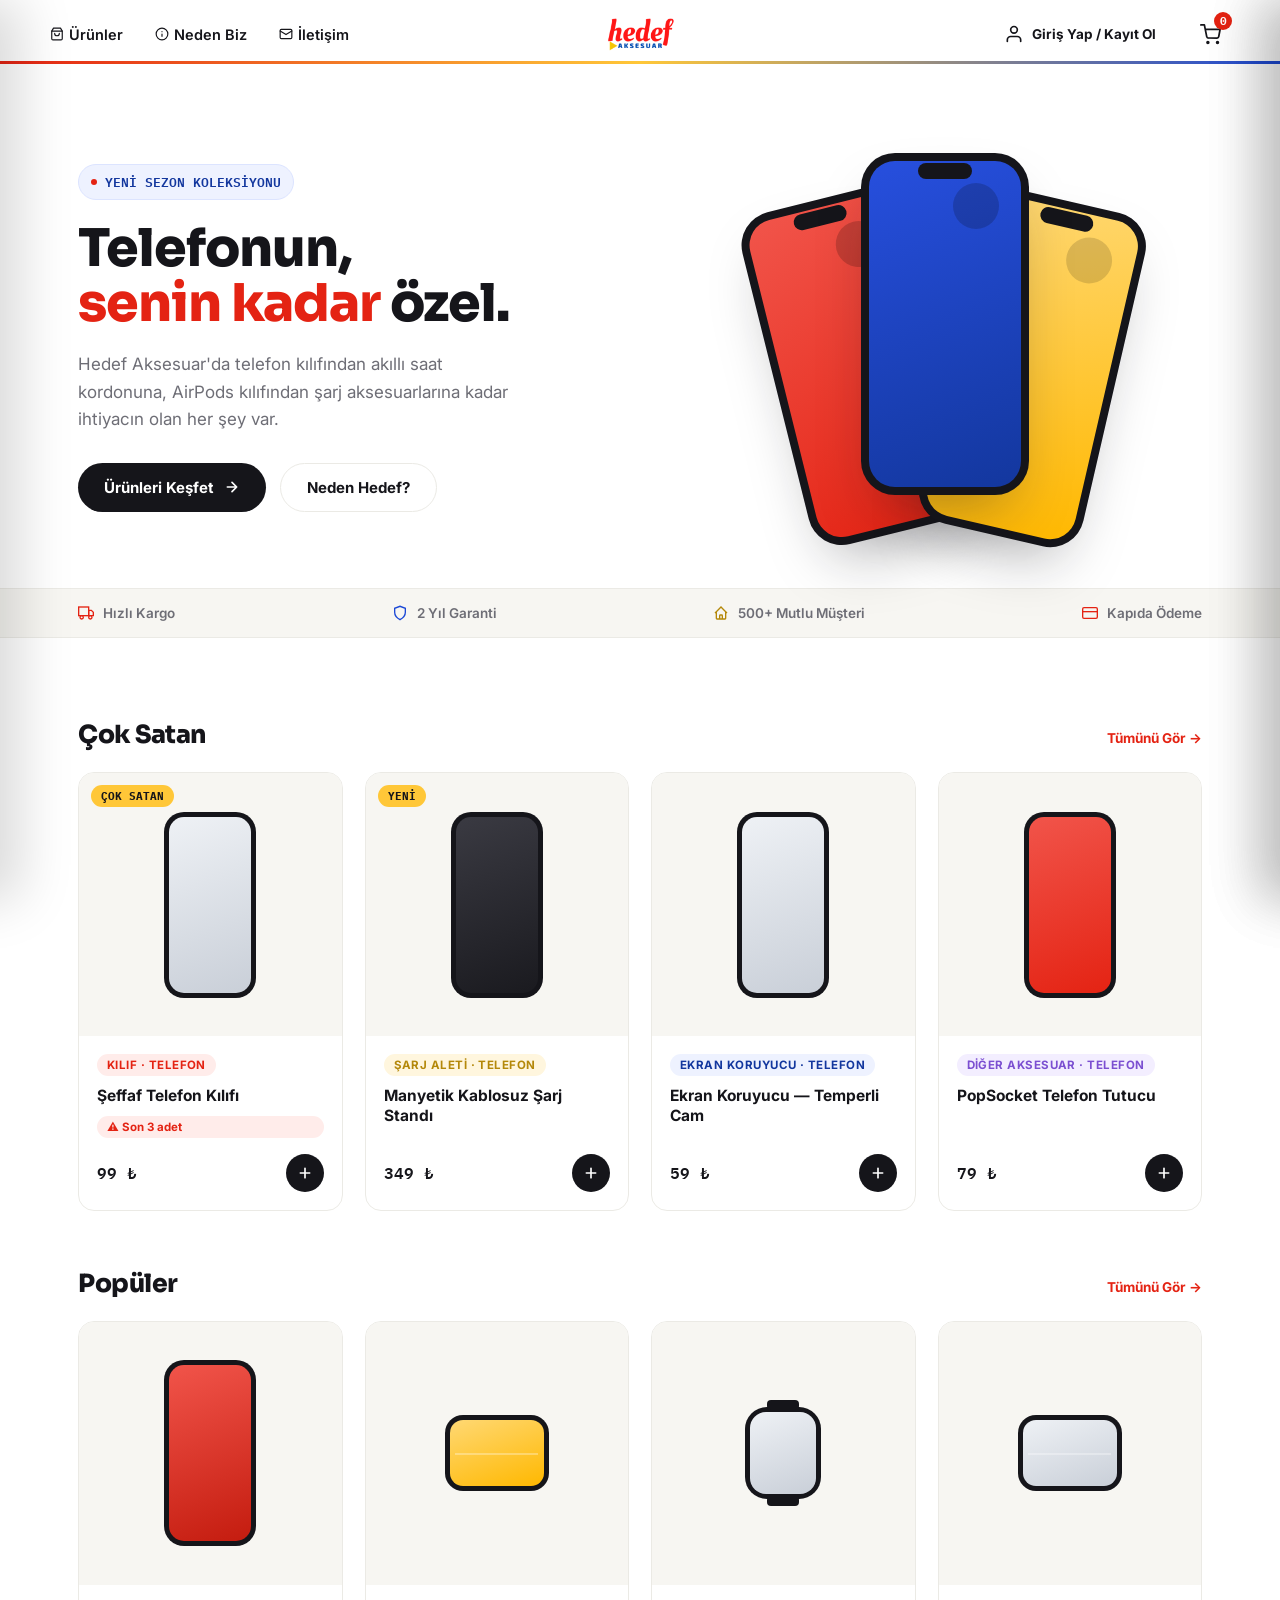
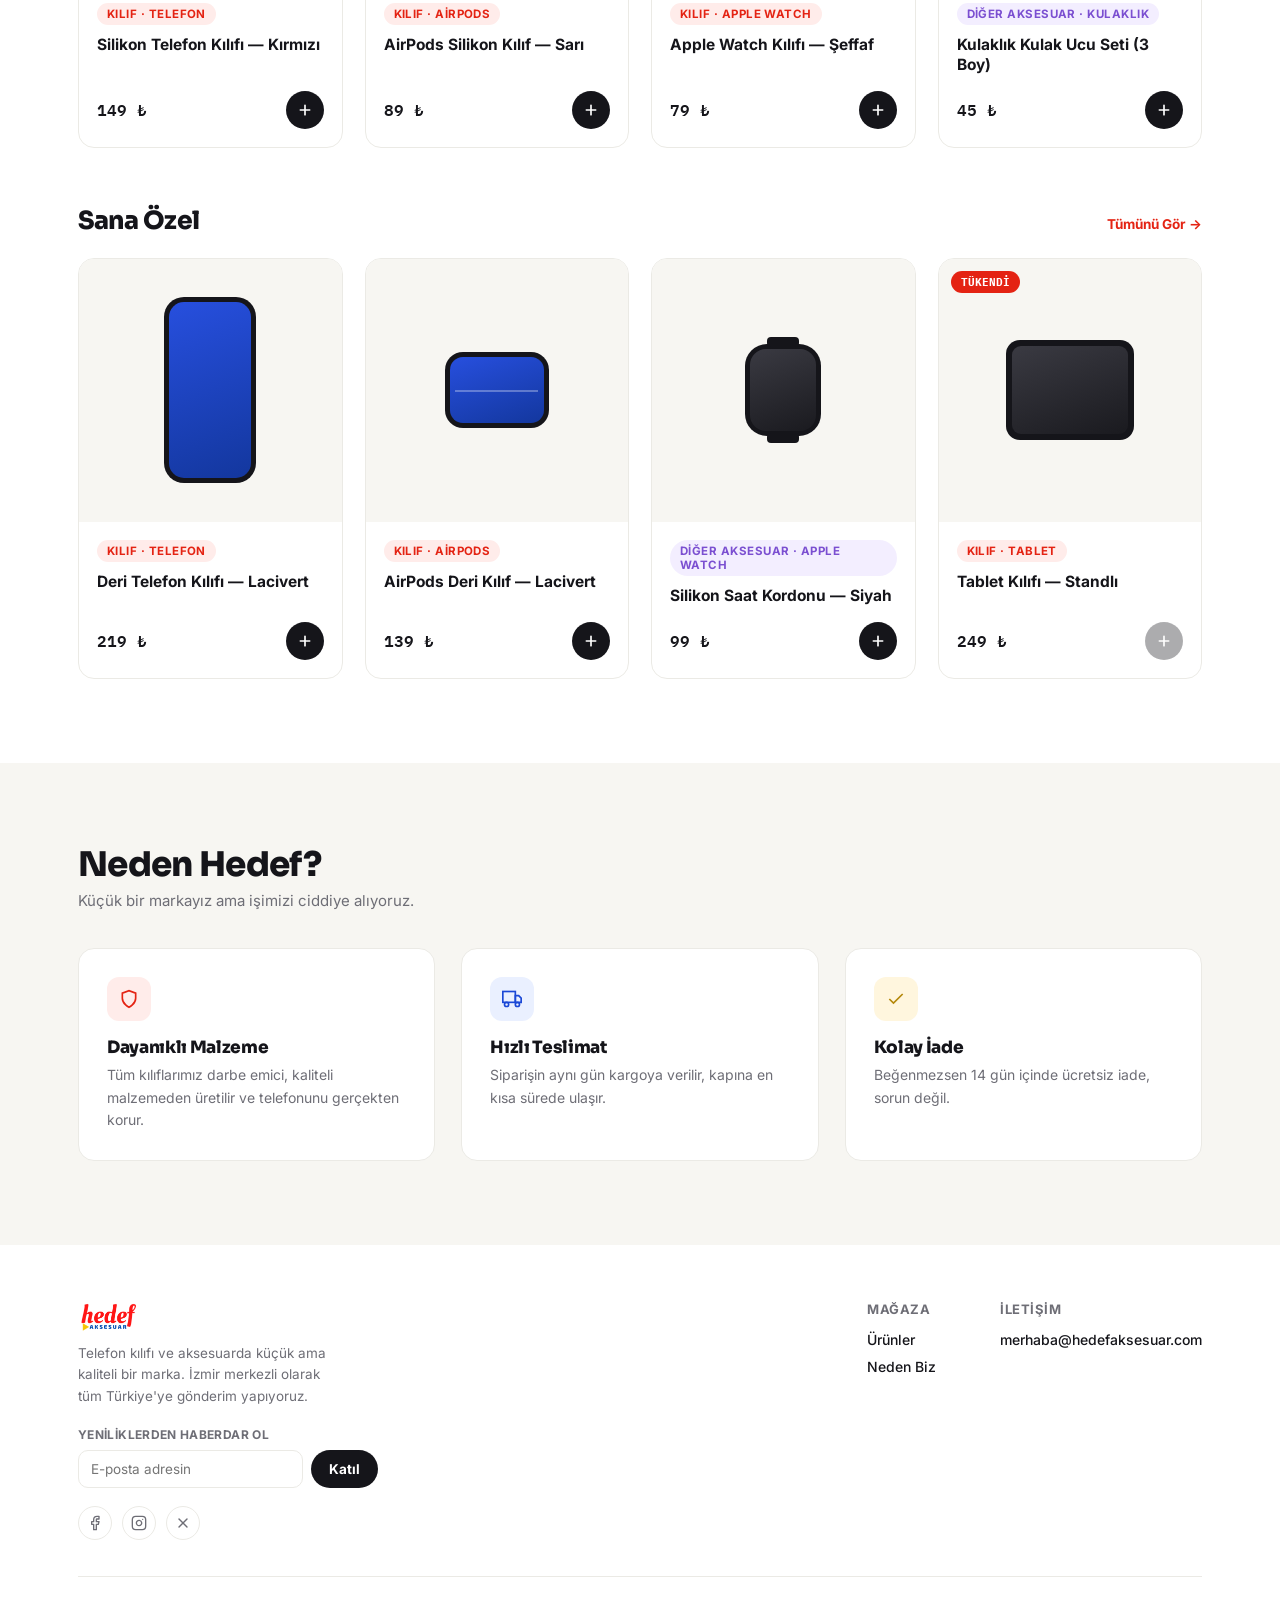
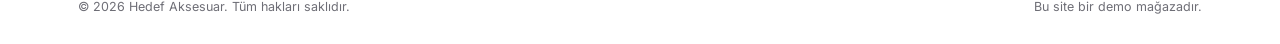
<file: hedef-aksesuar-tekdosya.html>
<!DOCTYPE html>
<html lang="tr">
<head>
<meta charset="UTF-8">
<script>(function(){try{var t=localStorage.getItem('hedefAksesuarTheme')||'system';var dark=t==='dark'||(t==='system'&&window.matchMedia('(prefers-color-scheme: dark)').matches);if(dark)document.documentElement.setAttribute('data-theme','dark');}catch(e){}})();</script>
<meta name="viewport" content="width=device-width, initial-scale=1.0">
<title>Hedef Aksesuar — Telefon Kılıfı ve Aksesuar</title>
<link rel="preconnect" href="https://fonts.googleapis.com">
<link rel="preconnect" href="https://fonts.gstatic.com" crossorigin>
<link href="https://fonts.googleapis.com/css2?family=Sora:wght@400;600;700;800&family=Inter:wght@400;500;600&family=IBM+Plex+Mono:wght@500;600&display=swap" rel="stylesheet">
<style>
  :root{
    --bg:#FFFFFF;
    --bg-soft:#F7F6F2;
    --surface:#FFFFFF;
    --ink:#15151A;
    --muted:#6E6E76;
    --line:#EBEAE5;
    --red:#E42313;
    --red-dark:#C41C0F;
    --blue:#1B48D6;
    --blue-dark:#13379E;
    --yellow:#FFC738;
    --radius:16px;
    --shadow: 0 10px 30px rgba(20,20,25,0.07);
    --fixed-dark:#15151A;
    --solid:#15151A;
    --solid-text:#FFFFFF;
    --status-red-bg:#FFECEA; --status-red-text:#E42313;
    --status-amber-bg:#FFF6DE; --status-amber-text:#B4880A;
    --status-blue-bg:#EEF2FF; --status-blue-text:#13379E;
    --status-purple-bg:#F3EEFF; --status-purple-text:#7B4FD1;
    --status-green-bg:#EAF7EC; --status-green-text:#1E7B34;
  }
  :root[data-theme="dark"]{
    --bg:#18181C;
    --bg-soft:#1E1E23;
    --surface:#232329;
    --ink:#EDEDEC;
    --muted:#9C9CA6;
    --line:#38383F;
    --shadow: 0 10px 30px rgba(0,0,0,0.45);
    --solid:#EDEDEC;
    --solid-text:#18181C;
    --status-red-bg:rgba(228,35,19,0.16); --status-red-text:#FF8A7E;
    --status-amber-bg:rgba(180,136,10,0.24); --status-amber-text:#E4B558;
    --status-blue-bg:rgba(27,72,214,0.22); --status-blue-text:#93ABF2;
    --status-purple-bg:rgba(123,79,209,0.24); --status-purple-text:#C7ABF3;
    --status-green-bg:rgba(30,123,52,0.22); --status-green-text:#74CE92;
  }
  *{box-sizing:border-box; margin:0; padding:0;}
  html{scroll-behavior:smooth; height:100%;}
  body{
    font-family:'Inter',sans-serif;
    color:var(--ink);
    background:var(--bg);
    -webkit-font-smoothing:antialiased;
    overflow-x:hidden;
    display:flex;
    flex-direction:column;
    min-height:100vh;
  }
  h1,h2,h3,.display{
    font-family:'Sora',sans-serif;
    font-weight:800;
    letter-spacing:-0.02em;
    line-height:1.05;
  }
  .mono{font-family:'IBM Plex Mono',monospace;}
  a{color:inherit; text-decoration:none;}
  img{display:block; max-width:100%;}
  button{font-family:inherit; cursor:pointer; border:none; background:none; color:inherit;}
  .wrap{max-width:1180px; margin:0 auto; padding:0 28px;}
  ::selection{background:var(--yellow); color:var(--fixed-dark);}

  /* focus visibility */
  a:focus-visible, button:focus-visible, input:focus-visible{
    outline:2px solid var(--blue);
    outline-offset:3px;
    border-radius:6px;
  }

  @media (prefers-reduced-motion: reduce){
    *{animation-duration:0.001ms !important; transition-duration:0.001ms !important;}
  }

  /* ---------- HEADER ---------- */
  header{
    position:sticky; top:0; z-index:60;
    background:rgba(255,255,255,0.86);
    backdrop-filter:blur(10px);
  }
  :root[data-theme="dark"] header{
    background:rgba(24,24,28,0.86);
  }
  header::after{
    content:""; position:absolute; left:0; right:0; bottom:0; height:3px;
    background:linear-gradient(90deg, var(--red), var(--yellow), var(--blue));
    opacity:1; transition:opacity .3s ease; pointer-events:none;
  }
  header.scrolled::after{opacity:.2;}
  .nav{
    display:grid; grid-template-columns:1fr auto 1fr; align-items:center; column-gap:20px;
    padding:14px 0 10px;
  }
  .logo-mark{height:38px; width:auto;}
  .logo-link{display:flex; align-items:center; cursor:pointer; order:2; justify-self:center;}
  .nav-links{
    display:flex; align-items:center; gap:32px; font-weight:600; font-size:14.5px;
    order:1; justify-self:start;
  }
  .nav-links a{position:relative; padding:6px 0; color:var(--ink); display:flex; align-items:center;}
  .nav-links a::after{
    content:""; position:absolute; left:0; right:0; bottom:0; height:2px;
    background:var(--red); transform:scaleX(0); transform-origin:right;
    transition:transform .25s ease;
  }
  .nav-links a:hover::after{transform:scaleX(1); transform-origin:left;}
  .nav-right{display:flex; align-items:center; gap:18px; order:3; justify-self:end;}
  .icon-btn{
    position:relative; display:flex; align-items:center; justify-content:center;
    width:40px; height:40px; border-radius:50%;
    transition:background .2s ease;
  }
  .icon-btn:hover{background:var(--bg-soft);}
  .icon-btn.has-label{width:auto; border-radius:100px; padding:0 16px 0 12px; gap:8px;}
  #accountBtnLabel{font-size:13.5px; font-weight:700; white-space:nowrap;}
  #accountBtnLabel:empty{display:none;}
  .cart-count{
    position:absolute; top:-2px; right:-2px;
    background:var(--red); color:#fff; font-size:11px; font-weight:700;
    min-width:18px; height:18px; border-radius:50%;
    display:flex; align-items:center; justify-content:center;
    font-family:'IBM Plex Mono',monospace;
  }
  .burger{display:none;}

  /* ---------- HERO ---------- */
  .hero{
    padding:64px 0 40px;
    position:relative;
  }
  .hero .wrap{
    display:grid; grid-template-columns:1.05fr 0.95fr; gap:40px; align-items:center;
  }
  .eyebrow{
    display:inline-flex; align-items:center; gap:8px;
    font-family:'IBM Plex Mono',monospace; font-size:12.5px; font-weight:600;
    color:var(--blue-dark); background:#EEF2FF; border:1px solid #DCE4FF;
    padding:6px 12px; border-radius:100px; margin-bottom:22px;
  }
  .eyebrow .dot{width:6px; height:6px; border-radius:50%; background:var(--red);}
  .hero h1{font-size:52px; margin-bottom:20px;}
  .hero h1 .hl{color:var(--red);}
  .hero p.lead{
    font-size:17px; color:var(--muted); max-width:440px; margin-bottom:30px; line-height:1.6;
  }
  .btn{
    display:inline-flex; align-items:center; gap:10px;
    padding:14px 26px; border-radius:100px; font-weight:700; font-size:15px;
    transition:transform .18s ease, box-shadow .18s ease;
  }
  .btn-primary{background:var(--solid); color:var(--solid-text);}
  .btn-primary:hover{transform:translateY(-2px); box-shadow:var(--shadow);}
  .btn-ghost{background:transparent; color:var(--ink); border:1.5px solid var(--line);}
  .btn-ghost:hover{border-color:var(--ink);}
  .hero-ctas{display:flex; gap:14px; flex-wrap:wrap;}

  /* Signature: fanned phone mockups */
  .phone-stage{
    position:relative; height:420px; display:flex; align-items:center; justify-content:center;
  }
  .phone{
    position:absolute;
    width:168px; height:342px;
    border-radius:34px;
    background:var(--fixed-dark);
    padding:8px;
    box-shadow:0 30px 60px -20px rgba(20,20,25,0.35);
    transition:transform .4s ease;
  }
  .phone .screen{
    width:100%; height:100%; border-radius:26px;
    display:flex; align-items:center; justify-content:center;
    position:relative; overflow:hidden;
  }
  .phone .notch{
    position:absolute; top:10px; left:50%; transform:translateX(-50%);
    width:54px; height:16px; background:var(--fixed-dark); border-radius:10px; z-index:2;
  }
  .phone .cam{
    position:absolute; width:46px; height:46px; border-radius:50%;
    top:22px; right:22px;
  }
  .phone-1{transform:rotate(-14deg) translate(-92px, 6px); z-index:1;}
  .phone-2{transform:rotate(0deg) translate(0,-14px); z-index:3;}
  .phone-3{transform:rotate(13deg) translate(92px, 10px); z-index:1;}
  .phone-stage:hover .phone-1{transform:rotate(-18deg) translate(-100px, 0px);}
  .phone-stage:hover .phone-3{transform:rotate(17deg) translate(100px, 4px);}
  .p1 .screen{background:linear-gradient(160deg,#F1544A,var(--red));}
  .p2 .screen{background:linear-gradient(160deg,#274FDE,var(--blue-dark));}
  .p3 .screen{background:linear-gradient(160deg,#FFD873,#FFB800);}
  .p1 .cam{background:rgba(0,0,0,0.18);}
  .p2 .cam{background:rgba(0,0,0,0.18);}
  .p3 .cam{background:rgba(0,0,0,0.14);}

  /* ---------- STRIP ---------- */
  .strip{
    border-top:1px solid var(--line); border-bottom:1px solid var(--line);
    background:var(--bg-soft);
  }
  .strip .wrap{
    display:flex; justify-content:space-between; padding:16px 28px; flex-wrap:wrap; gap:12px;
  }
  .strip-item{
    display:flex; align-items:center; gap:9px; font-size:13.5px; font-weight:600; color:var(--muted);
  }
  .strip-item svg{flex-shrink:0;}
  .strip-item:nth-child(1) svg{color:var(--red);}
  .strip-item:nth-child(2) svg{color:var(--blue);}
  .strip-item:nth-child(3) svg{color:#B4880A;}
  .strip-item:nth-child(4) svg{color:var(--red);}

  /* ---------- PRODUCTS ---------- */
  .section{padding:84px 0;}
  .section-head{
    display:flex; justify-content:space-between; align-items:flex-end; margin-bottom:38px; gap:20px; flex-wrap:wrap;
  }
  .section-head h2{font-size:34px;}
  .section-head p{color:var(--muted); font-size:15px; max-width:420px; margin-top:8px;}

  .featured-row{margin-bottom:60px;}
  .featured-row:last-child{margin-bottom:0;}
  .featured-row-head{
    display:flex; justify-content:space-between; align-items:baseline; margin-bottom:24px;
  }
  .featured-row-head h2{font-size:25px;}
  .see-all-btn{
    font-weight:700; font-size:13.5px; color:var(--red); white-space:nowrap; transition:opacity .15s ease;
  }
  .see-all-btn:hover{opacity:0.7;}

  .filter-open-btn{
    display:inline-flex; align-items:center; gap:8px; padding:11px 20px; border-radius:100px;
    border:1.5px solid var(--line); background:var(--surface); font-weight:700; font-size:13.5px; color:var(--ink);
    transition:all .18s ease; white-space:nowrap;
  }
  .filter-open-btn:hover{border-color:var(--ink);}
  .filter-open-btn.active{border-color:var(--red); color:var(--red);}
  .filter-badge{
    background:var(--red); color:#fff; font-size:10.5px; font-weight:700; min-width:16px; height:16px;
    border-radius:50%; display:flex; align-items:center; justify-content:center; padding:0 3px;
  }

  .filter-section-label{
    font-size:12px; font-weight:700; color:var(--muted); text-transform:uppercase; letter-spacing:.04em;
    margin:22px 0 12px;
  }
  .filter-section-label:first-child{margin-top:0;}
  .chip-row{display:flex; flex-wrap:wrap; gap:9px;}
  .chip{
    padding:9px 16px; border-radius:100px; border:1.5px solid var(--line); font-size:13px; font-weight:600;
    color:var(--ink); transition:all .15s ease; background:var(--surface);
  }
  .chip:hover{border-color:var(--red);}
  .chip.active{background:var(--red); color:#fff; border-color:var(--red);}

  .grid-empty{
    grid-column:1/-1; text-align:center; padding:60px 20px; color:var(--muted);
    display:flex; flex-direction:column; align-items:center; gap:14px;
  }
  .grid-empty svg{color:var(--line);}
  .grid-empty p{font-size:14.5px; max-width:280px;}
  .grid-empty button{
    font-weight:700; font-size:13.5px; color:var(--red); text-decoration:underline;
  }

  .shop-layout{
    display:grid; grid-template-columns:240px 1fr; gap:32px; align-items:start; margin-top:30px;
  }
  .pagination{
    display:flex; align-items:center; justify-content:center; gap:8px; margin-top:48px; flex-wrap:wrap;
  }
  .page-btn{
    min-width:38px; height:38px; padding:0 8px; border-radius:100px; border:1.5px solid var(--line);
    background:var(--surface); color:var(--ink); font-weight:700; font-size:13.5px; font-family:'IBM Plex Mono',monospace;
    display:flex; align-items:center; justify-content:center; transition:all .15s ease;
  }
  .page-btn:hover:not(:disabled){border-color:var(--ink);}
  .page-btn.active{background:var(--red); color:#fff; border-color:var(--red); cursor:default;}
  .page-btn:disabled{opacity:.35; cursor:not-allowed;}
  .page-dots{color:var(--muted); font-size:13px; padding:0 6px; font-family:'IBM Plex Mono',monospace;}
  .cat-sidebar{
    border:1px solid var(--line); border-radius:var(--radius); padding:6px;
    position:sticky; top:88px;
  }
  .cat-all-btn{
    display:block; width:100%; text-align:left; padding:14px 14px; font-weight:700; font-size:14px;
    border-bottom:1px solid var(--line); border-radius:10px 10px 0 0;
  }
  .cat-all-btn:hover{color:var(--red);}
  .cat-all-btn.active{color:var(--red);}
  .cat-group{border-bottom:1px solid var(--line);}
  .cat-group:last-child{border-bottom:none;}
  .cat-group-head{
    display:flex; align-items:center; justify-content:space-between; width:100%;
    padding:14px 14px; font-weight:700; font-size:14px; text-align:left; transition:color .15s ease;
  }
  .cat-group-head:hover{color:var(--red);}
  .cat-group-head svg{transition:transform .2s ease; flex-shrink:0; color:var(--muted);}
  .cat-group.open .cat-group-head svg{transform:rotate(180deg);}
  .cat-group.brand-active .cat-group-head{color:var(--red);}
  .cat-subs{max-height:0; overflow:hidden; transition:max-height .28s ease;}
  .cat-group.open .cat-subs{max-height:280px;}
  .cat-sub-item{
    display:block; width:100%; text-align:left; padding:9px 14px 9px 26px; font-size:13.5px;
    color:var(--muted); transition:all .15s ease;
  }
  .cat-sub-item:hover{color:var(--ink); background:var(--bg-soft);}
  .cat-sub-item.active{color:var(--red); font-weight:700; background:#FFECEA;}

  .grid{
    display:grid; grid-template-columns:repeat(3, 1fr); gap:22px;
  }
  .featured-grid{grid-template-columns:repeat(4, 1fr);}

  /* ---------- ADMIN PANEL ---------- */
  .admin-login-screen{
    min-height:100vh; display:flex; align-items:center; justify-content:center; background:var(--bg-soft);
  }
  .admin-login-card{
    background:var(--surface); border:1px solid var(--line); border-radius:var(--radius); padding:36px;
    width:340px; max-width:90vw; box-shadow:var(--shadow); text-align:center;
  }
  .admin-login-card h2{font-size:22px; margin-bottom:10px;}
  .admin-login-card p{font-size:13.5px; color:var(--muted); margin-bottom:18px;}
  .admin-input{
    width:100%; padding:12px 14px; border-radius:10px; border:1.5px solid var(--line);
    font-family:inherit; font-size:14px; color:var(--ink); background:var(--surface);
  }
  .admin-input:focus{outline:none; border-color:var(--ink);}

  .admin-mini-bar{padding:16px 28px 0;}
  .admin-mini-label{
    font-size:12px; font-weight:700; color:var(--muted); text-transform:uppercase; letter-spacing:.04em;
  }
  .admin-exit-btn{
    display:none; align-items:center; gap:6px; font-size:13.5px; font-weight:700; color:var(--red);
    padding:6px 0; transition:opacity .15s ease;
  }
  .admin-exit-btn:hover{opacity:.7;}
  body.admin-mode .admin-exit-btn{display:flex;}
  body.admin-mode .nav-links{display:none;}
  body.admin-mode #cartBtn{display:none;}
  body.admin-mode .admin-menu-btn{display:flex;}

  .admin-menu-btn{
    display:none; order:1; justify-self:start; flex-direction:column; align-items:center; justify-content:center;
    gap:5px; width:40px; height:40px; border-radius:50%; transition:background .2s ease;
  }
  .admin-menu-btn:hover{background:var(--bg-soft);}
  .admin-menu-bar{width:18px; height:2px; background:var(--ink); border-radius:2px; transition:transform .3s ease, opacity .3s ease;}
  .admin-menu-btn.open .admin-menu-bar:nth-child(1){transform:translateY(7px) rotate(45deg);}
  .admin-menu-btn.open .admin-menu-bar:nth-child(2){opacity:0;}
  .admin-menu-btn.open .admin-menu-bar:nth-child(3){transform:translateY(-7px) rotate(-45deg);}

  .admin-tabs{
    display:flex; gap:8px; flex-wrap:wrap; margin-bottom:18px; border-bottom:1px solid var(--line); padding-bottom:12px;
  }
  .admin-tab-btn{
    display:inline-flex; align-items:center; gap:6px;
    padding:9px 15px; border-radius:100px; font-weight:600; font-size:13.5px; color:var(--muted);
    border:1.5px solid var(--line); transition:all .15s ease;
  }
  .admin-tab-btn:hover{color:var(--ink); border-color:var(--ink);}
  .admin-tab-btn.active{background:var(--solid); color:var(--solid-text); border-color:var(--solid);}

  .admin-panel{padding-bottom:40px;}
  .admin-panel-head{display:flex; justify-content:space-between; align-items:center; margin-bottom:14px;}
  .admin-panel-head h3{font-size:18px;}
  .muted-count{color:var(--muted); font-weight:500; font-size:14px;}
  .muted-note{color:var(--muted); font-size:13.5px; margin-bottom:12px; line-height:1.6;}

  .stat-grid{display:grid; grid-template-columns:repeat(4,1fr); gap:14px; margin-bottom:18px;}
  .stat-card{
    background:var(--surface); border:1px solid var(--line); border-radius:var(--radius); padding:16px;
    position:relative; overflow:hidden;
  }
  .stat-card::before{content:""; position:absolute; top:0; left:0; right:0; height:4px; background:var(--line);}
  .stat-card:nth-child(1)::before{background:var(--blue);}
  .stat-card:nth-child(2)::before{background:var(--yellow);}
  .stat-card:nth-child(3)::before{background:var(--red);}
  .stat-card.warn::before{background:var(--red);}
  .stat-card .stat-label{font-size:12px; color:var(--muted); font-weight:600; text-transform:uppercase; letter-spacing:.03em;}
  .stat-card .stat-value{font-family:'IBM Plex Mono',monospace; font-size:26px; font-weight:600; margin-top:6px;}
  .stat-card.warn .stat-value{color:var(--red);}

  .admin-card{
    background:var(--surface); border:1px solid var(--line); border-radius:var(--radius); padding:18px; margin-bottom:16px;
  }
  .admin-card h3{font-size:16.5px; margin-bottom:12px;}
  .admin-two-col{display:grid; grid-template-columns:1fr 1fr; gap:16px;}

  .admin-table-wrap{overflow-x:auto;}

  .stock-card{
    background:var(--surface); border:1px solid var(--line); border-radius:14px; padding:12px 14px; margin-bottom:9px;
    transition:border-color .15s ease;
  }
  .stock-card:hover{border-color:#DCE4FF;}
  .stock-card-head{display:flex; align-items:center; gap:14px; flex-wrap:wrap;}
  .stock-card-head.clickable{cursor:pointer;}
  .stock-card-thumb{
    width:42px; height:42px; border-radius:9px; background:var(--bg-soft); display:flex; align-items:center;
    justify-content:center; overflow:hidden; font-size:18px; flex-shrink:0;
  }
  .stock-card-thumb img{width:100%; height:100%; object-fit:cover;}
  .stock-card-name{font-weight:700; font-size:14px; flex:1; min-width:160px;}
  .stock-chevron{color:var(--muted); transition:transform .2s ease; flex-shrink:0;}
  .stock-chevron.open{transform:rotate(180deg); color:var(--blue);}
  .stock-variant-section{
    max-height:0; overflow:hidden; transition:max-height .3s ease;
    margin-top:0; padding-top:0; border-top:none;
  }
  .stock-variant-section.open{max-height:1400px; margin-top:16px; padding-top:16px; border-top:1px solid var(--line);}
  .stock-grid-wrap{display:grid; grid-template-columns:1fr 1fr; gap:24px;}
  .stock-grid-block{min-width:0;}
  .stock-variant-group-label{font-size:12px; font-weight:700; color:var(--ink); margin:0 0 10px;}
  .stock-grid{background:var(--bg-soft); border-radius:10px; padding:6px 12px;}
  .stock-grid-row{
    display:grid; grid-template-columns:1fr auto 64px; align-items:center; gap:10px;
    padding:9px 0; border-bottom:1px solid var(--line);
  }
  .stock-grid-row:last-child{border-bottom:none;}
  .stock-grid-label{display:flex; align-items:center; gap:8px; font-size:13.5px; font-weight:600;}
  .stock-grid-label .tag-chip-dot{width:12px; height:12px; border-radius:50%; flex-shrink:0; border:1px solid rgba(0,0,0,.1);}
  .stock-grid-input{
    width:64px; padding:6px 8px; border-radius:8px; border:1.5px solid var(--line); font-family:'IBM Plex Mono',monospace;
    font-size:13px; text-align:center; background:var(--surface); transition:border-color .15s ease;
  }
  .stock-grid-input:focus{outline:none; border-color:var(--blue);}
  @media (max-width:700px){ .stock-grid-wrap{grid-template-columns:1fr;} }
  .stock-matrix-wrap{overflow-x:auto; background:var(--bg-soft); border-radius:10px; padding:4px 12px;}
  .stock-matrix{border-collapse:collapse; width:100%; font-size:13px;}
  .stock-matrix th, .stock-matrix td{padding:9px 10px; border-bottom:1px solid var(--line); text-align:center; white-space:nowrap;}
  .stock-matrix th{color:var(--muted); font-weight:700; font-size:11px; text-transform:uppercase; letter-spacing:.03em;}
  .stock-matrix td:first-child, .stock-matrix th:first-child{text-align:left; position:sticky; left:0; background:var(--bg-soft); font-weight:700; font-size:13.5px;}
  .stock-matrix tbody tr:last-child td{border-bottom:none;}
  .stock-matrix tfoot td{font-weight:700; border-top:1.5px solid var(--line); border-bottom:none; padding-top:11px;}
  .stock-matrix-input{
    width:60px; padding:6px 6px; border-radius:8px; border:1.5px solid var(--line); font-family:'IBM Plex Mono',monospace;
    font-size:12.5px; text-align:center; background:var(--surface); transition:border-color .15s ease;
  }
  .stock-matrix-input:focus{outline:none; border-color:var(--blue);}
  .stock-col-dot{width:10px; height:10px; border-radius:50%; display:inline-block; margin-right:6px; border:1px solid rgba(0,0,0,.1); vertical-align:-1px;}
  .stock-matrix-note{font-size:12.5px; color:var(--muted); margin-top:10px;}
  .admin-table{width:100%; border-collapse:collapse; font-size:14.5px;}
  .admin-table th{
    text-align:left; padding:12px; color:var(--muted); font-weight:700; font-size:12px;
    text-transform:uppercase; letter-spacing:.03em; border-bottom:1.5px solid var(--line); white-space:nowrap;
  }
  .admin-table td{padding:10px 12px; border-bottom:1px solid var(--line); vertical-align:middle;}
  .admin-thumb{
    width:44px; height:44px; border-radius:8px; background:var(--bg-soft); display:flex; align-items:center; justify-content:center; overflow:hidden; font-size:18px;
  }
  .admin-thumb img{width:100%; height:100%; object-fit:cover;}
  .admin-action-btn{
    display:inline-flex; align-items:center; gap:5px; padding:8px 13px; border-radius:8px; font-size:13px; font-weight:700;
    border:1.5px solid var(--line); color:var(--ink); margin-right:6px; background:var(--surface); white-space:nowrap;
  }
  .admin-action-btn:hover{border-color:var(--ink); background:var(--bg-soft);}
  .admin-action-btn.danger{color:var(--red); border-color:#FFD4CE;}
  .admin-action-btn.danger:hover{background:#FFECEA; border-color:var(--red);}
  .admin-btn-icon{
    width:30px; height:30px; border-radius:8px; display:inline-flex; align-items:center; justify-content:center;
    border:1.5px solid var(--line); color:var(--muted); transition:all .15s ease; margin-right:4px;
  }
  .admin-btn-icon:hover{border-color:var(--ink); color:var(--ink);}
  .admin-btn-icon.danger:hover{border-color:var(--red); color:var(--red); background:#FFECEA;}
  .qty-inline{display:flex; align-items:center; gap:6px;}
  .qty-inline .qty-btn{width:24px; height:24px; border-radius:6px; border:1.5px solid var(--line);}
  .stock-badge{
    font-family:'IBM Plex Mono',monospace; font-weight:600; font-size:12.5px; padding:3px 9px; border-radius:100px;
  }
  .stock-ok{background:var(--status-green-bg); color:var(--status-green-text);}
  .stock-low{background:var(--status-amber-bg); color:var(--status-amber-text);}
  .stock-out{background:var(--status-red-bg); color:var(--status-red-text);}
  .warn-badge{
    display:inline-flex; align-items:center; gap:5px; font-size:11.5px; font-weight:700; color:var(--status-red-text);
    background:var(--status-red-bg); padding:4px 10px; border-radius:100px;
  }

  .admin-form-row{display:flex; gap:10px; margin-top:14px; flex-wrap:wrap;}
  .admin-form-row .admin-input{flex:1; min-width:140px;}
  .admin-form{
    background:var(--bg-soft); border:1px solid var(--line); border-radius:var(--radius); padding:18px; margin-bottom:16px;
  }
  .admin-form-grid{display:grid; grid-template-columns:1fr 1fr; gap:14px; margin-bottom:14px;}
  .admin-form label{font-size:12.5px; font-weight:700; color:var(--muted); display:block; margin-bottom:6px; text-transform:uppercase; letter-spacing:.03em;}
  .admin-form-actions{display:flex; gap:10px; margin-top:6px;}

  .tag-input-box{
    border:1.5px solid var(--line); border-radius:10px; padding:10px 12px; background:var(--surface);
  }
  .tag-chip-row{display:flex; flex-wrap:wrap; gap:8px;}
  .tag-chip-row:not(:empty){margin-bottom:8px;}
  .tag-chip{
    display:inline-flex; align-items:center; gap:7px; background:var(--bg-soft); border-radius:100px;
    padding:6px 6px 6px 13px; font-size:13px; font-weight:600;
  }
  .tag-chip-dot{width:12px; height:12px; border-radius:50%; border:1px solid rgba(0,0,0,.12); flex-shrink:0;}
  .tag-chip button{
    width:19px; height:19px; border-radius:50%; display:flex; align-items:center; justify-content:center;
    color:var(--muted); font-size:11px; transition:all .15s ease;
  }
  .tag-chip button:hover{background:var(--red); color:#fff;}
  .variant-chip{gap:6px;}
  .model-chip-added{background:#EEF2FF; border:1px solid #DCE4FF;}
  .model-chip-available{background:var(--surface);}
  .model-chip-available:hover{background:var(--bg-soft); border-color:var(--ink);}
  .model-stock-input{display:inline-flex; align-items:center;}
  .model-stock-input input{
    width:46px; padding:3px 5px; border-radius:6px; border:1px solid var(--line); font-size:11.5px;
    font-family:'IBM Plex Mono',monospace; text-align:center; background:var(--surface);
  }
  .model-stock-input input:focus{outline:none; border-color:var(--blue);}
  .variant-photo-btn{
    width:22px; height:22px; border-radius:50%; display:inline-flex; align-items:center; justify-content:center;
    color:var(--muted); font-size:11px; transition:all .15s ease; background:transparent;
  }
  .variant-photo-btn:hover{background:var(--blue); color:#fff;}
  .variant-photo-btn.has-photo{background:#EAF7EC; color:#1E7B34;}
  .variant-photo-btn.has-photo:hover{background:var(--blue); color:#fff;}

  .barcode-grid{display:flex; flex-wrap:wrap; gap:14px;}
  .barcode-card{
    border:1.5px solid var(--line); border-radius:12px; padding:12px 14px; background:var(--surface);
    display:flex; flex-direction:column; align-items:center; gap:8px; min-width:180px;
  }
  .barcode-label{font-size:12px; font-weight:700; color:var(--ink); text-align:center;}
  .barcode-manual-tag{
    display:inline-block; font-size:10px; font-weight:700; color:var(--status-green-text); background:var(--status-green-bg);
    padding:2px 7px; border-radius:100px; text-transform:uppercase; letter-spacing:.02em;
  }

  /* Barkodlar sekmesi — sıkı satır düzeni (model + desen ön planda, barkod görseli ikincil) */
  .barcode-model-block{padding:12px 0; border-bottom:1px dashed var(--line);}
  .barcode-model-block:last-child{border-bottom:none; padding-bottom:0;}
  .barcode-model-block:first-child{padding-top:0;}
  .barcode-list{background:var(--bg-soft); border-radius:10px; padding:2px 14px;}
  .barcode-row{
    display:grid; grid-template-columns:1fr auto 96px auto; align-items:center; gap:12px;
    padding:8px 0; border-bottom:1px solid var(--line);
  }
  .barcode-row:last-child{border-bottom:none;}
  .barcode-row-name{display:flex; align-items:center; gap:7px; font-size:13px; font-weight:600; color:var(--ink); min-width:0;}
  .barcode-row-svg{display:flex; align-items:center;}
  .barcode-row-code{font-family:'IBM Plex Mono',monospace; font-size:10px; color:var(--muted); white-space:nowrap; text-align:right;}
  .barcode-manual-tag-mini{
    font-size:9px; font-weight:700; color:var(--status-green-text); background:var(--status-green-bg);
    padding:1px 6px; border-radius:100px; text-transform:uppercase; letter-spacing:.02em; flex-shrink:0;
  }
  .barcode-row-action{display:flex; align-items:center; gap:5px;}
  .barcode-mini-input{
    width:78px; padding:5px 7px; border-radius:7px; border:1.5px solid var(--line); background:var(--surface);
    font-family:'IBM Plex Mono',monospace; font-size:11px; text-align:center; color:var(--ink);
  }
  .barcode-mini-input:focus{outline:none; border-color:var(--blue);}
  @media (max-width:700px){
    .barcode-row{grid-template-columns:1fr auto; row-gap:6px;}
    .barcode-row-code{display:none;}
  }
  .tag-input-field{
    width:100%; border:none; outline:none; font-family:inherit; font-size:14.5px; padding:4px 2px; background:transparent;
  }

  .category-row, .brand-row, .tier-row, .dealer-row{
    display:flex; align-items:center; justify-content:space-between; padding:10px 0; border-bottom:1px solid var(--line); font-size:14.5px;
  }
  .category-row:last-child, .brand-row:last-child, .tier-row:last-child, .dealer-row:last-child{border-bottom:none;}
  .brand-models{padding:10px 0 4px 4px; margin-top:10px; border-top:1px dashed var(--line);}
  .brand-model-chip{
    display:inline-flex; align-items:center; gap:6px; background:var(--bg-soft); border-radius:100px;
    padding:6px 6px 6px 13px; font-size:12.5px; margin:4px 7px 4px 0; font-weight:600;
  }
  .chip-remove-btn{
    width:18px; height:18px; border-radius:50%; display:inline-flex; align-items:center; justify-content:center;
    color:var(--muted); font-size:11px; transition:all .15s ease;
  }
  .chip-remove-btn:hover{background:var(--red); color:#fff;}


  .order-card{border:1px solid var(--line); border-radius:14px; padding:18px; margin-bottom:14px;}
  .order-head{display:flex; justify-content:space-between; align-items:flex-start; margin-bottom:14px; flex-wrap:wrap; gap:8px;}
  .order-id{font-family:'IBM Plex Mono',monospace; font-weight:700; font-size:14px;}
  .order-customer{font-size:13px; color:var(--muted); margin-top:3px;}
  .order-items{font-size:13px; color:var(--muted); margin-bottom:14px;}
  .status-stepper{display:flex; align-items:center; gap:6px; flex-wrap:wrap;}
  .status-step{
    padding:7px 14px; border-radius:100px; font-size:12px; font-weight:700; border:1.5px solid var(--line); color:var(--muted);
    cursor:pointer; transition:all .15s ease;
  }
  .status-step.done{background:var(--solid); color:var(--solid-text); border-color:var(--solid);}
  .status-step.current{background:var(--red); color:#fff; border-color:var(--red);}

  @media (max-width:900px){
    .stat-grid{grid-template-columns:repeat(2,1fr);}
    .admin-two-col{grid-template-columns:1fr;}
    .admin-form-grid{grid-template-columns:1fr;}
  }

  /* ---------- AUTH / PROFILE ---------- */
  .auth-tabs{display:flex; gap:8px;}
  #profileView label{font-size:12px; font-weight:700; color:var(--muted); text-transform:uppercase; letter-spacing:.03em; display:block; margin-bottom:6px;}

  .profile-header{display:flex; align-items:center; gap:20px; margin-bottom:32px; padding-bottom:26px; border-bottom:1px solid var(--line);}
  .theme-switch-card{
    display:flex; align-items:center; justify-content:space-between; gap:14px; flex-wrap:wrap;
    padding:14px 18px; border:1px solid var(--line); border-radius:var(--radius); margin-bottom:24px; background:var(--bg-soft);
  }
  .theme-switch-label{font-size:13.5px; font-weight:700; color:var(--ink);}
  .theme-switch-sub{font-size:12px; color:var(--muted); margin-top:2px;}
  .theme-toggle{display:flex; gap:4px; background:var(--surface); border:1px solid var(--line); border-radius:100px; padding:3px;}
  .theme-toggle-btn{
    display:flex; align-items:center; gap:6px; padding:7px 13px; border-radius:100px; font-size:12.5px; font-weight:700; color:var(--muted);
    transition:all .15s ease;
  }
  .theme-toggle-btn.active{background:var(--solid); color:var(--solid-text);}
  .theme-toggle-btn:hover:not(.active){color:var(--ink);}
  .profile-avatar{
    width:76px; height:76px; border-radius:50%; background:linear-gradient(135deg, #FFE8D6, #FFF6DE); display:flex; align-items:center; justify-content:center;
    overflow:hidden; font-size:27px; font-weight:700; color:var(--red); position:relative; flex-shrink:0; font-family:'Sora',sans-serif;
  }
  .profile-avatar img{width:100%; height:100%; object-fit:cover;}
  .profile-avatar-edit{
    position:absolute; bottom:-2px; right:-2px; width:26px; height:26px; border-radius:50%; background:var(--solid); color:var(--solid-text);
    display:flex; align-items:center; justify-content:center; cursor:pointer; border:2px solid var(--bg);
  }
  .profile-name{font-family:'Sora',sans-serif; font-size:21px; font-weight:800;}
  .profile-role-badge{display:inline-block; margin-top:6px; font-size:12px; font-weight:700; padding:4px 11px; border-radius:100px; background:var(--bg-soft); color:var(--muted);}
  .profile-role-badge.admin{background:#FFECEA; color:var(--red);}

  .profile-layout{display:grid; grid-template-columns:230px 1fr; gap:36px; align-items:start;}
  .profile-menu{display:flex; flex-direction:column; gap:3px;}
  .profile-menu-item{
    display:flex; align-items:center; gap:11px; padding:12px 14px; border-radius:10px; font-size:14.5px; font-weight:600;
    color:var(--muted); text-align:left; width:100%; transition:all .15s ease;
  }
  .profile-menu-item:hover{background:var(--bg-soft); color:var(--ink);}
  .profile-menu-item.active{background:var(--solid); color:var(--solid-text);}
  .profile-menu-item svg{flex-shrink:0;}
  .profile-menu-item.admin-mode-item{color:var(--red); margin-top:12px; border-top:1px solid var(--line); padding-top:18px; border-radius:0;}

  .profile-section-title{font-size:19px; font-weight:800; margin-bottom:6px; font-family:'Sora',sans-serif;}
  .profile-section-sub{font-size:13.5px; color:var(--muted); margin-bottom:20px;}
  .order-mini{border:1px solid var(--line); border-radius:14px; padding:16px 18px; margin-bottom:12px;}
  .order-mini-head{display:flex; justify-content:space-between; align-items:center; margin-bottom:8px; flex-wrap:wrap; gap:6px;}
  .order-mini-id{font-family:'IBM Plex Mono',monospace; font-weight:700; font-size:13.5px;}
  .order-status-pill{font-size:11.5px; font-weight:700; padding:4px 11px; border-radius:100px; background:var(--bg-soft); color:var(--ink);}
  .coupon-card{
    border:1.5px dashed var(--line); border-radius:12px; padding:16px 18px; margin-bottom:12px;
    display:flex; justify-content:space-between; align-items:center; flex-wrap:wrap; gap:10px;
  }
  .coupon-code{font-family:'IBM Plex Mono',monospace; font-weight:700; font-size:15px; color:var(--red);}
  .message-card{border-bottom:1px solid var(--line); padding:15px 0;}
  .message-card:last-child{border-bottom:none;}
  .session-row{display:flex; justify-content:space-between; align-items:center; padding:13px 0; border-bottom:1px solid var(--line); flex-wrap:wrap; gap:8px;}
  .session-row:last-child{border-bottom:none;}
  .address-card{border:1px solid var(--line); border-radius:12px; padding:16px 18px; margin-bottom:12px;}
  .account-tabs-mini{display:flex; gap:8px; margin-bottom:18px; flex-wrap:wrap;}

  @media (max-width:800px){
    .profile-layout{grid-template-columns:1fr;}
    .profile-menu{flex-direction:row; overflow-x:auto; gap:6px; padding-bottom:10px; -webkit-overflow-scrolling:touch;}
    .profile-menu-item{white-space:nowrap; flex-shrink:0;}
    .profile-menu-item.admin-mode-item{margin-top:0; border-top:none; padding-top:12px; border-left:1px solid var(--line); border-radius:10px; padding-left:18px;}
  }

  /* ---------- PRODUCT DETAIL PAGE ---------- */
  .card{cursor:pointer;}
  .pd-layout{display:grid; grid-template-columns:1fr 1fr; gap:56px; align-items:start;}
  .pd-media{
    background:var(--bg-soft); display:flex; align-items:center; justify-content:center; padding:60px;
    border-radius:24px; min-height:420px; overflow:hidden;
  }
  .pd-media img{width:100%; height:100%; object-fit:cover; border-radius:18px;}
  .pd-media .mini-phone, .pd-media .mini-watch, .pd-media .mini-airpods, .pd-media .mini-tablet{transform:scale(2.1);}
  .pd-info{padding-top:6px;}
  .pd-cat{font-size:12.5px; color:var(--blue-dark); font-weight:700; text-transform:uppercase; letter-spacing:.03em;}
  .pd-name{font-size:30px; font-weight:800; margin:10px 0 14px; font-family:'Sora',sans-serif; line-height:1.2;}
  .pd-price{font-family:'IBM Plex Mono',monospace; font-size:27px; font-weight:600; margin-bottom:8px;}
  .pd-section-label{font-size:12px; font-weight:700; color:var(--muted); text-transform:uppercase; letter-spacing:.03em; margin:24px 0 12px;}
  .pd-color-row{display:flex; gap:10px; flex-wrap:wrap;}
  .pd-color-chip{display:flex; align-items:center; gap:8px; padding:9px 16px; border-radius:100px; border:1.5px solid var(--line); font-size:13.5px; font-weight:600; background:var(--surface);}
  .pd-color-chip.active{border-color:var(--ink); background:var(--bg-soft);}
  .pd-color-dot{width:14px; height:14px; border-radius:50%; border:1px solid rgba(0,0,0,0.12); flex-shrink:0;}
  .pd-model-chip{padding:9px 16px; border-radius:100px; border:1.5px solid var(--line); font-size:13.5px; font-weight:600; background:var(--surface);}
  .pd-model-chip.active{background:var(--solid); color:var(--solid-text); border-color:var(--solid);}
  .pd-qty-row{display:flex; align-items:center; gap:16px; margin:10px 0 26px;}
  .pd-qty-row .qty-btn{width:34px; height:34px; border-radius:9px;}
  .pd-add-btn{width:100%; justify-content:center; padding:16px; max-width:340px;}
  .pd-stock-note{font-size:13px; color:var(--muted); margin-top:14px;}
  @media (max-width:800px){
    .pd-layout{grid-template-columns:1fr; gap:28px;}
    .pd-media{padding:36px; min-height:280px;}
    .pd-name{font-size:24px;}
  }
  .card{
    background:var(--surface); border:1px solid var(--line); border-radius:var(--radius);
    overflow:hidden; display:flex; flex-direction:column;
    transition:transform .22s ease, box-shadow .22s ease;
    opacity:0; transform:translateY(14px); animation:rise .5s ease forwards;
  }
  @keyframes rise{to{opacity:1; transform:translateY(0);}}
  .card:hover{transform:translateY(-4px); box-shadow:var(--shadow);}
  .card-media{
    aspect-ratio:1/1; background:var(--bg-soft); display:flex; align-items:center; justify-content:center;
    position:relative;
  }
  .card-media .mini-phone{
    width:92px; height:186px; border-radius:20px; background:var(--fixed-dark); padding:5px;
  }
  .card-media .mini-phone .mscreen{width:100%; height:100%; border-radius:15px;}
  .card-media .mini-watch{
    width:76px; height:92px; border-radius:22px; background:var(--fixed-dark); padding:5px; position:relative;
  }
  .card-media .mini-watch::before, .card-media .mini-watch::after{
    content:""; position:absolute; left:50%; transform:translateX(-50%);
    width:32px; height:10px; background:var(--fixed-dark); border-radius:4px;
  }
  .card-media .mini-watch::before{top:-7px;}
  .card-media .mini-watch::after{bottom:-7px;}
  .card-media .mini-watch .mscreen{width:100%; height:100%; border-radius:16px;}
  .card-media .mini-airpods{
    width:104px; height:76px; border-radius:18px; background:var(--fixed-dark); padding:5px;
  }
  .card-media .mini-airpods .mscreen{
    width:100%; height:100%; border-radius:13px; position:relative; overflow:hidden;
  }
  .card-media .mini-airpods .mscreen::after{
    content:""; position:absolute; left:6%; right:6%; top:50%; height:2px; background:rgba(255,255,255,0.3);
  }
  .card-media .mini-tablet{
    width:128px; height:100px; border-radius:14px; background:var(--fixed-dark); padding:6px;
  }
  .card-media .mini-tablet .mscreen{width:100%; height:100%; border-radius:9px;}
  .tag{
    position:absolute; top:12px; left:12px; background:var(--yellow); color:var(--fixed-dark);
    font-size:11px; font-weight:700; padding:4px 10px; border-radius:100px;
    font-family:'IBM Plex Mono',monospace;
  }
  .card-body{padding:18px; display:flex; flex-direction:column; gap:10px; flex:1;}
  .card-cat{font-size:11.5px; font-weight:700; color:var(--blue-dark); text-transform:uppercase; letter-spacing:.04em;}
  .card-name{font-size:15.5px; font-weight:700; line-height:1.3;}
  .card-bottom{display:flex; align-items:center; justify-content:space-between; margin-top:auto; padding-top:6px;}
  .price{font-family:'IBM Plex Mono',monospace; font-weight:600; font-size:16px;}
  .add-btn{
    width:38px; height:38px; border-radius:50%; background:var(--solid); color:var(--solid-text);
    display:flex; align-items:center; justify-content:center; transition:background .18s ease, transform .18s ease;
  }
  .add-btn:hover{background:var(--red); transform:scale(1.06);}

  /* ---------- ABOUT / WHY ---------- */
  .why{background:var(--bg-soft);}
  .why-grid{display:grid; grid-template-columns:repeat(3,1fr); gap:26px; margin-top:38px;}
  .why-card{
    background:var(--surface); border:1px solid var(--line); border-radius:var(--radius); padding:28px;
  }
  .why-icon{
    width:44px; height:44px; border-radius:12px; display:flex; align-items:center; justify-content:center;
    margin-bottom:18px;
  }
  .why-card:nth-child(1) .why-icon{background:#FFECEA; color:var(--red);}
  .why-card:nth-child(2) .why-icon{background:#EAF0FF; color:var(--blue);}
  .why-card:nth-child(3) .why-icon{background:#FFF6DE; color:#B4880A;}
  .why-card h3{font-size:17px; margin-bottom:8px;}
  .why-card p{font-size:14px; color:var(--muted); line-height:1.6;}

  /* ---------- FOOTER ---------- */
  footer{padding:56px 0 30px; margin-top:auto;}
  .footer-top{
    display:flex; justify-content:space-between; align-items:flex-start; flex-wrap:wrap; gap:32px; padding-bottom:36px;
  }
  .foot-brand p{color:var(--muted); font-size:13.5px; margin-top:10px; max-width:260px; line-height:1.6;}
  .foot-newsletter{margin-top:20px; max-width:300px;}
  .foot-newsletter-label{font-size:12px; font-weight:700; color:var(--muted); text-transform:uppercase; letter-spacing:.03em; margin-bottom:8px; display:block;}
  .foot-newsletter-row{display:flex; gap:8px;}
  .foot-newsletter-row .admin-input{padding:10px 12px; font-size:13.5px;}
  .foot-newsletter-row .btn{padding:10px 18px; font-size:13.5px; white-space:nowrap;}
  .foot-social{display:flex; gap:10px; margin-top:18px;}
  .foot-social-btn{
    width:34px; height:34px; border-radius:50%; border:1.5px solid var(--line); color:var(--muted);
    display:flex; align-items:center; justify-content:center; transition:all .15s ease;
  }
  .foot-social-btn:hover{border-color:var(--ink); color:var(--red);}
  .foot-cols{display:flex; gap:64px; flex-wrap:wrap;}
  .foot-col h4{font-size:13px; margin-bottom:14px; color:var(--muted); text-transform:uppercase; letter-spacing:.04em;}
  .foot-col a{display:block; font-size:14px; margin-bottom:10px; font-weight:500;}
  .foot-col a:hover{color:var(--red);}
  .foot-bottom{
    border-top:1px solid var(--line); padding-top:22px; display:flex; justify-content:space-between;
    font-size:12.5px; color:var(--muted); flex-wrap:wrap; gap:10px;
  }

  /* ---------- CART DRAWER ---------- */
  .overlay{
    position:fixed; inset:0; background:rgba(15,15,20,0.4); backdrop-filter:blur(2px);
    opacity:0; pointer-events:none; transition:opacity .25s ease; z-index:90;
  }
  .overlay.open{opacity:1; pointer-events:auto;}
  .drawer{
    position:fixed; top:0; right:0; height:100%; width:400px; max-width:92vw;
    background:var(--surface); z-index:95; transform:translateX(100%); transition:transform .32s cubic-bezier(.2,.8,.2,1);
    display:flex; flex-direction:column; box-shadow:-20px 0 50px rgba(0,0,0,0.15);
  }
  .drawer.open{transform:translateX(0);}
  .drawer-left{right:auto; left:0; transform:translateX(-100%); box-shadow:20px 0 50px rgba(0,0,0,0.15);}
  .drawer-left.open{transform:translateX(0);}
  .drawer-head{
    display:flex; justify-content:space-between; align-items:center; padding:22px 24px; border-bottom:1px solid var(--line);
  }
  .drawer-head h3{font-size:19px;}
  .drawer-items{flex:1; overflow-y:auto; padding:10px 24px;}
  .drawer-empty{
    display:flex; flex-direction:column; align-items:center; justify-content:center; height:100%;
    text-align:center; color:var(--muted); gap:12px; padding:40px;
  }
  .cart-row{
    display:flex; gap:14px; padding:16px 0; border-bottom:1px solid var(--line);
  }
  .cart-thumb{
    width:56px; height:56px; border-radius:10px; flex-shrink:0;
    display:flex; align-items:center; justify-content:center;
  }
  .cart-thumb .mini-phone{width:30px; height:60px; border-radius:7px; background:var(--fixed-dark); padding:2px;}
  .cart-thumb .mscreen{width:100%; height:100%; border-radius:5px;}
  .cart-info{flex:1; display:flex; flex-direction:column; gap:6px;}
  .cart-name{font-size:13.5px; font-weight:700;}
  .cart-price{font-family:'IBM Plex Mono',monospace; font-size:13px; color:var(--muted);}
  .qty-row{display:flex; align-items:center; gap:10px;}
  .cart-stock-warning{font-size:11.5px; font-weight:700; color:var(--red); margin-top:5px; display:block;}
  .qty-btn{
    width:24px; height:24px; border-radius:50%; border:1px solid var(--line);
    display:flex; align-items:center; justify-content:center; font-size:14px; font-weight:700;
  }
  .qty-btn:hover{border-color:var(--ink);}
  .qty-val{font-family:'IBM Plex Mono',monospace; font-size:13px; min-width:16px; text-align:center;}
  .remove-btn{
    margin-left:auto; width:26px; height:26px; border-radius:50%;
    display:flex; align-items:center; justify-content:center;
    color:var(--muted); transition:background .18s ease, color .18s ease;
  }
  .remove-btn:hover{color:var(--red); background:#FFECEA;}
  .drawer-foot{padding:22px 24px; border-top:1px solid var(--line);}
  .subtotal-row{display:flex; justify-content:space-between; font-size:15px; font-weight:700; margin-bottom:16px;}
  .subtotal-row .val{font-family:'IBM Plex Mono',monospace;}
  .checkout-btn{width:100%; justify-content:center; padding:15px;}
  .drawer-note{font-size:11.5px; color:var(--muted); text-align:center; margin-top:12px;}

  .custom-confirm-box{
    position:fixed; top:50%; left:50%; transform:translate(-50%,-50%) scale(0.95);
    background:var(--surface); border-radius:18px; padding:26px; width:340px; max-width:90vw;
    z-index:130; opacity:0; pointer-events:none; transition:all .2s ease; box-shadow:0 30px 70px rgba(0,0,0,0.25);
  }
  .custom-confirm-box.open{opacity:1; pointer-events:auto; transform:translate(-50%,-50%) scale(1);}
  .custom-confirm-box p{font-size:14.5px; line-height:1.6; margin-bottom:18px;}
  #customConfirmOverlay{z-index:125;}

  .toast{
    position:fixed; bottom:26px; left:50%; transform:translateX(-50%) translateY(20px);
    background:var(--solid); color:var(--solid-text); padding:13px 22px; border-radius:100px; font-size:13.5px; font-weight:600;
    display:flex; align-items:center; gap:10px; z-index:110; opacity:0; pointer-events:none;
    transition:all .28s ease;
  }
  .toast.show{opacity:1; transform:translateX(-50%) translateY(0);}
  .toast .dot{width:8px; height:8px; border-radius:50%; background:var(--yellow);}

  /* ---------- RESPONSIVE ---------- */
  @media (max-width:900px){
    .hero .wrap{grid-template-columns:1fr; gap:10px;}
    .hero h1{font-size:38px;}
    .phone-stage{height:300px; margin-top:20px;}
    .phone{width:130px; height:264px;}
    .phone-1{transform:rotate(-14deg) translate(-66px, 6px);}
    .phone-3{transform:rotate(13deg) translate(66px, 10px);}
    .grid{grid-template-columns:repeat(2,1fr);}
    .shop-layout{grid-template-columns:1fr;}
    .cat-sidebar{position:static; max-width:100%;}
    .cat-subs{max-height:none !important;}
    .why-grid{grid-template-columns:1fr;}
    .nav-links{display:none;}
    .strip .wrap{justify-content:flex-start; gap:22px;}
  }
  @media (max-width:520px){
    .grid{grid-template-columns:repeat(2,1fr); gap:14px;}
    .wrap{padding:0 18px;}
    .hero{padding:36px 0 24px;}
    .hero h1{font-size:30px;}
    .section{padding:56px 0;}
    .section-head h2{font-size:26px;}
  }
</style>
</head>
<body>

<header>
  <div class="wrap nav">
    <a href="#" data-goto="logo" class="logo-link" aria-label="Anasayfa"><img src="[data-uri]" alt="Hedef Aksesuar" class="logo-mark"></a>
    <nav class="nav-links">
      <a href="#urunler" data-goto="products"><svg width="14" height="14" viewBox="0 0 24 24" fill="none" stroke="currentColor" stroke-width="2" stroke-linecap="round" stroke-linejoin="round" style="margin-right:5px; vertical-align:-2px;"><path d="M6 2L3 7v13a2 2 0 0 0 2 2h14a2 2 0 0 0 2-2V7l-3-5z"/><path d="M3 7h18"/><path d="M16 11a4 4 0 0 1-8 0"/></svg>Ürünler</a>
      <a href="#neden-biz" data-goto-section="neden-biz"><svg width="14" height="14" viewBox="0 0 24 24" fill="none" stroke="currentColor" stroke-width="2" stroke-linecap="round" stroke-linejoin="round" style="margin-right:5px; vertical-align:-2px;"><circle cx="12" cy="12" r="10"/><line x1="12" y1="16" x2="12" y2="12"/><line x1="12" y1="8" x2="12.01" y2="8"/></svg>Neden Biz</a>
      <a href="#iletisim"><svg width="14" height="14" viewBox="0 0 24 24" fill="none" stroke="currentColor" stroke-width="2" stroke-linecap="round" stroke-linejoin="round" style="margin-right:5px; vertical-align:-2px;"><rect x="2" y="4" width="20" height="16" rx="2"/><path d="M2 7l10 6 10-6"/></svg>İletişim</a>
    </nav>
    <button class="admin-menu-btn" id="adminMenuBtn" aria-label="Site ayarları menüsü">
      <span class="admin-menu-bar"></span>
      <span class="admin-menu-bar"></span>
      <span class="admin-menu-bar"></span>
    </button>
    <div class="nav-right">
      <button class="admin-exit-btn" id="adminExitBtn" data-goto="home">← Panelden Çık</button>
      <button class="icon-btn" id="accountBtn" data-goto="profile" aria-label="Hesabım">
        <svg width="20" height="20" viewBox="0 0 24 24" fill="none" stroke="currentColor" stroke-width="2" stroke-linecap="round" stroke-linejoin="round"><path d="M20 21v-2a4 4 0 0 0-4-4H8a4 4 0 0 0-4 4v2"/><circle cx="12" cy="7" r="4"/></svg>
        <span id="accountBtnLabel"></span>
      </button>
      <button class="icon-btn" id="cartBtn" aria-label="Sepeti aç">
        <svg width="21" height="21" viewBox="0 0 24 24" fill="none" stroke="currentColor" stroke-width="2" stroke-linecap="round" stroke-linejoin="round"><circle cx="9" cy="21" r="1"/><circle cx="20" cy="21" r="1"/><path d="M1 1h4l2.68 13.39a2 2 0 0 0 2 1.61h9.72a2 2 0 0 0 2-1.61L23 6H6"/></svg>
        <span class="cart-count" id="cartCount">0</span>
      </button>
    </div>
  </div>
</header>

<div id="homeView">
<section class="hero">
  <div class="wrap">
    <div>
      <div class="eyebrow"><span class="dot"></span> YENİ SEZON KOLEKSİYONU</div>
      <h1>Telefonun,<br><span class="hl">senin kadar</span> özel.</h1>
      <p class="lead">Hedef Aksesuar'da telefon kılıfından akıllı saat kordonuna, AirPods kılıfından şarj aksesuarlarına kadar ihtiyacın olan her şey var.</p>
      <div class="hero-ctas">
        <a href="#urunler" class="btn btn-primary" data-goto="products">Ürünleri Keşfet
          <svg width="16" height="16" viewBox="0 0 24 24" fill="none" stroke="currentColor" stroke-width="2.5" stroke-linecap="round" stroke-linejoin="round"><path d="M5 12h14M12 5l7 7-7 7"/></svg>
        </a>
        <a href="#neden-biz" class="btn btn-ghost" data-goto-section="neden-biz">Neden Hedef?</a>
      </div>
    </div>
    <div class="phone-stage">
      <div class="phone phone-1 p1"><div class="notch"></div><div class="screen"><div class="cam"></div></div></div>
      <div class="phone phone-2 p2"><div class="notch"></div><div class="screen"><div class="cam"></div></div></div>
      <div class="phone phone-3 p3"><div class="notch"></div><div class="screen"><div class="cam"></div></div></div>
    </div>
  </div>
</section>

<div class="strip">
  <div class="wrap">
    <div class="strip-item"><svg width="16" height="16" viewBox="0 0 24 24" fill="none" stroke="currentColor" stroke-width="2"><rect x="1" y="3" width="15" height="13"/><path d="M16 8h4l3 3v5h-7V8z"/><circle cx="5.5" cy="18.5" r="2.5"/><circle cx="18.5" cy="18.5" r="2.5"/></svg> Hızlı Kargo</div>
    <div class="strip-item"><svg width="16" height="16" viewBox="0 0 24 24" fill="none" stroke="currentColor" stroke-width="2"><path d="M12 22s8-4 8-11V5l-8-3-8 3v6c0 7 8 11 8 11z"/></svg> 2 Yıl Garanti</div>
    <div class="strip-item"><svg width="16" height="16" viewBox="0 0 24 24" fill="none" stroke="currentColor" stroke-width="2"><path d="M3 12l2-2m0 0l7-7 7 7M5 10v10a1 1 0 0 0 1 1h3m10-11l2 2m-2-2v10a1 1 0 0 1-1 1h-3m-6 0a1 1 0 0 0 1-1v-4a1 1 0 0 1 1-1h2a1 1 0 0 1 1 1v4a1 1 0 0 0 1 1m-6 0h6"/></svg> 500+ Mutlu Müşteri</div>
    <div class="strip-item"><svg width="16" height="16" viewBox="0 0 24 24" fill="none" stroke="currentColor" stroke-width="2"><rect x="1" y="4" width="22" height="16" rx="2"/><path d="M1 10h22"/></svg> Kapıda Ödeme</div>
  </div>
</div>

<section class="section" id="one-cikanlar">
  <div class="wrap">
    <div class="featured-row">
      <div class="featured-row-head">
        <h2>Çok Satan</h2>
        <button class="see-all-btn" data-goto="products">Tümünü Gör →</button>
      </div>
      <div class="grid featured-grid" id="bestsellerGrid"></div>
    </div>
    <div class="featured-row">
      <div class="featured-row-head">
        <h2>Popüler</h2>
        <button class="see-all-btn" data-goto="products">Tümünü Gör →</button>
      </div>
      <div class="grid featured-grid" id="popularGrid"></div>
    </div>
    <div class="featured-row">
      <div class="featured-row-head">
        <h2>Sana Özel</h2>
        <button class="see-all-btn" data-goto="products">Tümünü Gör →</button>
      </div>
      <div class="grid featured-grid" id="foryouGrid"></div>
    </div>
  </div>
</section>

<section class="section why" id="neden-biz">
  <div class="wrap">
    <div class="section-head">
      <div>
        <h2>Neden Hedef?</h2>
        <p>Küçük bir markayız ama işimizi ciddiye alıyoruz.</p>
      </div>
    </div>
    <div class="why-grid">
      <div class="why-card">
        <div class="why-icon"><svg width="20" height="20" viewBox="0 0 24 24" fill="none" stroke="currentColor" stroke-width="2"><path d="M12 22s8-4 8-11V5l-8-3-8 3v6c0 7 8 11 8 11z"/></svg></div>
        <h3>Dayanıklı Malzeme</h3>
        <p>Tüm kılıflarımız darbe emici, kaliteli malzemeden üretilir ve telefonunu gerçekten korur.</p>
      </div>
      <div class="why-card">
        <div class="why-icon"><svg width="20" height="20" viewBox="0 0 24 24" fill="none" stroke="currentColor" stroke-width="2"><rect x="1" y="3" width="15" height="13"/><path d="M16 8h4l3 3v5h-7V8z"/><circle cx="5.5" cy="18.5" r="2.5"/><circle cx="18.5" cy="18.5" r="2.5"/></svg></div>
        <h3>Hızlı Teslimat</h3>
        <p>Siparişin aynı gün kargoya verilir, kapına en kısa sürede ulaşır.</p>
      </div>
      <div class="why-card">
        <div class="why-icon"><svg width="20" height="20" viewBox="0 0 24 24" fill="none" stroke="currentColor" stroke-width="2"><path d="M20 6L9 17l-5-5"/></svg></div>
        <h3>Kolay İade</h3>
        <p>Beğenmezsen 14 gün içinde ücretsiz iade, sorun değil.</p>
      </div>
    </div>
  </div>
</section>
</div>

<div id="productsView" style="display:none;">
<section class="section" id="urunler">
  <div class="wrap">
    <div class="section-head">
      <div>
        <h2>Ürünler</h2>
        <p>Kategoriye göre gözat: Kılıf, Şarj Aleti, Ekran Koruyucu ve Diğer Aksesuar.</p>
      </div>
      <button class="filter-open-btn" id="openFilterBtn">
        <svg width="15" height="15" viewBox="0 0 24 24" fill="none" stroke="currentColor" stroke-width="2" stroke-linecap="round" stroke-linejoin="round"><line x1="4" y1="6" x2="20" y2="6"/><line x1="7" y1="12" x2="17" y2="12"/><line x1="10" y1="18" x2="14" y2="18"/></svg>
        Marka & Model
        <span class="filter-badge" id="filterBadge" style="display:none;"></span>
      </button>
    </div>
    <div class="shop-layout">
      <aside class="cat-sidebar" id="catSidebar"></aside>
      <div>
        <div class="grid" id="productGrid"></div>
        <nav class="pagination" id="productsPagination" aria-label="Sayfalar"></nav>
      </div>
    </div>
  </div>
</section>
</div>

<div id="adminView" style="display:none;">
  <div id="adminLogin" class="admin-login-screen">
    <div class="admin-login-card">
      <h2>Yönetici Girişi</h2>
      <p>Bu panel demo amaçlıdır — şifre <strong>hedef2026</strong>.</p>
      <input type="password" id="adminPasswordInput" class="admin-input" placeholder="Şifre">
      <button class="btn btn-primary" id="adminLoginBtn" style="width:100%; justify-content:center; margin-top:14px;">Giriş Yap</button>
      <p id="adminLoginError" style="color:var(--red); font-size:13px; margin-top:10px; display:none;">Şifre yanlış, tekrar dene.</p>
      <button class="see-all-btn" data-goto="home" style="margin-top:18px;">← Mağazaya dön</button>
    </div>
  </div>

  <div id="adminDashboard" style="display:none;">
    <div class="wrap admin-mini-bar">
      <span class="admin-mini-label">Yönetici Paneli</span>
    </div>

    <div class="wrap">
      <div class="admin-tabs" id="adminTabs">
        <button class="admin-tab-btn active" data-tab="genel"><svg width="14" height="14" viewBox="0 0 24 24" fill="none" stroke="currentColor" stroke-width="2"><rect x="3" y="3" width="7" height="7"/><rect x="14" y="3" width="7" height="7"/><rect x="14" y="14" width="7" height="7"/><rect x="3" y="14" width="7" height="7"/></svg> Genel Bakış</button>
        <button class="admin-tab-btn" data-tab="urunler"><svg width="14" height="14" viewBox="0 0 24 24" fill="none" stroke="currentColor" stroke-width="2" stroke-linecap="round" stroke-linejoin="round"><path d="M21 16V8a2 2 0 0 0-1-1.73l-7-4a2 2 0 0 0-2 0l-7 4A2 2 0 0 0 3 8v8a2 2 0 0 0 1 1.73l7 4a2 2 0 0 0 2 0l7-4A2 2 0 0 0 21 16z"/><polyline points="3.27 6.96 12 12.01 20.73 6.96"/><line x1="12" y1="22.08" x2="12" y2="12"/></svg> Ürünler</button>
        <button class="admin-tab-btn" data-tab="katalog"><svg width="14" height="14" viewBox="0 0 24 24" fill="none" stroke="currentColor" stroke-width="2" stroke-linecap="round" stroke-linejoin="round"><path d="M20.59 13.41L11 3.83A2 2 0 0 0 9.59 3.24L4 3a1 1 0 0 0-1 1l.24 5.59a2 2 0 0 0 .59 1.41l9.58 9.58a2 2 0 0 0 2.83 0l4.35-4.35a2 2 0 0 0 0-2.82z"/><circle cx="7.5" cy="7.5" r="1"/></svg> Kategoriler & Markalar</button>
        <button class="admin-tab-btn" data-tab="stok"><svg width="14" height="14" viewBox="0 0 24 24" fill="none" stroke="currentColor" stroke-width="2" stroke-linecap="round" stroke-linejoin="round"><polygon points="12 2 2 7 12 12 22 7 12 2"/><polyline points="2 17 12 22 22 17"/><polyline points="2 12 12 17 22 12"/></svg> Stok</button>
        <button class="admin-tab-btn" data-tab="barkod"><svg width="14" height="14" viewBox="0 0 24 24" fill="none" stroke="currentColor" stroke-width="2" stroke-linecap="round" stroke-linejoin="round"><line x1="3" y1="4" x2="3" y2="20"/><line x1="7" y1="4" x2="7" y2="20"/><line x1="10" y1="4" x2="10" y2="20"/><line x1="14" y1="4" x2="14" y2="20"/><line x1="17" y1="4" x2="17" y2="20"/><line x1="21" y1="4" x2="21" y2="20"/></svg> Barkodlar</button>
        <button class="admin-tab-btn" data-tab="fiyat"><svg width="14" height="14" viewBox="0 0 24 24" fill="none" stroke="currentColor" stroke-width="2" stroke-linecap="round"><line x1="19" y1="5" x2="5" y2="19"/><circle cx="6.5" cy="6.5" r="2.5"/><circle cx="17.5" cy="17.5" r="2.5"/></svg> Ünvanlar ve Fiyat Kademeleri</button>
        <button class="admin-tab-btn" data-tab="siparis"><svg width="14" height="14" viewBox="0 0 24 24" fill="none" stroke="currentColor" stroke-width="2"><rect x="1" y="3" width="15" height="13"/><polygon points="16 8 20 8 23 11 23 16 16 16 16 8"/><circle cx="5.5" cy="18.5" r="2.5"/><circle cx="18.5" cy="18.5" r="2.5"/></svg> Siparişler</button>
      </div>

      <div id="productEditScreen" style="display:none;"></div>

      <!-- GENEL BAKIŞ -->
      <div class="admin-panel" id="tab-genel">
        <div class="stat-grid" id="statGrid"></div>
        <div class="admin-card">
          <h3>⚠️ Düşük Stoklu Ürünler</h3>
          <div id="lowStockList"></div>
        </div>
      </div>

      <!-- ÜRÜNLER -->
      <div class="admin-panel" id="tab-urunler" style="display:none;">
        <div class="admin-panel-head">
          <h3>Ürünler <span class="muted-count" id="productCountLabel"></span></h3>
          <button class="btn btn-primary" id="newProductBtn">+ Yeni Ürün</button>
        </div>
        <div class="admin-table-wrap">
          <table class="admin-table" id="productsTable">
            <thead><tr><th></th><th>Ürün</th><th>Kategori</th><th>Fiyat</th><th>Stok</th><th>Varyant</th><th></th></tr></thead>
            <tbody id="productsTableBody"></tbody>
          </table>
        </div>
      </div>

      <!-- KATEGORİLER & MARKALAR -->
      <div class="admin-panel" id="tab-katalog" style="display:none;">
        <div class="account-tabs-mini" id="katalogSubNav">
          <button class="chip active" data-katalogsub="kategoriler">Kategoriler</button>
          <button class="chip" data-katalogsub="markalar">Markalar</button>
        </div>

        <div id="katalogSubKategoriler">
          <div class="admin-card">
            <div class="admin-panel-head">
              <h3>Kategoriler</h3>
              <button class="btn btn-ghost" id="toggleNewCategoryBtn">+ Yeni Kategori</button>
            </div>
            <div class="admin-form-row" id="newCategoryRow" style="display:none;">
              <input class="admin-input" id="newCategoryInput" placeholder="Yeni kategori adı">
              <button class="btn btn-ghost" id="addCategoryBtn">Ekle</button>
            </div>
            <div id="categoryManager"></div>
          </div>
        </div>

        <div id="katalogSubMarkalar" style="display:none;">
          <div class="admin-card">
            <div class="admin-panel-head">
              <h3>Markalar</h3>
              <button class="btn btn-ghost" id="toggleNewBrandBtn">+ Yeni Marka</button>
            </div>
            <div class="admin-form-row" id="newBrandRow" style="display:none;">
              <input class="admin-input" id="newBrandInput" placeholder="Yeni marka adı">
              <button class="btn btn-ghost" id="addBrandBtn">Ekle</button>
            </div>
            <div id="brandManager"></div>
          </div>
        </div>
      </div>

      <!-- STOK -->
      <div class="admin-panel" id="tab-stok" style="display:none;">
        <div class="admin-panel-head">
          <h3>Stok Yönetimi</h3>
          <input class="admin-input" id="stockSearchInput" placeholder="Ürün ara..." style="max-width:260px;">
        </div>
        <div id="stockCardsList"></div>
      </div>

      <!-- BARKODLAR -->
      <div class="admin-panel" id="tab-barkod" style="display:none;">
        <div class="admin-panel-head">
          <h3>Barkodlar</h3>
          <input class="admin-input" id="barcodeSearchInput" placeholder="Ürün ara..." style="max-width:260px;">
        </div>
        <p class="muted-note">Renk ve desen varyantı olan her ürün için otomatik bir barkod üretilir. Ürün tedarikçiden hazır barkodlu geldiyse, kartın altındaki alana kendi barkod numarasını girip ekleyebilirsin — otomatik üretilenin yerine geçer.</p>
        <div id="barcodeCardsList"></div>
      </div>

      <!-- FİYAT KADEMELERİ & BAYİLER -->
      <div class="admin-panel" id="tab-fiyat" style="display:none;">
        <div class="account-tabs-mini" id="fiyatSubNav">
          <button class="chip active" data-fiyatsub="kademeler">Fiyat Kademeleri</button>
          <button class="chip" data-fiyatsub="kullanicilar">Kullanıcı Ünvanları</button>
        </div>

        <div id="fiyatSubKademeler">
          <div class="admin-card">
            <h3>Fiyat Kademeleri (Ünvanlar)</h3>
            <p class="muted-note">Üye = herkesin gördüğü standart TL fiyat. Bayi ve Servis gibi ünvanlara farklı para birimi ve indirim oranı tanımlayabilirsin.</p>
            <div id="tierManager"></div>
            <div class="admin-form-row" style="flex-wrap:wrap;">
              <input class="admin-input" id="newTierName" placeholder="Ünvan adı (ör. Servis)">
              <select class="admin-input" id="newTierCurrency" style="max-width:110px;">
                <option value="TRY">₺ TL</option>
                <option value="USD">$ USD</option>
              </select>
              <input class="admin-input" id="newTierDiscount" type="number" placeholder="İndirim %" style="max-width:110px;">
              <button class="btn btn-ghost" id="addTierBtn">+ Ünvan Ekle</button>
            </div>
          </div>
        </div>

        <div id="fiyatSubKullanicilar" style="display:none;">
          <div class="admin-card">
            <h3>Kullanıcılar & Ünvanları</h3>
            <p class="muted-note">Kayıtlı her kullanıcıya bir ünvan ata — o kullanıcı siteye girince fiyatları o ünvana göre görür.</p>
            <input class="admin-input" id="userSearchInput" placeholder="İsim, e-posta veya telefonla ara..." style="margin-bottom:12px;">
            <div class="chip-row" id="userFilterChips" style="margin-bottom:14px;"></div>
            <div id="userTierManager"></div>
          </div>
        </div>
      </div>

      <!-- SİPARİŞLER -->
      <div class="admin-panel" id="tab-siparis" style="display:none;">
        <div class="admin-card">
          <h3>Siparişler</h3>
          <div id="ordersList"></div>
        </div>
      </div>

    </div>
    <div style="height:60px;"></div>
  </div>
</div>

<div id="profileView" style="display:none;">
  <div class="wrap" style="max-width:980px; padding-top:56px; padding-bottom:90px;">
    <div id="authForms" style="max-width:420px; margin:0 auto;">
      <div class="auth-tabs" id="authTabs">
        <button class="admin-tab-btn active" data-authtab="login">Giriş Yap</button>
        <button class="admin-tab-btn" data-authtab="register">Kayıt Ol</button>
      </div>

      <div id="loginForm" style="margin-top:22px;">
        <label>Kullanıcı adı, e-posta veya telefon</label>
        <input class="admin-input" id="loginIdentifier" style="margin-bottom:12px;" placeholder="ör. Hasan">
        <label>Şifre</label>
        <input class="admin-input" id="loginPassword" type="password" style="margin-bottom:16px;" placeholder="Şifre">
        <button class="btn btn-primary" id="loginSubmitBtn" style="width:100%; justify-content:center;">Giriş Yap</button>
        <button class="btn btn-ghost" id="googleLoginBtn" style="width:100%; justify-content:center; margin-top:10px;">Google ile Devam Et</button>
        <p id="loginError" style="display:none; color:var(--red); font-size:13px; margin-top:10px;">Kullanıcı adı/e-posta/telefon veya şifre hatalı.</p>
      </div>

      <div id="registerForm" style="display:none; margin-top:22px;">
        <label>Ad / Kullanıcı Adı</label>
        <input class="admin-input" id="regName" style="margin-bottom:12px;" placeholder="Adın">
        <label>E-posta (opsiyonel)</label>
        <input class="admin-input" id="regEmail" style="margin-bottom:12px;" placeholder="ornek@eposta.com">
        <label>Telefon (opsiyonel)</label>
        <input class="admin-input" id="regPhone" style="margin-bottom:12px;" placeholder="05xx xxx xx xx">
        <label>Şifre</label>
        <input class="admin-input" id="regPassword" type="password" style="margin-bottom:16px;" placeholder="Şifre">
        <button class="btn btn-primary" id="registerSubmitBtn" style="width:100%; justify-content:center;">Kayıt Ol</button>
        <button class="btn btn-ghost" id="googleRegisterBtn" style="width:100%; justify-content:center; margin-top:10px;">Google ile Devam Et</button>
        <p id="registerError" style="display:none; color:var(--red); font-size:13px; margin-top:10px;"></p>
      </div>
    </div>

    <div id="profileCard" style="display:none;"></div>
  </div>
</div>

<div id="productDetailView" style="display:none;">
  <div class="wrap" style="padding-top:36px; padding-bottom:90px;">
    <button class="btn btn-ghost" id="pdBackBtn" style="margin-bottom:26px;">← Geri</button>
    <div class="pd-layout" id="productDetailBody"></div>
  </div>
</div>

<footer id="iletisim">
  <div class="wrap">
    <div class="footer-top">
      <div class="foot-brand">
        <img src="[data-uri]" alt="Hedef Aksesuar" style="height:32px;">
        <p>Telefon kılıfı ve aksesuarda küçük ama kaliteli bir marka. İzmir merkezli olarak tüm Türkiye'ye gönderim yapıyoruz.</p>
        <div class="foot-newsletter">
          <label for="newsletterEmail" class="foot-newsletter-label">Yeniliklerden haberdar ol</label>
          <div class="foot-newsletter-row">
            <input type="email" class="admin-input" id="newsletterEmail" placeholder="E-posta adresin">
            <button class="btn btn-primary" id="newsletterSubscribeBtn">Katıl</button>
          </div>
        </div>
        <div class="foot-social" id="footSocialLinks"></div>
      </div>
      <div class="foot-cols">
        <div class="foot-col">
          <h4>Mağaza</h4>
          <a href="#urunler" data-goto="products">Ürünler</a>
          <a href="#neden-biz" data-goto-section="neden-biz">Neden Biz</a>
        </div>
        <div class="foot-col">
          <h4>İletişim</h4>
          <a href="mailto:merhaba@hedefaksesuar.com">merhaba@hedefaksesuar.com</a>
        </div>
      </div>
    </div>
    <div class="foot-bottom">
      <span>© 2026 Hedef Aksesuar. Tüm hakları saklıdır.</span>
      <span>Bu site bir demo mağazadır.</span>
    </div>
  </div>
</footer>

<div class="overlay" id="overlay"></div>

<input type="file" id="variantPhotoInput" accept="image/*" style="display:none;">

<div class="overlay" id="customConfirmOverlay"></div>
<div class="custom-confirm-box" id="customConfirmBox">
  <p id="customConfirmMessage"></p>
  <div class="admin-form-actions">
    <button class="btn btn-primary" id="customConfirmYes" style="background:var(--red);">Evet, Sil</button>
    <button class="btn btn-ghost" id="customConfirmNo">Vazgeç</button>
  </div>
</div>
<aside class="drawer" id="drawer">
  <div class="drawer-head">
    <h3>Sepetim</h3>
    <button class="icon-btn" id="closeDrawer" aria-label="Sepeti kapat">
      <svg width="18" height="18" viewBox="0 0 24 24" fill="none" stroke="currentColor" stroke-width="2" stroke-linecap="round"><path d="M18 6L6 18M6 6l12 12"/></svg>
    </button>
  </div>
  <div class="drawer-items" id="drawerItems"></div>
  <div class="drawer-foot" id="drawerFoot">
    <div class="subtotal-row"><span>Ara Toplam</span><span class="val" id="subtotal">0 ₺</span></div>
    <button class="btn btn-primary checkout-btn" id="checkoutBtn">Ödemeye Geç</button>
    <p class="drawer-note">Bu bir demo mağazadır, gerçek ödeme alınmaz.</p>
  </div>
</aside>

<div class="overlay" id="filterOverlay"></div>
<aside class="drawer" id="filterDrawer">
  <div class="drawer-head">
    <h3>Marka & Model</h3>
    <button class="icon-btn" id="closeFilterDrawer" aria-label="Filtreyi kapat">
      <svg width="18" height="18" viewBox="0 0 24 24" fill="none" stroke="currentColor" stroke-width="2" stroke-linecap="round"><path d="M18 6L6 18M6 6l12 12"/></svg>
    </button>
  </div>
  <div class="drawer-items">
    <div class="filter-section-label">Marka</div>
    <div class="chip-row" id="markaChips"></div>
    <div id="modelSection" style="display:none;">
      <div class="filter-section-label">Model</div>
      <div class="chip-row" id="modelChips"></div>
    </div>
  </div>
  <div class="drawer-foot">
    <button class="btn btn-ghost" id="clearFilterBtn" style="width:100%; justify-content:center; margin-bottom:10px;">Filtreyi Temizle</button>
    <button class="btn btn-primary checkout-btn" id="applyFilterBtn">Ürünleri Göster</button>
  </div>
</aside>

<div class="overlay" id="settingsOverlay"></div>
<aside class="drawer drawer-left" id="settingsDrawer">
  <div class="drawer-head">
    <h3>Site Ayarları</h3>
    <button class="icon-btn" id="closeSettingsDrawer" aria-label="Ayarları kapat">
      <svg width="18" height="18" viewBox="0 0 24 24" fill="none" stroke="currentColor" stroke-width="2" stroke-linecap="round"><path d="M18 6L6 18M6 6l12 12"/></svg>
    </button>
  </div>
  <div class="drawer-items" style="padding:20px 24px;">
    <div class="admin-card">
      <h3>Dolar Kuru</h3>
      <p class="muted-note">Bayi ve Servis gibi dolar bazlı ünvanlar için kullanılan kur budur. Sayfa açıldığında canlı kur çekilmeye çalışılır; başarısız olursa aşağıdaki değer kullanılır.</p>
      <div id="rateDisplay" style="font-family:'IBM Plex Mono',monospace; font-size:20px; font-weight:600; margin-bottom:14px;"></div>
      <div class="admin-form-row">
        <input class="admin-input" id="manualRateInput" type="number" step="0.01">
        <button class="btn btn-ghost" id="saveManualRateBtn">Kaydet</button>
      </div>
    </div>

    <div class="admin-card">
      <h3>Cihaz Tipleri</h3>
      <p class="muted-note">Yeni model eklerken markalara seçilebilen cihaz tipleri.</p>
      <div id="deviceTypeList" class="brand-models" style="padding-top:0; border-top:none;"></div>
      <div class="admin-form-row" style="margin-top:8px;">
        <input class="admin-input" id="newDeviceTypeInput" placeholder="Yeni cihaz tipi (ör. Kamera)">
        <button class="btn btn-ghost" id="addDeviceTypeBtn">+ Ekle</button>
      </div>
    </div>

    <div class="admin-card">
      <h3>Sosyal Medya Bağlantıları</h3>
      <p class="muted-note">Footer'daki sosyal medya ikonlarının yönlendirdiği adresler.</p>
      <div class="admin-form">
        <div class="admin-form-grid">
          <div><label>Facebook</label><input class="admin-input" id="socialFacebookInput" placeholder="https://facebook.com/..."></div>
          <div><label>Instagram</label><input class="admin-input" id="socialInstagramInput" placeholder="https://instagram.com/..."></div>
          <div><label>Twitter (X)</label><input class="admin-input" id="socialTwitterInput" placeholder="https://x.com/..."></div>
        </div>
        <button class="btn btn-ghost" id="saveSocialLinksBtn">Kaydet</button>
      </div>
    </div>

    <div class="admin-card">
      <h3>Bülten Aboneleri <span class="muted-count" id="newsletterCountLabel"></span></h3>
      <p class="muted-note">Sitenin altındaki "Yeniliklerden haberdar ol" formuna kayıt olan e-postalar.</p>
      <div id="newsletterSubscribersList"></div>
    </div>
  </div>
</aside>

<div class="toast" id="toast"><span class="dot"></span><span id="toastText">Sepete eklendi</span></div>

<script>
let CATEGORIES = [
  {key:"kilif", label:"Kılıf", subs:[
    {key:"telefon", label:"Telefon Kılıfı"},
    {key:"tablet", label:"Tablet Kılıfı"},
    {key:"airpods", label:"AirPods Kılıfı"},
    {key:"saat", label:"Apple Watch Kılıfı"},
  ]},
  {key:"sarj", label:"Şarj Aleti", subs:[
    {key:"telefon", label:"Telefon Şarj Standı"},
    {key:"kablo", label:"Şarj Kablosu"},
    {key:"saat", label:"Saat Şarj Standı"},
    {key:"tablet", label:"Tablet Şarj Adaptörü"},
  ]},
  {key:"ekran", label:"Ekran Koruyucu", subs:[
    {key:"telefon", label:"Telefon Ekran Koruyucu"},
    {key:"tablet", label:"Tablet Ekran Koruyucu"},
    {key:"saat", label:"Saat Ekran Koruyucu"},
  ]},
  {key:"aksesuar", label:"Diğer Aksesuar", subs:[
    {key:"tutucu", label:"Telefon Tutucu & Kordon"},
    {key:"kordon", label:"Saat Kordonu"},
    {key:"kulaklik", label:"Kulaklık Aksesuarları"},
  ]},
];

let MARKALAR = [
  {key:"apple", label:"Apple", models:[
    {key:"iphone-15-pro-max", label:"iPhone 15 Pro Max", device:"telefon"},
    {key:"iphone-15-pro", label:"iPhone 15 Pro", device:"telefon"},
    {key:"iphone-15", label:"iPhone 15", device:"telefon"},
    {key:"iphone-14", label:"iPhone 14", device:"telefon"},
    {key:"iphone-13", label:"iPhone 13", device:"telefon"},
    {key:"ipad-air", label:"iPad Air", device:"tablet"},
    {key:"ipad-pro", label:"iPad Pro", device:"tablet"},
    {key:"apple-watch-9", label:"Apple Watch Series 9", device:"saat"},
    {key:"apple-watch-se", label:"Apple Watch SE", device:"saat"},
    {key:"airpods-pro-2", label:"AirPods Pro 2", device:"airpods"},
  ]},
  {key:"samsung", label:"Samsung", models:[
    {key:"galaxy-s24-ultra", label:"Galaxy S24 Ultra", device:"telefon"},
    {key:"galaxy-s24", label:"Galaxy S24", device:"telefon"},
    {key:"galaxy-s23", label:"Galaxy S23", device:"telefon"},
    {key:"galaxy-a54", label:"Galaxy A54", device:"telefon"},
    {key:"galaxy-tab-s9", label:"Galaxy Tab S9", device:"tablet"},
    {key:"galaxy-watch-6", label:"Galaxy Watch 6", device:"saat"},
    {key:"galaxy-buds2-pro", label:"Galaxy Buds2 Pro", device:"airpods"},
  ]},
  {key:"xiaomi", label:"Xiaomi", models:[
    {key:"redmi-note-13", label:"Redmi Note 13", device:"telefon"},
    {key:"xiaomi-13", label:"Xiaomi 13", device:"telefon"},
    {key:"redmi-pad", label:"Redmi Pad", device:"tablet"},
  ]},
];
const MODEL_TO_MARKA = {};
MARKALAR.forEach(m => m.models.forEach(md => MODEL_TO_MARKA[md.key] = m.key));

const PRODUCTS = [
  {id:1, name:"Silikon Telefon Kılıfı — Kırmızı", brand:"kilif", sub:"telefon", device:"telefon", price:149, screen:"linear-gradient(160deg,#F1544A,#C41C0F)", tag:null, models:["iphone-15","iphone-15-pro","iphone-14"]},
  {id:2, name:"Şeffaf Telefon Kılıfı", brand:"kilif", sub:"telefon", device:"telefon", price:99, screen:"linear-gradient(160deg,#eef1f5,#c9cfd8)", tag:"ÇOK SATAN", models:["iphone-15","iphone-14","iphone-13","galaxy-s24","galaxy-s23"]},
  {id:3, name:"Deri Telefon Kılıfı — Lacivert", brand:"kilif", sub:"telefon", device:"telefon", price:219, screen:"linear-gradient(160deg,#274FDE,#13379E)", tag:null, models:["iphone-15-pro-max","iphone-15-pro"]},
  {id:4, name:"Silikon Telefon Kılıfı — Sarı", brand:"kilif", sub:"telefon", device:"telefon", price:149, screen:"linear-gradient(160deg,#FFD873,#FFB800)", tag:null, models:["galaxy-s24","galaxy-s23","galaxy-a54"]},
  {id:5, name:"Deri Telefon Kılıfı — Kırmızı", brand:"kilif", sub:"telefon", device:"telefon", price:229, screen:"linear-gradient(160deg,#F1544A,#C41C0F)", tag:null, models:["redmi-note-13","xiaomi-13"]},
  {id:6, name:"Tablet Kılıfı — Standlı", brand:"kilif", sub:"tablet", device:"tablet", price:249, screen:"linear-gradient(160deg,#3a3a42,#1a1a1f)", tag:null, models:["ipad-air","ipad-pro"]},
  {id:7, name:"Tablet Kılıfı — Deri", brand:"kilif", sub:"tablet", device:"tablet", price:289, screen:"linear-gradient(160deg,#274FDE,#13379E)", tag:null, models:["galaxy-tab-s9","redmi-pad"]},
  {id:8, name:"AirPods Silikon Kılıf — Sarı", brand:"kilif", sub:"airpods", device:"airpods", price:89, screen:"linear-gradient(160deg,#FFD873,#FFB800)", tag:null, models:["airpods-pro-2"]},
  {id:9, name:"AirPods Deri Kılıf — Lacivert", brand:"kilif", sub:"airpods", device:"airpods", price:139, screen:"linear-gradient(160deg,#274FDE,#13379E)", tag:null, models:["airpods-pro-2"]},
  {id:10, name:"Apple Watch Kılıfı — Şeffaf", brand:"kilif", sub:"saat", device:"saat", price:79, screen:"linear-gradient(160deg,#eef1f5,#c9cfd8)", tag:null, models:["apple-watch-9","apple-watch-se"]},
  {id:11, name:"Apple Watch Kılıfı — Silikon Siyah", brand:"kilif", sub:"saat", device:"saat", price:89, screen:"linear-gradient(160deg,#3a3a42,#1a1a1f)", tag:null, models:["apple-watch-9","apple-watch-se"]},
  {id:12, name:"Manyetik Kablosuz Şarj Standı", brand:"sarj", sub:"telefon", device:"telefon", price:349, screen:"linear-gradient(160deg,#3a3a42,#1a1a1f)", tag:"YENİ", universal:true},
  {id:13, name:"Hızlı Şarj Kablosu 1m", brand:"sarj", sub:"kablo", device:"telefon", price:119, screen:"linear-gradient(160deg,#3a3a42,#1a1a1f)", tag:null, universal:true},
  {id:14, name:"Manyetik Saat Şarj Standı", brand:"sarj", sub:"saat", device:"saat", price:259, screen:"linear-gradient(160deg,#3a3a42,#1a1a1f)", tag:"YENİ", models:["apple-watch-9","apple-watch-se"]},
  {id:15, name:"Tablet Şarj Adaptörü 20W", brand:"sarj", sub:"tablet", device:"tablet", price:179, screen:"linear-gradient(160deg,#3a3a42,#1a1a1f)", tag:null, universal:true},
  {id:16, name:"Ekran Koruyucu — Temperli Cam", brand:"ekran", sub:"telefon", device:"telefon", price:59, screen:"linear-gradient(160deg,#eef1f5,#c9cfd8)", tag:null, models:["iphone-15","iphone-14","galaxy-s24","galaxy-s23"]},
  {id:17, name:"Kamera Lens Koruyucu", brand:"ekran", sub:"telefon", device:"telefon", price:69, screen:"linear-gradient(160deg,#eef1f5,#c9cfd8)", tag:null, models:["iphone-15-pro","iphone-15-pro-max"]},
  {id:18, name:"Tablet Ekran Koruyucu — Temperli Cam", brand:"ekran", sub:"tablet", device:"tablet", price:99, screen:"linear-gradient(160deg,#eef1f5,#c9cfd8)", tag:null, models:["ipad-air","galaxy-tab-s9"]},
  {id:19, name:"Saat Ekran Koruyucu (2'li)", brand:"ekran", sub:"saat", device:"saat", price:49, screen:"linear-gradient(160deg,#eef1f5,#c9cfd8)", tag:null, models:["apple-watch-9","galaxy-watch-6"]},
  {id:20, name:"PopSocket Telefon Tutucu", brand:"aksesuar", sub:"tutucu", device:"telefon", price:79, screen:"linear-gradient(160deg,#F1544A,#E42313)", tag:null, universal:true},
  {id:21, name:"Örgü Telefon Kordonu", brand:"aksesuar", sub:"tutucu", device:"telefon", price:129, screen:"linear-gradient(160deg,#274FDE,#13379E)", tag:null, universal:true},
  {id:22, name:"Silikon Saat Kordonu — Siyah", brand:"aksesuar", sub:"kordon", device:"saat", price:99, screen:"linear-gradient(160deg,#3a3a42,#1a1a1f)", tag:null, models:["apple-watch-9","apple-watch-se"]},
  {id:23, name:"Deri Saat Kordonu — Kahverengi", brand:"aksesuar", sub:"kordon", device:"saat", price:179, screen:"linear-gradient(160deg,#9a6a44,#6b4527)", tag:null, models:["galaxy-watch-6"]},
  {id:24, name:"Kulaklık Kulak Ucu Seti (3 Boy)", brand:"aksesuar", sub:"kulaklik", device:"kulaklik", price:45, screen:"linear-gradient(160deg,#eef1f5,#c9cfd8)", tag:null, universal:true},
  {id:25, name:"Kulaklık Taşıma Çantası", brand:"aksesuar", sub:"kulaklik", device:"kulaklik", price:99, screen:"linear-gradient(160deg,#F1544A,#C41C0F)", tag:null, universal:true},
];

// Demo stok verisi — birkaç ürün bilinçli olarak düşük/tükenmiş bırakıldı ki düşük stok uyarısı görülebilsin
const DEMO_STOCK = {2:3, 6:0, 14:2, 21:4};
let nextProductId = Math.max(...PRODUCTS.map(p => p.id)) + 1;
PRODUCTS.forEach(p => {
  p.stock = DEMO_STOCK[p.id] !== undefined ? DEMO_STOCK[p.id] : 24;
  p.lowStockThreshold = 5;
  p.image = p.image || null;
  p.variants = p.variants || {colors:[], patterns:[], models:[]};
  p.tierPrices = p.tierPrices || {};
});

let usdRate = 47; // yaklaşık yedek kur — sayfa yüklenince canlı kur ile güncellenmeye çalışılır
let usdRateSource = 'varsayılan (sabit)';

let PRICE_TIERS = [
  {id:'uye', name:'Üye', currency:'TRY', discount:0, isProtected:true},
  {id:'bayi', name:'Bayi', currency:'USD', discount:15},
  {id:'servis', name:'Servis', currency:'USD', discount:25},
];

// Ürünlere renk/model varyantları ekle, boş görünmesinler diye
const VARIANT_SEED = {
  1:{colors:['Kırmızı','Mavi','Siyah'], models:['iPhone 15','iPhone 14'], patterns:['Mermer','Çizgili']},
  2:{colors:['Şeffaf'], models:['iPhone 15','Galaxy S24']},
  3:{colors:['Lacivert','Kahverengi'], models:['iPhone 15 Pro Max','iPhone 15 Pro']},
  4:{colors:['Sarı','Mavi','Siyah'], models:['Galaxy S24','Galaxy S23']},
  5:{colors:['Kırmızı','Siyah'], models:['Redmi Note 13','Xiaomi 13']},
  6:{colors:['Siyah','Gri'], models:['iPad Air','iPad Pro']},
  7:{colors:['Lacivert','Kahverengi'], models:['Galaxy Tab S9']},
  8:{colors:['Sarı','Beyaz'], models:['AirPods Pro 2']},
  9:{colors:['Lacivert'], models:['AirPods Pro 2']},
  10:{colors:['Şeffaf'], models:['Apple Watch Series 9','Apple Watch SE']},
  11:{colors:['Siyah'], models:['Apple Watch Series 9']},
  12:{colors:['Siyah','Beyaz']},
  13:{colors:['Siyah','Beyaz'], patterns:['Kamuflaj']},
  14:{colors:['Siyah'], models:['Apple Watch Series 9']},
  15:{colors:['Beyaz','Siyah']},
  16:{models:['iPhone 15','Galaxy S24']},
  17:{models:['iPhone 15 Pro']},
  18:{models:['iPad Air']},
  19:{models:['Apple Watch Series 9']},
  20:{colors:['Kırmızı','Mavi','Sarı']},
  21:{colors:['Lacivert','Siyah']},
  22:{colors:['Siyah'], models:['Apple Watch Series 9']},
  23:{colors:['Kahverengi'], models:['Galaxy Watch 6']},
  24:{},
  25:{colors:['Kırmızı','Siyah']},
};
PRODUCTS.forEach(p => {
  const seed = VARIANT_SEED[p.id] || {};
  p.variants = {
    colors: (seed.colors || []).map((name, i) => ({name, image: null, stock: 6 + ((i * 5) % 18), barcode: null})),
    patterns: (seed.patterns || []).map(name => ({name, image: null, barcode: null})),
    models: (seed.models || []).map((name, i) => ({name, stock: 5 + ((i * 7) % 20)})),
  };
});
// Model + renk/desen kombinasyonu olan ürünlerde, her modelin stoğu artık renk/desen bazında tutulur
// (bir modelin toplam stoğu, o modeldeki renk/desen adetlerinin toplamıdır — Stok sekmesinde girilir)
PRODUCTS.forEach(p => {
  const variantNames = [...p.variants.colors.map(c => c.name), ...p.variants.patterns.map(pt => pt.name)];
  if(p.variants.models.length === 0 || variantNames.length === 0) return;
  p.variants.models.forEach((m, mi) => {
    m.variantStock = {};
    variantNames.forEach((name, vi) => {
      m.variantStock[name] = 3 + ((mi * 7 + vi * 5) % 20);
    });
  });
});

// Bayi/Servis ünvanları için örnek dolar fiyatları (üye TL fiyatına yakın ama görünür şekilde farklı)
PRODUCTS.forEach(p => {
  const bayiUSD = Math.round((p.price / 45) * 0.85 * 4) / 4;
  const servisUSD = Math.round((p.price / 45) * 0.75 * 4) / 4;
  p.tierPrices = {bayi: bayiUSD, servis: servisUSD};
});

const ORDER_STATUS_STEPS = ['alindi', 'hazirlaniyor', 'kargolandi', 'teslim'];
const ORDER_STATUS_LABELS = {alindi:'Sipariş Alındı', hazirlaniyor:'Hazırlanıyor', kargolandi:'Kargolandı', teslim:'Teslim Edildi'};

let ORDERS = [
  {id:1001, customer:'Hasan', username:'hasan', items:[{productId:1, qty:1}, {productId:16, qty:1}], status:'kargolandi', date:'10 Tem 2026'},
  {id:1002, customer:'Hasan', username:'hasan', items:[{productId:8, qty:2}], status:'hazirlaniyor', date:'12 Tem 2026'},
  {id:1003, customer:'Hasan', username:'hasan', items:[{productId:12, qty:1}], status:'alindi', date:'14 Tem 2026'},
  {id:1004, customer:'Hasan', username:'hasan', items:[{productId:3, qty:1}, {productId:20, qty:1}], status:'teslim', date:'8 Tem 2026'},
];

const DEMO_VISITOR_COUNT = 1284;
let adminUnlocked = false;
const ADMIN_PASSWORD = 'hedef2026';

let USERS = [
  {username:'ozan', displayName:'Ozan', email:'ozan@example.com', phone:'', password:'1', role:'admin', photo:null, addresses:[], tierId:'uye', isSeed:true},
  {username:'firat', displayName:'Fırat', email:'firat@example.com', phone:'', password:'12', role:'customer', photo:null, addresses:[], tierId:'bayi', isSeed:true},
  {username:'furkan', displayName:'Furkan', email:'furkan@example.com', phone:'', password:'123', role:'customer', photo:null, addresses:[], tierId:'servis', isSeed:true},
  {username:'hasan', displayName:'Hasan', email:'hasan@example.com', phone:'', password:'1234', role:'customer', photo:null, addresses:[{title:'Ev', text:'Örnek Mah. Çınar Sok. No:12 Daire:4, Konak/İzmir'}], tierId:'uye', isSeed:true},
];
let currentUser = null;

let cart = {};
let activeBrand = 'all';
let activeSub = 'all';
let selectedMarka = 'all';
let selectedModel = 'all';
const PRODUCTS_PER_PAGE = 12;
let currentProductsPage = 1;

let SOCIAL_LINKS = {
  facebook: '',
  instagram: '',
  twitter: '',
};
let NEWSLETTER_SUBSCRIBERS = [];
</script>
<script>
function getEffectiveTier(){
  if(currentUser && currentUser.tierId){
    const t = PRICE_TIERS.find(x => x.id === currentUser.tierId);
    if(t) return t;
  }
  return PRICE_TIERS.find(x => x.id === 'uye') || {currency:'TRY', discount:0};
}

function formatMoney(value, currency){
  if(currency === 'USD') return '$' + value.toFixed(2);
  return Math.round(value).toLocaleString('tr-TR') + ' ₺';
}

function unitPriceFor(p){
  const tier = getEffectiveTier();
  if(tier.id === 'uye') return {value: p.price, currency: 'TRY'};
  const override = p.tierPrices ? p.tierPrices[tier.id] : null;
  if(override !== undefined && override !== null && override !== ''){
    return {value: parseFloat(override), currency: tier.currency};
  }
  if(tier.currency === 'USD') return {value: (p.price / usdRate) * (1 - (tier.discount || 0) / 100), currency: 'USD'};
  return {value: p.price * (1 - (tier.discount || 0) / 100), currency: 'TRY'};
}

function fmt(p){
  const {value, currency} = unitPriceFor(p);
  return formatMoney(value, currency);
}

function fmtRaw(value){
  const tier = getEffectiveTier();
  return formatMoney(value, tier.currency);
}

function fmtTRY(n){
  return Math.round(n).toLocaleString('tr-TR') + ' ₺';
}

// Canlı dolar kuru çekmeyi dene — başarısız olursa yukarıdaki sabit değer kullanılır
fetch('https://open.er-api.com/v6/latest/USD')
  .then(r => r.json())
  .then(data => {
    if(data && data.result === 'success' && data.rates && data.rates.TRY){
      usdRate = data.rates.TRY;
      usdRateSource = 'canlı kur (' + (data.time_last_update_utc || '') + ')';
      renderGrid(); renderFeaturedRows(); updateCart();
      if(document.getElementById('adminDashboard') && document.getElementById('adminDashboard').style.display !== 'none'){
        renderProductsTable(); renderStats(); renderOrders();
      }
      if(document.getElementById('rateDisplay')) renderRateDisplay();
    }
  })
  .catch(() => { /* kur çekilemedi, sabit yedek değer kullanılmaya devam eder */ });

function brandLabel(key){ const c = CATEGORIES.find(c => c.key === key); return c ? c.label : key; }
function categoryAccentBg(brand){
  const map = {kilif:'var(--status-red-bg)', sarj:'var(--status-amber-bg)', ekran:'var(--status-blue-bg)', aksesuar:'var(--status-purple-bg)'};
  return map[brand] || 'var(--bg-soft)';
}
function categoryAccentFg(brand){
  const map = {kilif:'var(--status-red-text)', sarj:'var(--status-amber-text)', ekran:'var(--status-blue-text)', aksesuar:'var(--status-purple-text)'};
  return map[brand] || 'var(--muted)';
}
function subLabel(brand, sub){
  const c = CATEGORIES.find(c => c.key === brand);
  if(!c) return sub;
  const s = c.subs.find(s => s.key === sub);
  return s ? s.label : sub;
}

function modelVariantColumns(p){
  return [
    ...p.variants.colors.map(c => ({name: c.name, type: 'color'})),
    ...(p.variants.patterns || []).map(pt => ({name: pt.name, type: 'pattern'})),
  ];
}
function hasModelStockMatrix(p){
  return p.variants.models.length > 0 && modelVariantColumns(p).length > 0;
}
function modelVariantStockValue(m, variantName){
  return (m.variantStock && m.variantStock[variantName] !== undefined) ? (parseInt(m.variantStock[variantName]) || 0) : 0;
}
function modelStockTotal(p, m){
  const columns = modelVariantColumns(p);
  if(columns.length === 0) return m.stock || 0;
  return columns.reduce((sum, col) => sum + modelVariantStockValue(m, col.name), 0);
}
</script>
<script>
function renderSidebar(){
  const el = document.getElementById('catSidebar');
  let html = `<button class="cat-all-btn ${activeBrand==='all' ? 'active' : ''}" data-brand="all">Tümü</button>`;
  CATEGORIES.forEach(c => {
    const isOpen = activeBrand === c.key;
    html += `
      <div class="cat-group ${isOpen ? 'open brand-active' : ''}" data-group="${c.key}">
        <button class="cat-group-head" data-brand="${c.key}">
          <span>${c.label}</span>
          <svg width="14" height="14" viewBox="0 0 24 24" fill="none" stroke="currentColor" stroke-width="2.5" stroke-linecap="round" stroke-linejoin="round"><path d="M6 9l6 6 6-6"/></svg>
        </button>
        <div class="cat-subs">
          ${c.subs.map(s => `<button class="cat-sub-item ${activeBrand===c.key && activeSub===s.key ? 'active' : ''}" data-brand="${c.key}" data-sub="${s.key}">${s.label}</button>`).join('')}
        </div>
      </div>`;
  });
  el.innerHTML = html;
}

function deviceLabel(key){
  return {telefon:"Telefon", tablet:"Tablet", airpods:"AirPods", saat:"Apple Watch", kulaklik:"Kulaklık"}[key] || key;
}

function renderMarkaChips(){
  const el = document.getElementById('markaChips');
  el.innerHTML = `<button class="chip ${selectedMarka==='all' ? 'active' : ''}" data-marka="all">Tümü</button>` +
    MARKALAR.map(m => `<button class="chip ${selectedMarka===m.key ? 'active' : ''}" data-marka="${m.key}">${m.label}</button>`).join('');
}

function renderModelChips(){
  const section = document.getElementById('modelSection');
  const el = document.getElementById('modelChips');
  if(selectedMarka === 'all'){
    section.style.display = 'none';
    el.innerHTML = '';
    return;
  }
  section.style.display = 'block';
  const marka = MARKALAR.find(m => m.key === selectedMarka);
  el.innerHTML = `<button class="chip ${selectedModel==='all' ? 'active' : ''}" data-model="all">Tüm ${marka.label} Modelleri</button>` +
    marka.models.map(md => `<button class="chip ${selectedModel===md.key ? 'active' : ''}" data-model="${md.key}">${md.label}</button>`).join('');
}

function updateFilterButton(){
  const btn = document.getElementById('openFilterBtn');
  const badge = document.getElementById('filterBadge');
  const active = selectedMarka !== 'all';
  btn.classList.toggle('active', active);
  badge.style.display = active ? 'flex' : 'none';
  badge.textContent = selectedModel !== 'all' ? '2' : '1';
}

function updateApplyBtnLabel(){
  const count = PRODUCTS.filter(p => {
    const catOk = (activeBrand === 'all') || (p.brand === activeBrand && (activeSub === 'all' || p.sub === activeSub));
    return catOk && modelMatches(p);
  }).length;
  document.getElementById('applyFilterBtn').textContent = `Ürünleri Göster (${count})`;
}

function modelMatches(p){
  if(selectedMarka === 'all') return true;
  if(p.universal) return true;
  if(!p.models) return false;
  if(selectedModel !== 'all') return p.models.includes(selectedModel);
  const markaModelKeys = MARKALAR.find(m => m.key === selectedMarka).models.map(md => md.key);
  return p.models.some(mk => markaModelKeys.includes(mk));
}

function clearModelFilter(){
  selectedMarka = 'all';
  selectedModel = 'all';
  currentProductsPage = 1;
  renderMarkaChips();
  renderModelChips();
  updateFilterButton();
  updateApplyBtnLabel();
  renderGrid();
}

function openFilterDrawer(){
  document.getElementById('filterDrawer').classList.add('open');
  document.getElementById('filterOverlay').classList.add('open');
}
function closeFilterDrawer(){
  document.getElementById('filterDrawer').classList.remove('open');
  document.getElementById('filterOverlay').classList.remove('open');
}

function mediaHTML(p){
  if(p.device === 'saat') return `<div class="mini-watch"><div class="mscreen" style="background:${p.screen}"></div></div>`;
  if(p.device === 'airpods' || p.device === 'kulaklik') return `<div class="mini-airpods"><div class="mscreen" style="background:${p.screen}"></div></div>`;
  if(p.device === 'tablet') return `<div class="mini-tablet"><div class="mscreen" style="background:${p.screen}"></div></div>`;
  return `<div class="mini-phone"><div class="mscreen" style="background:${p.screen}"></div></div>`;
}

function cardMediaHTML(p){
  if(p.image) return `<img src="${p.image}" alt="${p.name}" style="width:100%;height:100%;object-fit:cover;">`;
  return mediaHTML(p);
}

function buildCard(p, i){
  const card = document.createElement('div');
  card.className = 'card';
  card.style.animationDelay = (i*0.03) + 's';
  const outOfStock = (p.stock !== undefined && p.stock <= 0);
  const lowStock = (p.stock !== undefined && p.stock > 0 && p.stock <= (p.lowStockThreshold || 5));
  const cannotAddMore = (p.stock !== undefined && remainingStock(p.id) <= 0);
  card.innerHTML = `
    <div class="card-media">
      ${p.tag ? `<span class="tag">${p.tag}</span>` : ''}
      ${outOfStock ? `<span class="tag" style="background:var(--red); color:#fff;">TÜKENDİ</span>` : ''}
      ${cardMediaHTML(p)}
    </div>
    <div class="card-body">
      <span class="card-cat" style="background:${categoryAccentBg(p.brand)}; color:${categoryAccentFg(p.brand)}; padding:4px 10px; border-radius:100px; display:inline-block; width:fit-content;">${brandLabel(p.brand)} · ${deviceLabel(p.device)}</span>
      <span class="card-name">${p.name}</span>
      ${lowStock ? `<span class="warn-badge">⚠️ Son ${p.stock} adet</span>` : ''}
      <div class="card-bottom">
        <span class="price">${fmt(p)}</span>
        <button class="add-btn" aria-label="Sepete ekle" data-id="${p.id}" ${cannotAddMore ? 'disabled style="opacity:.35;cursor:not-allowed;"' : ''}>
          <svg width="16" height="16" viewBox="0 0 24 24" fill="none" stroke="currentColor" stroke-width="2.5" stroke-linecap="round"><path d="M12 5v14M5 12h14"/></svg>
        </button>
      </div>
    </div>`;
  card.addEventListener('click', (e) => {
    if(e.target.closest('.add-btn')) return;
    showProductDetail(p.id);
  });
  return card;
}

function renderCardsInto(containerId, ids){
  const el = document.getElementById(containerId);
  el.innerHTML = '';
  ids.forEach((id, i) => {
    const p = PRODUCTS.find(x => x.id === id);
    if(!p) return;
    el.appendChild(buildCard(p, i));
  });
  el.querySelectorAll('.add-btn').forEach(btn => {
    btn.addEventListener('click', () => addToCart(parseInt(btn.dataset.id)));
  });
}

function renderFeaturedRows(){
  renderCardsInto('bestsellerGrid', [2, 12, 16, 20]);
  renderCardsInto('popularGrid', [1, 8, 10, 24]);
  renderCardsInto('foryouGrid', [3, 9, 22, 6]);
}

function renderGrid(){
  const grid = document.getElementById('productGrid');
  const pagination = document.getElementById('productsPagination');
  grid.innerHTML = '';
  const list = PRODUCTS.filter(p => {
    if(activeBrand !== 'all'){
      if(p.brand !== activeBrand) return false;
      if(activeSub !== 'all' && p.sub !== activeSub) return false;
    }
    return modelMatches(p);
  });

  if(list.length === 0){
    grid.innerHTML = `<div class="grid-empty">
      <svg width="36" height="36" viewBox="0 0 24 24" fill="none" stroke="currentColor" stroke-width="1.5" stroke-linecap="round" stroke-linejoin="round"><circle cx="11" cy="11" r="8"/><path d="M21 21l-4.35-4.35"/></svg>
      <p>Seçtiğin marka/model ve kategoriye uygun ürün bulamadık.</p>
      <button onclick="clearModelFilter()">Filtreyi Temizle</button>
    </div>`;
    pagination.innerHTML = '';
    return;
  }

  const totalPages = Math.max(1, Math.ceil(list.length / PRODUCTS_PER_PAGE));
  if(currentProductsPage > totalPages) currentProductsPage = totalPages;
  if(currentProductsPage < 1) currentProductsPage = 1;
  const startIdx = (currentProductsPage - 1) * PRODUCTS_PER_PAGE;
  const pageItems = list.slice(startIdx, startIdx + PRODUCTS_PER_PAGE);

  pageItems.forEach((p, i) => {
    grid.appendChild(buildCard(p, i));
  });
  grid.querySelectorAll('.add-btn').forEach(btn => {
    btn.addEventListener('click', () => addToCart(parseInt(btn.dataset.id)));
  });

  renderPagination(totalPages);
}

function paginationRange(current, total){
  const range = [];
  const left = Math.max(2, current - 1);
  const right = Math.min(total - 1, current + 1);
  range.push(1);
  if(left > 2) range.push('...');
  for(let i = left; i <= right; i++) range.push(i);
  if(right < total - 1) range.push('...');
  if(total > 1) range.push(total);
  return range;
}

function renderPagination(totalPages){
  const el = document.getElementById('productsPagination');
  if(totalPages <= 1){
    el.innerHTML = '';
    return;
  }
  const pages = paginationRange(currentProductsPage, totalPages);
  let html = `<button class="page-btn" ${currentProductsPage === 1 ? 'disabled' : ''} onclick="goToProductsPage(${currentProductsPage - 1})" aria-label="Önceki sayfa">
    <svg width="14" height="14" viewBox="0 0 24 24" fill="none" stroke="currentColor" stroke-width="2.5" stroke-linecap="round" stroke-linejoin="round"><path d="M15 18l-6-6 6-6"/></svg>
  </button>`;
  pages.forEach(p => {
    if(p === '...'){
      html += `<span class="page-dots">…</span>`;
    } else {
      html += `<button class="page-btn ${p === currentProductsPage ? 'active' : ''}" onclick="goToProductsPage(${p})">${p}</button>`;
    }
  });
  html += `<button class="page-btn" ${currentProductsPage === totalPages ? 'disabled' : ''} onclick="goToProductsPage(${currentProductsPage + 1})" aria-label="Sonraki sayfa">
    <svg width="14" height="14" viewBox="0 0 24 24" fill="none" stroke="currentColor" stroke-width="2.5" stroke-linecap="round" stroke-linejoin="round"><path d="M9 18l6-6-6-6"/></svg>
  </button>`;
  el.innerHTML = html;
}

function goToProductsPage(n){
  currentProductsPage = n;
  renderGrid();
  document.getElementById('urunler').scrollIntoView({behavior:'smooth', block:'start'});
}

document.getElementById('catSidebar').addEventListener('click', (e) => {
  const subBtn = e.target.closest('.cat-sub-item');
  const headBtn = e.target.closest('.cat-group-head');
  const allBtn = e.target.closest('.cat-all-btn');
  if(subBtn){
    activeBrand = subBtn.dataset.brand;
    activeSub = subBtn.dataset.sub;
  } else if(headBtn){
    const grp = headBtn.dataset.brand;
    activeBrand = (activeBrand === grp) ? 'all' : grp;
    activeSub = 'all';
  } else if(allBtn){
    activeBrand = 'all';
    activeSub = 'all';
  } else {
    return;
  }
  currentProductsPage = 1;
  renderSidebar();
  renderGrid();
  updateApplyBtnLabel();
});

document.getElementById('openFilterBtn').addEventListener('click', openFilterDrawer);
document.getElementById('closeFilterDrawer').addEventListener('click', closeFilterDrawer);
document.getElementById('filterOverlay').addEventListener('click', closeFilterDrawer);
document.getElementById('applyFilterBtn').addEventListener('click', closeFilterDrawer);
document.getElementById('clearFilterBtn').addEventListener('click', clearModelFilter);

document.getElementById('markaChips').addEventListener('click', (e) => {
  const btn = e.target.closest('.chip');
  if(!btn) return;
  selectedMarka = btn.dataset.marka;
  selectedModel = 'all';
  currentProductsPage = 1;
  renderMarkaChips();
  renderModelChips();
  updateFilterButton();
  updateApplyBtnLabel();
  renderGrid();
});
document.getElementById('modelChips').addEventListener('click', (e) => {
  const btn = e.target.closest('.chip');
  if(!btn) return;
  selectedModel = btn.dataset.model;
  currentProductsPage = 1;
  renderModelChips();
  updateFilterButton();
  updateApplyBtnLabel();
  renderGrid();
});
</script>
<script>
function remainingStock(productId){
  const p = PRODUCTS.find(x => x.id === productId);
  if(!p) return 0;
  return Math.max(0, p.stock - (cart[productId] || 0));
}

function addToCart(id){
  if(remainingStock(id) <= 0){
    showToast('Stok tükendi — bu üründen daha fazla ekleyemezsin.');
    return;
  }
  cart[id] = (cart[id] || 0) + 1;
  updateCart();
  showToast('Sepete eklendi');
}

function changeQty(id, delta){
  if(!cart[id]) return;
  if(delta > 0 && remainingStock(id) <= 0){
    showToast('Stok tükendi — bu üründen daha fazla ekleyemezsin.');
    return;
  }
  cart[id] += delta;
  if(cart[id] <= 0) delete cart[id];
  updateCart();
}

function removeItem(id){
  delete cart[id];
  updateCart();
}

function updateCart(){
  renderGrid();
  renderFeaturedRows();
  const count = Object.values(cart).reduce((a,b) => a+b, 0);
  document.getElementById('cartCount').textContent = count;

  const itemsEl = document.getElementById('drawerItems');
  const footEl = document.getElementById('drawerFoot');
  const ids = Object.keys(cart);

  if(ids.length === 0){
    itemsEl.innerHTML = `<div class="drawer-empty">
      <svg width="40" height="40" viewBox="0 0 24 24" fill="none" stroke="currentColor" stroke-width="1.5"><circle cx="9" cy="21" r="1"/><circle cx="20" cy="21" r="1"/><path d="M1 1h4l2.68 13.39a2 2 0 0 0 2 1.61h9.72a2 2 0 0 0 2-1.61L23 6H6"/></svg>
      <p>Sepetin şu an boş.<br>Ürün eklemeye ne dersin?</p>
    </div>`;
    footEl.style.display = 'none';
    return;
  }
  footEl.style.display = 'block';

  let subtotal = 0;
  itemsEl.innerHTML = ids.map(id => {
    const p = PRODUCTS.find(x => x.id == id);
    const qty = cart[id];
    subtotal += unitPriceFor(p).value * qty;
    return `
      <div class="cart-row">
        <div class="cart-thumb">${p.device==='saat' ? `<div class="mini-watch" style="width:24px;height:30px;"><div class="mscreen" style="background:${p.screen}"></div></div>` : (p.device==='airpods'||p.device==='kulaklik') ? `<div class="mini-airpods" style="width:34px;height:24px;"><div class="mscreen" style="background:${p.screen}"></div></div>` : p.device==='tablet' ? `<div class="mini-tablet" style="width:38px;height:48px;"><div class="mscreen" style="background:${p.screen}"></div></div>` : `<div class="mini-phone" style="width:26px;height:52px;"><div class="mscreen" style="background:${p.screen}"></div></div>`}</div>
        <div class="cart-info">
          <span class="cart-name">${p.name}</span>
          <span class="cart-price">${fmt(p)}</span>
          <div class="qty-row">
            <button class="qty-btn" onclick="changeQty(${id}, -1)">−</button>
            <span class="qty-val">${qty}</span>
            <button class="qty-btn" ${qty >= p.stock ? 'disabled style="opacity:.35;cursor:not-allowed;"' : ''} onclick="changeQty(${id}, 1)">+</button>
            <button class="remove-btn" onclick="removeItem(${id})" aria-label="Ürünü kaldır">
              <svg width="15" height="15" viewBox="0 0 24 24" fill="none" stroke="currentColor" stroke-width="2" stroke-linecap="round" stroke-linejoin="round"><path d="M3 6h18M8 6V4a2 2 0 0 1 2-2h4a2 2 0 0 1 2 2v2m3 0v14a2 2 0 0 1-2 2H7a2 2 0 0 1-2-2V6h14z"/><line x1="10" y1="11" x2="10" y2="17"/><line x1="14" y1="11" x2="14" y2="17"/></svg>
            </button>
          </div>
          ${qty >= p.stock ? '<span class="cart-stock-warning">Stok sınırına ulaşıldı</span>' : ''}
        </div>
      </div>`;
  }).join('');

  document.getElementById('subtotal').textContent = fmtRaw(subtotal);
}

function showToast(text){
  const toast = document.getElementById('toast');
  document.getElementById('toastText').textContent = text;
  toast.classList.add('show');
  clearTimeout(window._toastTimer);
  window._toastTimer = setTimeout(() => toast.classList.remove('show'), 2200);
}

let pendingConfirmAction = null;
function showCustomConfirm(message, onYes){
  document.getElementById('customConfirmMessage').textContent = message;
  pendingConfirmAction = onYes;
  document.getElementById('customConfirmOverlay').classList.add('open');
  document.getElementById('customConfirmBox').classList.add('open');
}
function hideCustomConfirm(){
  document.getElementById('customConfirmOverlay').classList.remove('open');
  document.getElementById('customConfirmBox').classList.remove('open');
  pendingConfirmAction = null;
}
document.getElementById('customConfirmYes').addEventListener('click', () => {
  const action = pendingConfirmAction;
  hideCustomConfirm();
  if(action) action();
});
document.getElementById('customConfirmNo').addEventListener('click', hideCustomConfirm);
document.getElementById('customConfirmOverlay').addEventListener('click', hideCustomConfirm);

function openDrawer(){
  document.getElementById('drawer').classList.add('open');
  document.getElementById('overlay').classList.add('open');
}
function closeDrawer(){
  document.getElementById('drawer').classList.remove('open');
  document.getElementById('overlay').classList.remove('open');
}

document.getElementById('cartBtn').addEventListener('click', openDrawer);
document.getElementById('closeDrawer').addEventListener('click', closeDrawer);
document.getElementById('overlay').addEventListener('click', closeDrawer);
document.getElementById('checkoutBtn').addEventListener('click', () => {
  closeDrawer();
  showToast('Bu bir demo mağaza — gerçek ödeme alınmadı 🙂');
});
</script>
<script>
const THEME_STORAGE_KEY = 'hedefAksesuarTheme';
function getThemePreference(){
  return localStorage.getItem(THEME_STORAGE_KEY) || 'system';
}
function systemPrefersDark(){
  return window.matchMedia && window.matchMedia('(prefers-color-scheme: dark)').matches;
}
function applyThemePreference(pref){
  const effective = pref === 'system' ? (systemPrefersDark() ? 'dark' : 'light') : pref;
  if(effective === 'dark'){
    document.documentElement.setAttribute('data-theme', 'dark');
  } else {
    document.documentElement.removeAttribute('data-theme');
  }
}
function setThemePreference(pref){
  localStorage.setItem(THEME_STORAGE_KEY, pref);
  applyThemePreference(pref);
  renderThemeToggle();
}
function renderThemeToggle(){
  const el = document.getElementById('themeToggle');
  if(!el) return;
  const current = getThemePreference();
  const options = [
    {key: 'light', label: 'Açık', icon: '<circle cx="12" cy="12" r="4"/><path d="M12 2v2M12 20v2M4.93 4.93l1.41 1.41M17.66 17.66l1.41 1.41M2 12h2M20 12h2M6.34 17.66l-1.41 1.41M19.07 4.93l-1.41 1.41"/>'},
    {key: 'dark', label: 'Koyu', icon: '<path d="M21 12.79A9 9 0 1 1 11.21 3 7 7 0 0 0 21 12.79z"/>'},
    {key: 'system', label: 'Sistem', icon: '<rect x="2" y="3" width="20" height="14" rx="2"/><line x1="8" y1="21" x2="16" y2="21"/><line x1="12" y1="17" x2="12" y2="21"/>'},
  ];
  el.innerHTML = options.map(o => `<button class="theme-toggle-btn ${current === o.key ? 'active' : ''}" onclick="setThemePreference('${o.key}')"><svg width="13" height="13" viewBox="0 0 24 24" fill="none" stroke="currentColor" stroke-width="2" stroke-linecap="round" stroke-linejoin="round">${o.icon}</svg>${o.label}</button>`).join('');
}
if(window.matchMedia){
  window.matchMedia('(prefers-color-scheme: dark)').addEventListener('change', () => {
    if(getThemePreference() === 'system') applyThemePreference('system');
  });
}

function showHome(){
  document.body.classList.remove('admin-mode');
  document.getElementById('homeView').style.display = 'block';
  document.getElementById('productsView').style.display = 'none';
  document.getElementById('adminView').style.display = 'none';
  document.getElementById('profileView').style.display = 'none';
  document.getElementById('productDetailView').style.display = 'none';
  window.scrollTo(0, 0);
}
function showProducts(){
  document.body.classList.remove('admin-mode');
  document.getElementById('homeView').style.display = 'none';
  document.getElementById('productsView').style.display = 'block';
  document.getElementById('adminView').style.display = 'none';
  document.getElementById('profileView').style.display = 'none';
  document.getElementById('productDetailView').style.display = 'none';
  window.scrollTo(0, 0);
}
function showAdmin(){
  document.body.classList.add('admin-mode');
  document.getElementById('homeView').style.display = 'none';
  document.getElementById('productsView').style.display = 'none';
  document.getElementById('profileView').style.display = 'none';
  document.getElementById('productDetailView').style.display = 'none';
  document.getElementById('adminView').style.display = 'block';
  window.scrollTo(0, 0);
  if(adminUnlocked){
    document.getElementById('adminLogin').style.display = 'none';
    document.getElementById('adminDashboard').style.display = 'block';
    renderAdminAll();
  } else {
    document.getElementById('adminLogin').style.display = 'flex';
    document.getElementById('adminDashboard').style.display = 'none';
  }
}
function showProfile(){
  document.body.classList.remove('admin-mode');
  document.getElementById('homeView').style.display = 'none';
  document.getElementById('productsView').style.display = 'none';
  document.getElementById('adminView').style.display = 'none';
  document.getElementById('productDetailView').style.display = 'none';
  document.getElementById('profileView').style.display = 'block';
  window.scrollTo(0, 0);
  renderProfileView();
}
function requestAdminMode(){
  if(!currentUser || currentUser.role !== 'admin'){
    showToast('Bu özellik sadece yönetici hesapları için.');
    return;
  }
  showAdmin();
}

document.addEventListener('click', (e) => {
  const goProducts = e.target.closest('[data-goto="products"]');
  const goHome = e.target.closest('[data-goto="home"]');
  const goLogo = e.target.closest('[data-goto="logo"]');
  const goProfile = e.target.closest('[data-goto="profile"]');
  const goSection = e.target.closest('[data-goto-section]');
  if(goProducts){
    e.preventDefault();
    showProducts();
  } else if(goLogo){
    e.preventDefault();
    if(document.getElementById('adminView').style.display !== 'none' && document.getElementById('adminDashboard').style.display !== 'none'){
      document.querySelectorAll('.admin-tab-btn').forEach(b => b.classList.remove('active'));
      document.querySelector('.admin-tab-btn[data-tab="genel"]').classList.add('active');
      document.querySelectorAll('.admin-panel').forEach(p => p.style.display = 'none');
      document.getElementById('tab-genel').style.display = 'block';
      window.scrollTo(0, 0);
    } else {
      showHome();
    }
  } else if(goProfile){
    e.preventDefault();
    showProfile();
  } else if(goHome){
    e.preventDefault();
    showHome();
  } else if(goSection){
    e.preventDefault();
    showHome();
    const id = goSection.dataset.gotoSection;
    setTimeout(() => {
      const target = document.getElementById(id);
      if(target) target.scrollIntoView({behavior:'smooth'});
    }, 30);
  }
});

window.addEventListener('scroll', () => {
  document.querySelector('header').classList.toggle('scrolled', window.scrollY > 30);
});

const SOCIAL_ICONS = {
  facebook: '<path d="M18 2h-3a5 5 0 0 0-5 5v3H7v4h3v8h4v-8h3l1-4h-4V7a1 1 0 0 1 1-1h3z"/>',
  instagram: '<rect width="20" height="20" x="2" y="2" rx="5" ry="5"/><path d="M16 11.37A4 4 0 1 1 12.63 8 4 4 0 0 1 16 11.37z"/><line x1="17.5" x2="17.51" y1="6.5" y2="6.5"/>',
  twitter: '<path d="M18 6 6 18"/><path d="m6 6 12 12"/>',
};
const SOCIAL_LABELS = {facebook: 'Facebook', instagram: 'Instagram', twitter: 'Twitter (X)'};

function renderFooterSocial(){
  const el = document.getElementById('footSocialLinks');
  if(!el) return;
  el.innerHTML = Object.keys(SOCIAL_ICONS).map(key => {
    const href = (SOCIAL_LINKS[key] && SOCIAL_LINKS[key].trim()) ? SOCIAL_LINKS[key].trim() : '#';
    return `<a class="foot-social-btn" href="${href}" target="_blank" rel="noopener" aria-label="${SOCIAL_LABELS[key]}"><svg width="16" height="16" viewBox="0 0 24 24" fill="none" stroke="currentColor" stroke-width="2" stroke-linecap="round" stroke-linejoin="round">${SOCIAL_ICONS[key]}</svg></a>`;
  }).join('');
}

document.getElementById('newsletterSubscribeBtn').addEventListener('click', () => {
  const input = document.getElementById('newsletterEmail');
  const email = input.value.trim();
  if(!email || !email.includes('@') || !email.includes('.')){
    showToast('Lütfen geçerli bir e-posta adresi gir.');
    return;
  }
  if(NEWSLETTER_SUBSCRIBERS.some(s => s.email.toLowerCase() === email.toLowerCase())){
    showToast('Bu e-posta zaten kayıtlı.');
    return;
  }
  NEWSLETTER_SUBSCRIBERS.push({email, date: new Date().toLocaleDateString('tr-TR')});
  input.value = '';
  showToast('Bültenimize katıldığın için teşekkürler!');
  if(document.getElementById('newsletterSubscribersList')) renderNewsletterAdminList();
});
</script>
<script>
/* ============================= AUTH / PROFILE ============================= */

document.getElementById('authTabs').addEventListener('click', (e) => {
  const btn = e.target.closest('.admin-tab-btn');
  if(!btn) return;
  document.querySelectorAll('#authTabs .admin-tab-btn').forEach(b => b.classList.remove('active'));
  btn.classList.add('active');
  const isLogin = btn.dataset.authtab === 'login';
  document.getElementById('loginForm').style.display = isLogin ? 'block' : 'none';
  document.getElementById('registerForm').style.display = isLogin ? 'none' : 'block';
});

const ACCOUNT_MENU = [
  {key:'siparisler', label:'Siparişlerim', icon:'<path d="M21 16V8a2 2 0 0 0-1-1.73l-7-4a2 2 0 0 0-2 0l-7 4A2 2 0 0 0 3 8v8a2 2 0 0 0 1 1.73l7 4a2 2 0 0 0 2 0l7-4A2 2 0 0 0 21 16z"/><polyline points="3.27 6.96 12 12.01 20.73 6.96"/><line x1="12" y1="22.08" x2="12" y2="12"/>'},
  {key:'mesajlar', label:'Mesajlarım', icon:'<path d="M21 11.5a8.38 8.38 0 0 1-.9 3.8 8.5 8.5 0 0 1-7.6 4.7 8.38 8.38 0 0 1-3.8-.9L3 21l1.9-5.7a8.38 8.38 0 0 1-.9-3.8 8.5 8.5 0 0 1 4.7-7.6 8.38 8.38 0 0 1 3.8-.9h.5a8.48 8.48 0 0 1 8 8v.5z"/>'},
  {key:'kuponlar', label:'İndirim Kuponlarım', icon:'<line x1="19" y1="5" x2="5" y2="19"/><circle cx="6.5" cy="6.5" r="2.5"/><circle cx="17.5" cy="17.5" r="2.5"/>'},
  {key:'bilgiler', label:'Kullanıcı Bilgilerim', icon:'<path d="M20 21v-2a4 4 0 0 0-4-4H8a4 4 0 0 0-4 4v2"/><circle cx="12" cy="7" r="4"/>'},
  {key:'adresler', label:'Adres Bilgilerim', icon:'<path d="M21 10c0 7-9 13-9 13s-9-6-9-13a9 9 0 0 1 18 0z"/><circle cx="12" cy="10" r="3"/>'},
  {key:'kartlar', label:'Kayıtlı Kartlarım', icon:'<rect x="1" y="4" width="22" height="16" rx="2"/><line x1="1" y1="10" x2="23" y2="10"/>'},
  {key:'sifre', label:'Şifre Değiştir', icon:'<rect x="3" y="11" width="18" height="11" rx="2"/><path d="M7 11V7a5 5 0 0 1 10 0v4"/>'},
  {key:'oturumlar', label:'Aktif Oturumlar', icon:'<rect x="2" y="3" width="20" height="14" rx="2"/><line x1="8" y1="21" x2="16" y2="21"/><line x1="12" y1="17" x2="12" y2="21"/>'},
  {key:'yardim', label:'Yardım', icon:'<circle cx="12" cy="12" r="10"/><path d="M9.09 9a3 3 0 0 1 5.83 1c0 2-3 3-3 3"/><line x1="12" y1="17" x2="12.01" y2="17"/>'},
];
let activeAccountSection = 'siparisler';

function updateAccountButton(){
  const btn = document.getElementById('accountBtn');
  const label = document.getElementById('accountBtnLabel');
  if(currentUser){
    label.textContent = '';
    btn.classList.remove('has-label');
  } else {
    label.textContent = 'Giriş Yap / Kayıt Ol';
    btn.classList.add('has-label');
  }
}

function renderProfileView(){
  updateAccountButton();
  const authWrap = document.getElementById('authForms');
  const profileWrap = document.getElementById('profileCard');
  if(!currentUser){
    authWrap.style.display = 'block';
    profileWrap.style.display = 'none';
    return;
  }
  authWrap.style.display = 'none';
  profileWrap.style.display = 'block';
  profileWrap.innerHTML = `
    <div class="profile-header">
      <div class="profile-avatar" id="profileAvatarBox">
        ${currentUser.photo ? `<img src="${currentUser.photo}">` : currentUser.displayName.charAt(0).toUpperCase()}
        <label class="profile-avatar-edit" for="profilePhotoInput" aria-label="Fotoğraf değiştir">
          <svg width="12" height="12" viewBox="0 0 24 24" fill="none" stroke="currentColor" stroke-width="2.5" stroke-linecap="round" stroke-linejoin="round"><path d="M12 20h9"/><path d="M16.5 3.5a2.12 2.12 0 0 1 3 3L7 19l-4 1 1-4z"/></svg>
        </label>
        <input type="file" id="profilePhotoInput" accept="image/*" style="display:none;">
      </div>
      <div>
        <div class="profile-name">${currentUser.displayName}</div>
        <span class="profile-role-badge ${currentUser.role === 'admin' ? 'admin' : ''}">${currentUser.role === 'admin' ? 'Yönetici' : 'Müşteri'}</span>
      </div>
    </div>
    <div class="theme-switch-card">
      <div>
        <div class="theme-switch-label">Görünüm</div>
        <div class="theme-switch-sub">Siteyi açık ya da koyu temada kullan.</div>
      </div>
      <div class="theme-toggle" id="themeToggle"></div>
    </div>
    <div class="profile-layout">
      <nav class="profile-menu" id="profileMenu">
        ${ACCOUNT_MENU.map(item => `
          <button class="profile-menu-item ${activeAccountSection === item.key ? 'active' : ''}" data-section="${item.key}">
            <svg width="16" height="16" viewBox="0 0 24 24" fill="none" stroke="currentColor" stroke-width="2" stroke-linecap="round" stroke-linejoin="round">${item.icon}</svg>
            ${item.label}
          </button>`).join('')}
        ${currentUser.role === 'admin' ? `
          <button class="profile-menu-item admin-mode-item" onclick="requestAdminMode()">
            <svg width="16" height="16" viewBox="0 0 24 24" fill="none" stroke="currentColor" stroke-width="2" stroke-linecap="round" stroke-linejoin="round"><circle cx="12" cy="12" r="3"/><path d="M19.4 15a1.65 1.65 0 0 0 .33 1.82l.06.06a2 2 0 1 1-2.83 2.83l-.06-.06a1.65 1.65 0 0 0-1.82-.33 1.65 1.65 0 0 0-1 1.51V21a2 2 0 0 1-4 0v-.09A1.65 1.65 0 0 0 9 19.4a1.65 1.65 0 0 0-1.82.33l-.06.06a2 2 0 1 1-2.83-2.83l.06-.06a1.65 1.65 0 0 0 .33-1.82 1.65 1.65 0 0 0-1.51-1H3a2 2 0 0 1 0-4h.09A1.65 1.65 0 0 0 4.6 9a1.65 1.65 0 0 0-.33-1.82l-.06-.06a2 2 0 1 1 2.83-2.83l.06.06a1.65 1.65 0 0 0 1.82.33H9a1.65 1.65 0 0 0 1-1.51V3a2 2 0 0 1 4 0v.09a1.65 1.65 0 0 0 1 1.51 1.65 1.65 0 0 0 1.82-.33l.06-.06a2 2 0 1 1 2.83 2.83l-.06.06a1.65 1.65 0 0 0-.33 1.82V9a1.65 1.65 0 0 0 1.51 1H21a2 2 0 0 1 0 4h-.09a1.65 1.65 0 0 0-1.51 1z"/></svg>
            Yönetici Moduna Geç
          </button>` : ''}
        <button class="profile-menu-item" style="margin-top:${currentUser.role === 'admin' ? '4' : '12'}px; color:var(--red);" onclick="logout()">
          <svg width="16" height="16" viewBox="0 0 24 24" fill="none" stroke="currentColor" stroke-width="2" stroke-linecap="round" stroke-linejoin="round"><path d="M9 21H5a2 2 0 0 1-2-2V5a2 2 0 0 1 2-2h4"/><polyline points="16 17 21 12 16 7"/><line x1="21" y1="12" x2="9" y2="12"/></svg>
          Çıkış Yap
        </button>
      </nav>
      <div class="profile-content" id="profileContent"></div>
    </div>`;

  document.getElementById('profileMenu').addEventListener('click', (e) => {
    const btn = e.target.closest('.profile-menu-item[data-section]');
    if(!btn) return;
    activeAccountSection = btn.dataset.section;
    renderProfileView();
  });

  renderThemeToggle();

  document.getElementById('profilePhotoInput').addEventListener('change', (e) => {
    const file = e.target.files[0];
    if(!file) return;
    const reader = new FileReader();
    reader.onload = () => { currentUser.photo = reader.result; renderProfileView(); };
    reader.readAsDataURL(file);
  });

  renderAccountSection();
}

function renderAccountSection(){
  const el = document.getElementById('profileContent');
  if(activeAccountSection === 'siparisler') return renderOrdersAccountSection(el);
  if(activeAccountSection === 'mesajlar') return renderMessagesSection(el);
  if(activeAccountSection === 'kuponlar') return renderCouponsSection(el);
  if(activeAccountSection === 'bilgiler') return renderUserInfoSection(el);
  if(activeAccountSection === 'adresler') return renderAddressesSection(el);
  if(activeAccountSection === 'kartlar') return renderCardsSection(el);
  if(activeAccountSection === 'sifre') return renderPasswordSection(el);
  if(activeAccountSection === 'oturumlar') return renderSessionsSection(el);
  if(activeAccountSection === 'yardim') return renderHelpSection(el);
}

let orderFilterState = 'tumu';
function renderOrdersAccountSection(el){
  const myOrders = ORDERS.filter(o => o.username === currentUser.username);
  const filtered = orderFilterState === 'tumu' ? myOrders :
    orderFilterState === 'hazirlanan' ? myOrders.filter(o => o.status === 'alindi' || o.status === 'hazirlaniyor') :
    myOrders.filter(o => o.status === 'teslim' || o.status === 'kargolandi');

  let ordersHTML = '';
  if(filtered.length === 0){
    ordersHTML = `<p class="muted-note">Bu filtrede sipariş bulunamadı.</p>`;
  } else {
    ordersHTML = filtered.map(o => {
      const itemsText = o.items.map(it => {
        const p = PRODUCTS.find(x => x.id === it.productId);
        return p ? `${p.name} × ${it.qty}` : '';
      }).filter(Boolean).join(', ');
      return `
        <div class="order-mini">
          <div class="order-mini-head">
            <span class="order-mini-id">#${o.id}</span>
            <span class="order-status-pill">${ORDER_STATUS_LABELS[o.status]}</span>
          </div>
          <div class="muted-note" style="margin:0;">${o.date} — ${itemsText}</div>
        </div>`;
    }).join('');
  }

  el.innerHTML = `
    <div class="profile-section-title">Siparişlerim</div>
    <div class="profile-section-sub">Geçmiş, hazırlanan ve teslim edilen siparişlerini buradan takip edebilirsin.</div>
    <div class="account-tabs-mini" id="orderFilterTabs">
      <button class="chip ${orderFilterState==='tumu'?'active':''}" data-f="tumu">Tümü</button>
      <button class="chip ${orderFilterState==='hazirlanan'?'active':''}" data-f="hazirlanan">Hazırlanan</button>
      <button class="chip ${orderFilterState==='teslim'?'active':''}" data-f="teslim">Teslim Edilmiş</button>
    </div>
    <div id="ordersMiniList">${ordersHTML}</div>`;

  document.getElementById('orderFilterTabs').addEventListener('click', (e) => {
    const btn = e.target.closest('.chip');
    if(!btn) return;
    orderFilterState = btn.dataset.f;
    renderOrdersAccountSection(el);
  });
}

function renderMessagesSection(el){
  const messages = [
    {from:'Hedef Aksesuar', text:'Siparişin kargoya verildi, teşekkürler!', date:'10 Tem 2026'},
    {from:'Hedef Aksesuar', text:'Yeni sezon indirimlerini kaçırma, kampanyalarımızı incele.', date:'5 Tem 2026'},
  ];
  el.innerHTML = `
    <div class="profile-section-title">Mesajlarım</div>
    <div class="profile-section-sub">Satıcıdan gelen bildirim ve mesajlar.</div>
    ${messages.map(m => `
      <div class="message-card">
        <strong style="font-size:14px;">${m.from}</strong>
        <span class="muted-count" style="margin-left:8px;">${m.date}</span>
        <p style="margin-top:6px; font-size:14px; color:var(--muted);">${m.text}</p>
      </div>`).join('')}`;
}

function renderCouponsSection(el){
  const coupons = [
    {code:'HEDEF10', desc:'Tüm kılıflarda %10 indirim', expiry:'31 Tem 2026'},
    {code:'HOSGELDIN20', desc:'İlk siparişine özel %20 indirim', expiry:'15 Ağu 2026'},
  ];
  el.innerHTML = `
    <div class="profile-section-title">İndirim Kuponlarım</div>
    <div class="profile-section-sub">Kullanabileceğin aktif kuponlar.</div>
    ${coupons.map(c => `
      <div class="coupon-card">
        <div>
          <div class="coupon-code">${c.code}</div>
          <div class="muted-note" style="margin:2px 0 0;">${c.desc} · Son kullanım: ${c.expiry}</div>
        </div>
      </div>`).join('')}`;
}

function renderUserInfoSection(el){
  el.innerHTML = `
    <div class="profile-section-title">Kullanıcı Bilgilerim</div>
    <div class="profile-section-sub">Ad, e-posta ve telefon bilgilerini güncelle.</div>
    <label>Ad</label>
    <input class="admin-input" id="ui_name" value="${currentUser.displayName.replace(/"/g,'&quot;')}" style="margin-bottom:14px;">
    <label>E-posta</label>
    <input class="admin-input" id="ui_email" value="${currentUser.email || ''}" style="margin-bottom:14px;">
    <label>Telefon</label>
    <input class="admin-input" id="ui_phone" value="${currentUser.phone || ''}" style="margin-bottom:18px;">
    <button class="btn btn-primary" id="ui_save">Kaydet</button>`;
  document.getElementById('ui_save').addEventListener('click', () => {
    currentUser.displayName = document.getElementById('ui_name').value.trim() || currentUser.displayName;
    currentUser.email = document.getElementById('ui_email').value.trim();
    currentUser.phone = document.getElementById('ui_phone').value.trim();
    showToast('Bilgilerin güncellendi.');
    renderProfileView();
  });
}

function renderAddressesSection(el){
  currentUser.addresses = currentUser.addresses || [];
  el.innerHTML = `
    <div class="profile-section-title">Adres Bilgilerim</div>
    <div class="profile-section-sub">Teslimat adreslerini yönet.</div>
    <div id="addressList">
      ${currentUser.addresses.length === 0 ? '<p class="muted-note">Henüz kayıtlı adresin yok.</p>' : currentUser.addresses.map((a, i) => `
        <div class="address-card">
          <div style="display:flex; justify-content:space-between;">
            <strong style="font-size:14px;">${a.title}</strong>
            <button class="admin-action-btn danger" onclick="removeAddress(${i})">🗑 Sil</button>
          </div>
          <p class="muted-note" style="margin:6px 0 0;">${a.text}</p>
        </div>`).join('')}
    </div>
    <div class="admin-form" style="margin-top:16px;">
      <div class="admin-form-grid">
        <div><label>Adres Başlığı</label><input class="admin-input" id="addr_title" placeholder="ör. Ev, İş"></div>
        <div><label>Açık Adres</label><input class="admin-input" id="addr_text" placeholder="Mahalle, sokak, il/ilçe"></div>
      </div>
      <button class="btn btn-ghost" id="addr_save">+ Adres Ekle</button>
    </div>`;
  document.getElementById('addr_save').addEventListener('click', () => {
    const title = document.getElementById('addr_title').value.trim();
    const text = document.getElementById('addr_text').value.trim();
    if(!title || !text) return;
    currentUser.addresses.push({title, text});
    renderAddressesSection(el);
  });
}
function removeAddress(i){
  currentUser.addresses.splice(i, 1);
  renderAccountSection();
}

function renderCardsSection(el){
  el.innerHTML = `
    <div class="profile-section-title">Kayıtlı Kartlarım</div>
    <div class="profile-section-sub">Bu bir demo mağazadır — gerçek kart bilgisi girilmez veya saklanmaz.</div>
    <div class="address-card">
      <strong style="font-size:14px;">Visa •••• 4242 (örnek)</strong>
      <p class="muted-note" style="margin:6px 0 0;">Gerçek bir mağazada bu bölüm bir ödeme sağlayıcısı (ör. iyzico, Stripe) ile bağlanır.</p>
    </div>
    <button class="btn btn-ghost" onclick="showToast('Gerçek kart ekleme, bir ödeme sağlayıcısı entegrasyonu gerektirir (demo).')">+ Kart Ekle</button>`;
}

function renderPasswordSection(el){
  el.innerHTML = `
    <div class="profile-section-title">Şifre Değiştir</div>
    <div class="profile-section-sub">Hesap giriş şifreni güncelle.</div>
    <label>Yeni Şifre</label>
    <input class="admin-input" id="pw_new" type="password" style="margin-bottom:14px;">
    <label>Yeni Şifre (Tekrar)</label>
    <input class="admin-input" id="pw_confirm" type="password" style="margin-bottom:14px;">
    <p id="pw_error" style="display:none; color:var(--red); font-size:13px; margin-bottom:10px;">Şifreler eşleşmiyor.</p>
    <button class="btn btn-primary" id="pw_save">Şifreyi Güncelle</button>`;
  document.getElementById('pw_save').addEventListener('click', () => {
    const a = document.getElementById('pw_new').value;
    const b = document.getElementById('pw_confirm').value;
    if(!a || a !== b){
      document.getElementById('pw_error').style.display = 'block';
      return;
    }
    currentUser.password = a;
    showToast('Şifren güncellendi.');
    document.getElementById('pw_new').value = '';
    document.getElementById('pw_confirm').value = '';
    document.getElementById('pw_error').style.display = 'none';
  });
}

function renderSessionsSection(el){
  el.innerHTML = `
    <div class="profile-section-title">Aktif Oturumlar</div>
    <div class="profile-section-sub">Hesabının açık olduğu cihazlar.</div>
    <div class="session-row"><span>Bu cihaz — tarayıcı (şu an aktif)</span><span class="muted-count">Aktif</span></div>
    <div class="session-row"><span>iPhone — Safari, İstanbul</span><button class="admin-action-btn danger" onclick="showToast('Oturum kapatıldı (demo)')">Oturumu Kapat</button></div>`;
}

function renderHelpSection(el){
  el.innerHTML = `
    <div class="profile-section-title">Yardım</div>
    <div class="profile-section-sub">Sık sorulan sorular.</div>
    <div class="message-card"><strong style="font-size:14px;">Kargom ne zaman gelir?</strong><p class="muted-note" style="margin-top:6px;">Siparişler genelde 1-3 iş günü içinde kargoya verilir.</p></div>
    <div class="message-card"><strong style="font-size:14px;">İade nasıl yapılır?</strong><p class="muted-note" style="margin-top:6px;">Ürünü 14 gün içinde orijinal kutusuyla iade edebilirsin.</p></div>
    <a href="mailto:merhaba@hedefaksesuar.com" class="btn btn-ghost" style="margin-top:8px;">Bize Ulaş</a>`;
}

function normalizeTr(s){
  return s.toString().trim().toLowerCase()
    .replace(/ı/g, 'i').replace(/i̇/g, 'i')
    .replace(/ğ/g, 'g').replace(/ü/g, 'u')
    .replace(/ş/g, 's').replace(/ö/g, 'o').replace(/ç/g, 'c');
}

const SESSION_STORAGE_KEY = 'hedefAksesuarSession';
const SESSION_DURATION_MS = 7 * 24 * 60 * 60 * 1000; // 7 gün boyunca oturum açık kalır
function saveUserSession(user){
  localStorage.setItem(SESSION_STORAGE_KEY, JSON.stringify({username: user.username, expiresAt: Date.now() + SESSION_DURATION_MS}));
}
function clearUserSession(){
  localStorage.removeItem(SESSION_STORAGE_KEY);
}
function restoreUserSession(){
  try{
    const raw = localStorage.getItem(SESSION_STORAGE_KEY);
    if(!raw) return;
    const session = JSON.parse(raw);
    if(!session || !session.username || !session.expiresAt || Date.now() > session.expiresAt){
      clearUserSession();
      return;
    }
    const user = USERS.find(u => u.username === session.username);
    if(user){
      currentUser = user;
      saveUserSession(user);
    }
  }catch(e){}
}

document.getElementById('loginSubmitBtn').addEventListener('click', () => {
  const idf = document.getElementById('loginIdentifier').value.trim();
  const idNorm = normalizeTr(idf);
  const user = USERS.find(u =>
    normalizeTr(u.username) === idNorm ||
    normalizeTr(u.displayName) === idNorm ||
    (u.email && normalizeTr(u.email) === idNorm) ||
    (u.phone && u.phone === idf)
  );
  const pwd = document.getElementById('loginPassword').value;
  if(user && user.password === pwd){
    currentUser = user;
    saveUserSession(user);
    document.getElementById('loginError').style.display = 'none';
    document.getElementById('loginIdentifier').value = '';
    document.getElementById('loginPassword').value = '';
    renderProfileView();
    showToast(`Hoş geldin, ${user.displayName}!`);
  } else {
    document.getElementById('loginError').style.display = 'block';
  }
});

document.getElementById('registerSubmitBtn').addEventListener('click', () => {
  const name = document.getElementById('regName').value.trim();
  const email = document.getElementById('regEmail').value.trim();
  const phone = document.getElementById('regPhone').value.trim();
  const password = document.getElementById('regPassword').value;
  const errEl = document.getElementById('registerError');
  if(!name || !password || (!email && !phone)){
    errEl.textContent = 'Ad, şifre ve en az bir iletişim bilgisi (e-posta veya telefon) gerekli.';
    errEl.style.display = 'block';
    return;
  }
  const username = name.toLowerCase().replace(/\s+/g, '');
  if(USERS.some(u => u.username === username)){
    errEl.textContent = 'Bu kullanıcı adı zaten alınmış.';
    errEl.style.display = 'block';
    return;
  }
  const newUser = {username, displayName:name, email, phone, password, role:'customer', photo:null, addresses:[], tierId:'uye'};
  USERS.push(newUser);
  currentUser = newUser;
  saveUserSession(newUser);
  errEl.style.display = 'none';
  renderProfileView();
  showToast(`Kayıt başarılı, hoş geldin ${name}!`);
});

function googleMockLogin(){
  let guser = USERS.find(u => u.username === 'google_demo');
  if(!guser){
    guser = {username:'google_demo', displayName:'Google Kullanıcısı', email:'demo@gmail.com', phone:'', password:null, role:'customer', photo:null, addresses:[], tierId:'uye'};
    USERS.push(guser);
  }
  currentUser = guser;
  saveUserSession(guser);
  renderProfileView();
  showToast('Google ile giriş yapıldı (demo — gerçek Google bağlantısı değildir).');
}
document.getElementById('googleLoginBtn').addEventListener('click', googleMockLogin);
document.getElementById('googleRegisterBtn').addEventListener('click', googleMockLogin);

function logout(){
  currentUser = null;
  adminUnlocked = false;
  clearUserSession();
  renderProfileView();
  showToast('Çıkış yapıldı');
}

</script>
<script>
/* ============================= PRODUCT DETAIL PAGE ============================= */

function colorHex(name){
  const map = {
    'kirmizi':'#E42313', 'kırmızı':'#E42313', 'mavi':'#1B48D6', 'sari':'#FFC738', 'sarı':'#FFC738',
    'siyah':'#1a1a1f', 'lacivert':'#13379E', 'kahverengi':'#6b4527', 'beyaz':'#eef1f5',
    'seffaf':'#eef1f5', 'şeffaf':'#eef1f5', 'gri':'#9a9a9a', 'mor':'#7B4FD1', 'pembe':'#FF7EB6',
    'turuncu':'#FF7A1A', 'yesil':'#2E9E4F', 'yeşil':'#2E9E4F', 'bej':'#D8C4A0', 'altin':'#D4AF37',
    'altın':'#D4AF37', 'gumus':'#B9BBBE', 'gümüş':'#B9BBBE', 'bordo':'#7A1F2B', 'haki':'#7D8353',
    'krem':'#F3E9D2', 'turkuaz':'#1FB6C1',
  };
  const key = normalizeTr(name);
  return map[key] || '#c9cfd8';
}

let pdProductId = null, pdSelectedColor = null, pdSelectedPattern = null, pdSelectedModelVariant = null, pdQty = 1, pdReturnView = 'home';

function pdMediaHTML(p){
  const screen = pdSelectedColor ? colorHex(pdSelectedColor) : p.screen;
  return mediaHTML(Object.assign({}, p, {screen}));
}

function currentMainView(){
  return document.getElementById('homeView').style.display !== 'none' ? 'home' : 'products';
}

function showProductDetail(id){
  const p = PRODUCTS.find(x => x.id === id);
  if(!p) return;
  document.body.classList.remove('admin-mode');
  pdReturnView = currentMainView();
  pdProductId = id;
  pdSelectedColor = p.variants.colors[0] ? p.variants.colors[0].name : null;
  pdSelectedPattern = (p.variants.patterns && p.variants.patterns[0]) ? p.variants.patterns[0].name : null;
  pdSelectedModelVariant = p.variants.models[0] || null;
  pdQty = 1;
  document.getElementById('homeView').style.display = 'none';
  document.getElementById('productsView').style.display = 'none';
  document.getElementById('adminView').style.display = 'none';
  document.getElementById('profileView').style.display = 'none';
  document.getElementById('productDetailView').style.display = 'block';
  window.scrollTo(0, 0);
  renderProductDetail();
}
document.getElementById('pdBackBtn').addEventListener('click', () => {
  document.getElementById('productDetailView').style.display = 'none';
  if(pdReturnView === 'home') showHome(); else showProducts();
});

function pdCurrentMediaHTML(p){
  const patternObj = (p.variants.patterns || []).find(pt => pt.name === pdSelectedPattern);
  if(patternObj && patternObj.image) return `<img src="${patternObj.image}" alt="${p.name}">`;
  const colorObj = p.variants.colors.find(c => c.name === pdSelectedColor);
  if(colorObj && colorObj.image) return `<img src="${colorObj.image}" alt="${p.name}">`;
  if(p.image) return `<img src="${p.image}" alt="${p.name}">`;
  return pdMediaHTML(p);
}

function renderProductDetail(){
  const p = PRODUCTS.find(x => x.id === pdProductId);
  if(!p) return;
  const outOfStock = p.stock <= 0;
  const patterns = p.variants.patterns || [];
  document.getElementById('productDetailBody').innerHTML = `
    <div class="pd-media">
      ${pdCurrentMediaHTML(p)}
    </div>
    <div class="pd-info">
      <div class="pd-cat" style="background:${categoryAccentBg(p.brand)}; color:${categoryAccentFg(p.brand)}; padding:5px 12px; border-radius:100px; display:inline-block;">${brandLabel(p.brand)} · ${deviceLabel(p.device)}</div>
      <div class="pd-name">${p.name}</div>
      <div class="pd-price">${fmt(p)}</div>
      ${p.variants.colors.length ? `
        <div class="pd-section-label">Renk</div>
        <div class="pd-color-row">
          ${p.variants.colors.map(c => `<button class="pd-color-chip ${c.name === pdSelectedColor ? 'active' : ''}" ${c.stock <= 0 ? 'disabled style="opacity:.4;text-decoration:line-through;cursor:not-allowed;"' : ''} onclick="selectPdColor('${c.name.replace(/'/g, "\\'")}')"><span class="pd-color-dot" style="background:${colorHex(c.name)}"></span>${c.name}</button>`).join('')}
        </div>` : ''}
      ${patterns.length ? `
        <div class="pd-section-label">Desen</div>
        <div class="pd-color-row">
          ${patterns.map(pt => `<button class="pd-model-chip ${pt.name === pdSelectedPattern ? 'active' : ''}" onclick="selectPdPattern('${pt.name.replace(/'/g, "\\'")}')">${pt.name}</button>`).join('')}
        </div>` : ''}
      ${p.variants.models.length ? `
        <div class="pd-section-label">Model</div>
        <div class="pd-color-row">
          ${p.variants.models.map(m => `<button class="pd-model-chip ${m.name === pdSelectedModelVariant ? 'active' : ''}" ${modelStockTotal(p, m) <= 0 ? 'disabled style="opacity:.4;text-decoration:line-through;cursor:not-allowed;"' : ''} onclick="selectPdModel('${m.name.replace(/'/g, "\\'")}')">${m.name}</button>`).join('')}
        </div>` : ''}
      <div class="pd-section-label">Adet</div>
      <div class="pd-qty-row">
        <button class="qty-btn" onclick="changePdQty(-1)">−</button>
        <span class="qty-val" id="pdQtyVal">${pdQty}</span>
        <button class="qty-btn" onclick="changePdQty(1)">+</button>
      </div>
      <button class="btn btn-primary pd-add-btn" ${outOfStock ? 'disabled style="opacity:.4;cursor:not-allowed;"' : ''} onclick="addPdToCart()">${outOfStock ? 'Tükendi' : 'Sepete Ekle'}</button>
      <p class="pd-stock-note">${outOfStock ? 'Bu ürün şu an stokta yok.' : (p.stock <= p.lowStockThreshold ? `⚠️ Son ${p.stock} adet kaldı` : 'Stokta var')}</p>
    </div>`;
}
function selectPdColor(c){ pdSelectedColor = c; renderProductDetail(); }
function selectPdPattern(pt){ pdSelectedPattern = pt; renderProductDetail(); }
function selectPdModel(m){ pdSelectedModelVariant = m; renderProductDetail(); }
function changePdQty(delta){
  const max = Math.max(1, remainingStock(pdProductId));
  pdQty = Math.min(max, Math.max(1, pdQty + delta));
  document.getElementById('pdQtyVal').textContent = pdQty;
}
function addPdToCart(){
  const p = PRODUCTS.find(x => x.id === pdProductId);
  const remaining = remainingStock(p.id);
  if(remaining <= 0){
    showToast('Stok tükendi — bu üründen daha fazla ekleyemezsin.');
    return;
  }
  const qtyToAdd = Math.min(pdQty, remaining);
  cart[p.id] = (cart[p.id] || 0) + qtyToAdd;
  updateCart();
  let label = qtyToAdd < pdQty ? `Stok yetersiz, sadece ${qtyToAdd} adet eklendi` : 'Sepete eklendi';
  const variantBits = [pdSelectedColor, pdSelectedModelVariant].filter(Boolean);
  if(variantBits.length) label += ` (${variantBits.join(', ')})`;
  showToast(label);
}

</script>
<script>
/* ============================= ADMIN PANEL ============================= */

document.getElementById('adminLoginBtn').addEventListener('click', () => {
  const val = document.getElementById('adminPasswordInput').value;
  if(val === ADMIN_PASSWORD){
    adminUnlocked = true;
    document.getElementById('adminLoginError').style.display = 'none';
    document.getElementById('adminLogin').style.display = 'none';
    document.getElementById('adminDashboard').style.display = 'block';
    renderAdminAll();
  } else {
    document.getElementById('adminLoginError').style.display = 'block';
  }
});
document.getElementById('adminPasswordInput').addEventListener('keydown', (e) => {
  if(e.key === 'Enter') document.getElementById('adminLoginBtn').click();
});

document.getElementById('adminTabs').addEventListener('click', (e) => {
  const btn = e.target.closest('.admin-tab-btn');
  if(!btn) return;
  document.querySelectorAll('.admin-tab-btn').forEach(b => b.classList.remove('active'));
  btn.classList.add('active');
  document.querySelectorAll('.admin-panel').forEach(p => p.style.display = 'none');
  document.getElementById('tab-' + btn.dataset.tab).style.display = 'block';
});

/* ---- Site Ayarları (hamburger menü) ---- */
function openSettingsDrawer(){
  document.getElementById('adminMenuBtn').classList.add('open');
  document.getElementById('settingsDrawer').classList.add('open');
  document.getElementById('settingsOverlay').classList.add('open');
}
function closeSettingsDrawer(){
  document.getElementById('adminMenuBtn').classList.remove('open');
  document.getElementById('settingsDrawer').classList.remove('open');
  document.getElementById('settingsOverlay').classList.remove('open');
}
document.getElementById('adminMenuBtn').addEventListener('click', () => {
  const isOpen = document.getElementById('settingsDrawer').classList.contains('open');
  if(isOpen) closeSettingsDrawer(); else openSettingsDrawer();
});
document.getElementById('closeSettingsDrawer').addEventListener('click', closeSettingsDrawer);
document.getElementById('settingsOverlay').addEventListener('click', closeSettingsDrawer);

/* ---- Kategoriler & Markalar alt sekmeleri ---- */
document.getElementById('katalogSubNav').addEventListener('click', (e) => {
  const btn = e.target.closest('.chip');
  if(!btn) return;
  document.querySelectorAll('#katalogSubNav .chip').forEach(c => c.classList.remove('active'));
  btn.classList.add('active');
  const sub = btn.dataset.katalogsub;
  document.getElementById('katalogSubKategoriler').style.display = sub === 'kategoriler' ? 'block' : 'none';
  document.getElementById('katalogSubMarkalar').style.display = sub === 'markalar' ? 'block' : 'none';
});
document.getElementById('toggleNewCategoryBtn').addEventListener('click', () => {
  const row = document.getElementById('newCategoryRow');
  row.style.display = row.style.display === 'none' ? 'flex' : 'none';
});
document.getElementById('toggleNewBrandBtn').addEventListener('click', () => {
  const row = document.getElementById('newBrandRow');
  row.style.display = row.style.display === 'none' ? 'flex' : 'none';
});

/* ---- Ünvanlar ve Fiyat Kademeleri alt sekmeleri ---- */
document.getElementById('fiyatSubNav').addEventListener('click', (e) => {
  const btn = e.target.closest('.chip');
  if(!btn) return;
  document.querySelectorAll('#fiyatSubNav .chip').forEach(c => c.classList.remove('active'));
  btn.classList.add('active');
  const sub = btn.dataset.fiyatsub;
  document.getElementById('fiyatSubKademeler').style.display = sub === 'kademeler' ? 'block' : 'none';
  document.getElementById('fiyatSubKullanicilar').style.display = sub === 'kullanicilar' ? 'block' : 'none';
});

function renderAdminAll(){
  renderStats();
  renderLowStockList();
  renderProductsTable();
  renderCategoryManager();
  renderBrandManager();
  renderDeviceTypeList();
  renderStockTable();
  renderBarcodeTab();
  renderTierManager();
  renderUserTierManager();
  renderOrders();
  renderRateDisplay();
  renderSocialLinksForm();
  renderNewsletterAdminList();
}

/* ---- Genel Bakış ---- */
function renderStats(){
  const lowStock = PRODUCTS.filter(p => p.stock > 0 && p.stock <= p.lowStockThreshold).length;
  const outOfStock = PRODUCTS.filter(p => p.stock <= 0).length;
  const warnCount = lowStock + outOfStock;
  document.getElementById('statGrid').innerHTML = `
    <div class="stat-card"><div class="stat-label">Toplam Ürün</div><div class="stat-value">${PRODUCTS.length}</div></div>
    <div class="stat-card"><div class="stat-label">Toplam Sipariş</div><div class="stat-value">${ORDERS.length}</div></div>
    <div class="stat-card"><div class="stat-label">Aktif Kullanıcı (demo)</div><div class="stat-value">${DEMO_VISITOR_COUNT.toLocaleString('tr-TR')}</div></div>
    <div class="stat-card ${warnCount > 0 ? 'warn' : ''}"><div class="stat-label">Düşük / Biten Stok</div><div class="stat-value">${warnCount}</div></div>
  `;
}

function renderLowStockList(){
  const el = document.getElementById('lowStockList');
  const items = PRODUCTS.filter(p => p.stock <= p.lowStockThreshold);
  if(items.length === 0){
    el.innerHTML = `<p class="muted-note">Şu an düşük stoklu ürün yok.</p>`;
    return;
  }
  el.innerHTML = items.map(p => `
    <div class="category-row">
      <span>${p.name}</span>
      <span class="warn-badge">⚠️ ${p.stock <= 0 ? 'Tükendi' : 'Stok: ' + p.stock}</span>
    </div>
  `).join('');
}

/* ---- Ürünler ---- */

function renderProductsTable(){
  document.getElementById('productCountLabel').textContent = `(${PRODUCTS.length})`;
  document.getElementById('productsTableBody').innerHTML = PRODUCTS.map(p => `
    <tr>
      <td><div class="admin-thumb">${p.image ? `<img src="${p.image}">` : '📦'}</div></td>
      <td>${p.name}</td>
      <td><span style="background:${categoryAccentBg(p.brand)}; color:${categoryAccentFg(p.brand)}; padding:3px 9px; border-radius:100px; font-size:12px; font-weight:700;">${brandLabel(p.brand)}</span> · ${deviceLabel(p.device)}</td>
      <td>${fmtTRY(p.price)} <span class="muted-count">+KDV</span></td>
      <td>${stockBadgeHTML(p)}</td>
      <td>${(p.variants.colors.length || (p.variants.patterns && p.variants.patterns.length) || p.variants.models.length) ? `${p.variants.colors.length} renk, ${(p.variants.patterns || []).length} desen, ${p.variants.models.length} model` : '—'}</td>
      <td>
        <button class="admin-action-btn" onclick="openProductEditor(${p.id})">✎ Düzenle</button>
        <button class="admin-action-btn danger" onclick="deleteProduct(${p.id})">🗑 Sil</button>
      </td>
    </tr>
  `).join('');
}

function stockBadgeHTML(p){
  if(p.stock <= 0) return `<span class="stock-badge stock-out">Tükendi</span>`;
  if(p.stock <= p.lowStockThreshold) return `<span class="stock-badge stock-low">⚠️ ${p.stock}</span>`;
  return `<span class="stock-badge stock-ok">${p.stock}</span>`;
}

document.getElementById('newProductBtn').addEventListener('click', () => openProductEditor(null));

let pfColors = [];
let pfPatterns = [];
let pfModelVariants = [];
let pfUploadedImage = null;
let pfTierPrices = {};
let pfEditingProductId = null;

function enterProductEditMode(){
  document.getElementById('adminTabs').style.display = 'none';
  document.querySelectorAll('.admin-panel').forEach(el => el.style.display = 'none');
  document.getElementById('productEditScreen').style.display = 'block';
  window.scrollTo(0, 0);
}
function exitProductEditMode(){
  document.getElementById('productEditScreen').style.display = 'none';
  document.getElementById('adminTabs').style.display = 'flex';
  const activeBtn = document.querySelector('.admin-tab-btn.active') || document.querySelector('.admin-tab-btn[data-tab="urunler"]');
  activeBtn.classList.add('active');
  document.getElementById('tab-' + activeBtn.dataset.tab).style.display = 'block';
  renderProductsTable(); renderStockTable(); renderStats(); renderLowStockList();
}

function renderPfColorChips(){
  document.getElementById('pf_colors_chips').innerHTML = pfColors.map((c, i) => `
    <span class="tag-chip variant-chip">
      <span class="tag-chip-dot" style="background:${colorHex(c.name)}"></span>${c.name}
      <button type="button" class="variant-photo-btn ${c.image ? 'has-photo' : ''}" onclick="triggerVariantPhoto('color', ${i})" title="${c.image ? 'Fotoğrafı değiştir' : 'Fotoğraf ekle'}">${c.image ? '✓' : '📷'}</button>
      <button type="button" onclick="removePfColor(${i})">✕</button>
    </span>
  `).join('');
  renderVariantBarcodes();
}
function removePfColor(i){ pfColors.splice(i, 1); renderPfColorChips(); }

function renderPfPatternChips(){
  document.getElementById('pf_patterns_chips').innerHTML = pfPatterns.map((p, i) => `
    <span class="tag-chip variant-chip">
      ${p.name}
      <button type="button" class="variant-photo-btn ${p.image ? 'has-photo' : ''}" onclick="triggerVariantPhoto('pattern', ${i})" title="${p.image ? 'Fotoğrafı değiştir' : 'Fotoğraf ekle'}">${p.image ? '✓' : '📷'}</button>
      <button type="button" onclick="removePfPattern(${i})">✕</button>
    </span>
  `).join('');
  renderVariantBarcodes();
}
function removePfPattern(i){ pfPatterns.splice(i, 1); renderPfPatternChips(); }

let variantPhotoTarget = null;
function triggerVariantPhoto(kind, index){
  variantPhotoTarget = {kind, index};
  document.getElementById('variantPhotoInput').click();
}
document.getElementById('variantPhotoInput').addEventListener('change', (e) => {
  const file = e.target.files[0];
  if(!file || !variantPhotoTarget) return;
  const reader = new FileReader();
  reader.onload = () => {
    const list = variantPhotoTarget.kind === 'color' ? pfColors : pfPatterns;
    list[variantPhotoTarget.index].image = reader.result;
    if(variantPhotoTarget.kind === 'color') renderPfColorChips(); else renderPfPatternChips();
    variantPhotoTarget = null;
  };
  reader.readAsDataURL(file);
  e.target.value = '';
});

function simpleHash(str){
  let hash = 0;
  for(let i = 0; i < str.length; i++){
    hash = ((hash << 5) - hash) + str.charCodeAt(i);
    hash |= 0;
  }
  return Math.abs(hash);
}
function generateBarcodeNumber(productId, variantName){
  const hash = simpleHash(productId + '-' + variantName);
  return '869' + String(hash).padStart(10, '0').slice(0, 10);
}
function generateBarcodeSVG(code){
  const barHeight = 46;
  let x = 4;
  let bars = '';
  code.split('').forEach((d, i) => {
    const w = (parseInt(d, 10) % 3) + 1;
    if(i % 2 === 0){
      bars += `<rect x="${x}" y="0" width="${w}" height="${barHeight}" fill="#1a1a1f"/>`;
    }
    x += w;
  });
  const totalWidth = x + 4;
  return `<svg viewBox="0 0 ${totalWidth} ${barHeight + 18}" width="100%" height="64" xmlns="http://www.w3.org/2000/svg" style="max-width:220px;">
    ${bars}
    <text x="${totalWidth / 2}" y="${barHeight + 14}" text-anchor="middle" font-size="10" font-family="IBM Plex Mono, monospace" fill="#1a1a1f">${code}</text>
  </svg>`;
}
function generateBarcodeSVGCompact(code){
  const barHeight = 24;
  let x = 2;
  let bars = '';
  code.split('').forEach((d, i) => {
    const w = (parseInt(d, 10) % 2) + 1;
    if(i % 2 === 0){
      bars += `<rect x="${x}" y="0" width="${w}" height="${barHeight}" fill="currentColor"/>`;
    }
    x += w;
  });
  const totalWidth = x + 2;
  return `<svg viewBox="0 0 ${totalWidth} ${barHeight}" height="${barHeight}" xmlns="http://www.w3.org/2000/svg" style="display:block; color:var(--ink); opacity:.8;">${bars}</svg>`;
}
function renderVariantBarcodes(){
  const el = document.getElementById('pf_barcodes');
  if(!el) return;
  populateBarcodeVariantSelect();
  const idForCode = pfEditingProductId || 'yeni';
  const allVariants = [
    ...pfColors.map(c => ({name: c.name, kind: 'Renk', kindKey: 'color', manual: c.barcode})),
    ...pfPatterns.map(p => ({name: p.name, kind: 'Desen', kindKey: 'pattern', manual: p.barcode})),
  ];
  if(allVariants.length === 0){
    el.innerHTML = `<p class="muted-note" style="margin:0;">Barkod oluşturmak için önce bir renk veya desen ekle.</p>`;
    return;
  }
  el.innerHTML = allVariants.map(v => {
    const code = v.manual || generateBarcodeNumber(idForCode, v.name);
    return `<div class="barcode-card">
      <div class="barcode-label">${v.kind}: ${v.name}${v.manual ? ' <span class="barcode-manual-tag">Elle eklendi</span>' : ''}</div>
      ${generateBarcodeSVG(code)}
      ${v.manual ? `<button type="button" class="admin-action-btn danger" onclick="resetVariantBarcode('${v.kindKey}','${v.name.replace(/'/g, "\\'")}')">🗑 Kaldır</button>` : ''}
    </div>`;
  }).join('');
}
function populateBarcodeVariantSelect(){
  const el = document.getElementById('pf_barcode_variant_select');
  if(!el) return;
  const options = [
    ...pfColors.map(c => ({label: 'Renk: ' + c.name, name: c.name, kind: 'color'})),
    ...pfPatterns.map(p => ({label: 'Desen: ' + p.name, name: p.name, kind: 'pattern'})),
  ];
  if(options.length === 0){
    el.innerHTML = '<option value="">Önce renk/desen ekle</option>';
    el.disabled = true;
    return;
  }
  el.disabled = false;
  el.innerHTML = options.map(o => `<option value="${o.kind}::${o.name}">${o.label}</option>`).join('');
}
function addManualBarcode(){
  const sel = document.getElementById('pf_barcode_variant_select').value;
  const code = document.getElementById('pf_barcode_input').value.trim();
  if(!sel || !code) return;
  const [kind, name] = sel.split('::');
  const list = kind === 'color' ? pfColors : pfPatterns;
  const item = list.find(x => x.name === name);
  if(item) item.barcode = code;
  document.getElementById('pf_barcode_input').value = '';
  renderVariantBarcodes();
  showToast('Barkod eklendi — otomatik oluşturulan barkodun yerine geçti.');
}
function resetVariantBarcode(kind, name){
  const list = kind === 'color' ? pfColors : pfPatterns;
  const item = list.find(x => x.name === name);
  if(item) item.barcode = null;
  renderVariantBarcodes();
}

function renderPfModelChips(){
  document.getElementById('pf_models_chips').innerHTML = pfModelVariants.map((m, i) => `
    <span class="tag-chip model-chip-added">
      ${m.name}
      <span class="model-stock-input"><input type="number" value="${m.stock}" min="0" onchange="setPfModelStock(${i}, this.value)" title="Stok"></span>
      <button type="button" onclick="removePfModelVariant(${i})">✕</button>
    </span>
  `).join('');
}
function setPfModelStock(i, val){ pfModelVariants[i].stock = parseInt(val) || 0; }
function removePfModelVariant(i){
  pfModelVariants.splice(i, 1);
  renderPfModelChips();
  renderPfModelOptions();
}

let pfSelectedMarkaForModels = null;
function renderPfMarkaPicker(){
  document.getElementById('pf_marka_picker').innerHTML = MARKALAR.map(m => `
    <button type="button" class="chip ${pfSelectedMarkaForModels === m.key ? 'active' : ''}" onclick="selectPfMarka('${m.key}')">${m.label}</button>
  `).join('');
}
function selectPfMarka(key){
  pfSelectedMarkaForModels = key;
  renderPfMarkaPicker();
  renderPfModelOptions();
}
function renderPfModelOptions(){
  const el = document.getElementById('pf_model_options');
  if(!pfSelectedMarkaForModels){ el.innerHTML = ''; return; }
  const marka = MARKALAR.find(m => m.key === pfSelectedMarkaForModels);
  const device = document.getElementById('pf_device').value;
  const options = marka.models.filter(md => md.device === device && !pfModelVariants.some(pm => pm.name === md.label));
  if(options.length === 0){
    el.innerHTML = `<p class="muted-note" style="margin:0;">${marka.label} markasının bu cihaz tipi için eklenebilecek başka modeli yok.</p>`;
    return;
  }
  el.innerHTML = options.map(md => `<button type="button" class="chip model-chip-available" onclick="addPfModelFromPicker('${md.label.replace(/'/g, "\\'")}')">+ ${md.label}</button>`).join('');
}
function addPfModelFromPicker(label){
  if(!pfModelVariants.some(m => m.name === label)){
    pfModelVariants.push({name: label, stock: 10});
    renderPfModelChips();
    renderPfModelOptions();
  }
}

function renderPfTierPrices(p){
  const nonUyeTiers = PRICE_TIERS.filter(t => t.id !== 'uye');
  const basePrice = p ? p.price : (parseFloat(document.getElementById('pf_price') ? document.getElementById('pf_price').value : 0) || 0);
  if(nonUyeTiers.length === 0){
    document.getElementById('pf_tier_prices').innerHTML = `<p class="muted-note" style="margin:0;">Henüz Üye dışında bir ünvan tanımlanmamış. "Ünvanlar ve Fiyat Kademeleri" sekmesinden ekleyebilirsin.</p>`;
    return;
  }
  document.getElementById('pf_tier_prices').innerHTML = nonUyeTiers.map(t => {
    const fallback = t.currency === 'USD'
      ? '$' + (basePrice / usdRate * (1 - (t.discount || 0) / 100)).toFixed(2)
      : Math.round(basePrice * (1 - (t.discount || 0) / 100)) + ' ₺';
    const existing = pfTierPrices[t.id];
    const symbolBefore = t.currency === 'USD' ? '$' : '';
    const symbolAfter = t.currency === 'USD' ? '' : '₺';
    return `
      <div class="admin-form-row" style="align-items:center;">
        <span style="min-width:90px; font-weight:600; font-size:13.5px;">${t.name}</span>
        ${symbolBefore ? `<span style="color:var(--muted); font-size:13px;">${symbolBefore}</span>` : ''}
        <input class="admin-input" data-tier-price="${t.id}" type="number" step="0.01" value="${existing !== undefined && existing !== null ? existing : ''}" placeholder="otomatik: ${fallback}">
        ${symbolAfter ? `<span style="color:var(--muted); font-size:13px;">${symbolAfter}</span>` : ''}
      </div>`;
  }).join('');
}

function openProductEditor(productId){
  const p = productId ? PRODUCTS.find(x => x.id === productId) : null;
  pfEditingProductId = productId || null;
  pfColors = p ? p.variants.colors.map(c => ({...c})) : [];
  pfPatterns = p ? (p.variants.patterns || []).map(pt => ({...pt})) : [];
  pfModelVariants = p ? p.variants.models.map(m => ({...m})) : [];
  pfUploadedImage = p ? p.image : null;
  pfTierPrices = p ? Object.assign({}, p.tierPrices) : {};

  const catOptions = CATEGORIES.map(c => `<option value="${c.key}" ${p && p.brand===c.key ? 'selected':''}>${c.label}</option>`).join('');
  const deviceOptions = ['telefon','tablet','airpods','saat','kulaklik'].map(d => `<option value="${d}" ${p && p.device===d ? 'selected':''}>${deviceLabel(d)}</option>`).join('');

  document.getElementById('productEditScreen').innerHTML = `
    <button class="btn btn-ghost" id="pf_back">← Ürünlere Geri Dön</button>
    <div class="admin-form" style="margin-top:18px;">
      <h3>${p ? 'Ürünü Düzenle: ' + p.name : 'Yeni Ürün Ekle'}</h3>
      <div class="admin-form-grid">
        <div><label>Ürün Adı</label><input class="admin-input" id="pf_name" value="${p ? p.name.replace(/"/g,'&quot;') : ''}"></div>
        <div><label>Fiyat (₺ +KDV — Üye)</label><input class="admin-input" id="pf_price" type="number" value="${p ? p.price : ''}"></div>
        <div><label>Kategori</label><select class="admin-input" id="pf_brand">${catOptions}</select></div>
        <div><label>Cihaz Tipi</label><select class="admin-input" id="pf_device">${deviceOptions}</select></div>
        <div><label>Stok Adedi</label><input class="admin-input" id="pf_stock" type="number" value="${p ? p.stock : 20}"></div>
        <div><label>Düşük Stok Eşiği</label><input class="admin-input" id="pf_threshold" type="number" value="${p ? p.lowStockThreshold : 5}"></div>
      </div>
      <div style="margin-top:6px;">
        <label>Renk Varyantları — yaz, Enter'a bas</label>
        <p class="muted-note" style="margin:0 0 8px;">Her rengin yanındaki 📷 ikonuna basarak o renge özel fotoğraf ekleyebilirsin.</p>
        <div class="tag-input-box">
          <div class="tag-chip-row" id="pf_colors_chips"></div>
          <input class="tag-input-field" id="pf_colors_input" placeholder="ör. Kırmızı">
        </div>
      </div>
      <div style="margin-top:16px;">
        <label>Desen Varyantları (opsiyonel)</label>
        <p class="muted-note" style="margin:0 0 8px;">Desen eklemek zorunda değilsin — istersen boş bırak.</p>
        <div class="tag-input-box">
          <div class="tag-chip-row" id="pf_patterns_chips"></div>
          <input class="tag-input-field" id="pf_patterns_input" placeholder="ör. Mermer">
        </div>
      </div>
      <div style="margin-top:16px;">
        <label>Varyant Barkodları</label>
        <p class="muted-note" style="margin:0 0 10px;">Her renk ve desen için otomatik bir barkod oluşturulur. Ürün tedarikçiden hazır barkodlu geldiyse, hangi renk/deseni olduğunu seçip kendi barkodunu ekleyebilirsin — otomatik oluşturulanın yerine geçer.</p>
        <div class="admin-form-row" style="margin-top:0;">
          <select class="admin-input" id="pf_barcode_variant_select" style="max-width:200px;"></select>
          <input class="admin-input" id="pf_barcode_input" placeholder="Barkod numarası">
          <button class="btn btn-ghost" id="pf_add_barcode_btn">+ Barkod Ekle</button>
        </div>
        <div id="pf_barcodes" class="barcode-grid" style="margin-top:14px;"></div>
      </div>
      <div style="margin-top:16px;">
        <label>Model Varyantları</label>
        <p class="muted-note" style="margin:0 0 10px;">Önce bir marka seç — o markanın, seçtiğin cihaz tipine uygun modelleri çıkacak. Modele tıklayınca ekleniyor ve aşağıdaki listeye taşınıyor.</p>
        <div class="tag-input-box">
          <div class="chip-row" id="pf_marka_picker"></div>
          <div class="chip-row" id="pf_model_options" style="margin-top:10px;"></div>
        </div>
        <p class="muted-note" style="margin:14px 0 8px;">Eklenen modeller (stok girebilirsin):</p>
        <div class="tag-chip-row" id="pf_models_chips"></div>
      </div>
      <div style="margin-top:16px;">
        <label>Ünvanlara Özel Fiyatlar</label>
        <p class="muted-note" style="margin:0 0 10px;">Üye her zaman yukarıdaki TL (+KDV) fiyatını görür. Diğer ünvanlar için boş bırakırsan güncel kura göre otomatik hesaplanır; istersen kendi fiyatını gir.</p>
        <div id="pf_tier_prices"></div>
      </div>
      <div style="margin-top:16px;">
        <label>Ürün Fotoğrafı</label>
        <input class="admin-input" id="pf_image" type="file" accept="image/*">
      </div>
      <div class="admin-form-actions" style="margin-top:20px;">
        <button class="btn btn-primary" id="pf_save">${p ? 'Kaydet' : 'Ürünü Ekle'}</button>
        <button class="btn btn-ghost" id="pf_cancel">Vazgeç</button>
      </div>
    </div>`;

  renderPfColorChips();
  renderPfPatternChips();
  renderPfModelChips();
  pfSelectedMarkaForModels = null;
  renderPfMarkaPicker();
  renderPfModelOptions();
  renderPfTierPrices(p);
  enterProductEditMode();

  document.getElementById('pf_back').addEventListener('click', exitProductEditMode);
  document.getElementById('pf_cancel').addEventListener('click', exitProductEditMode);

  document.getElementById('pf_colors_input').addEventListener('keydown', (e) => {
    if(e.key === 'Enter'){
      e.preventDefault();
      const val = e.target.value.trim();
      if(val && !pfColors.some(c => c.name === val)){ pfColors.push({name: val, image: null, stock: 10, barcode: null}); renderPfColorChips(); }
      e.target.value = '';
    }
  });
  document.getElementById('pf_patterns_input').addEventListener('keydown', (e) => {
    if(e.key === 'Enter'){
      e.preventDefault();
      const val = e.target.value.trim();
      if(val && !pfPatterns.some(p => p.name === val)){ pfPatterns.push({name: val, image: null, barcode: null}); renderPfPatternChips(); }
      e.target.value = '';
    }
  });
  document.getElementById('pf_device').addEventListener('change', renderPfModelOptions);
  document.getElementById('pf_add_barcode_btn').addEventListener('click', addManualBarcode);

  document.getElementById('pf_image').addEventListener('change', (e) => {
    const file = e.target.files[0];
    if(!file) return;
    const reader = new FileReader();
    reader.onload = () => { pfUploadedImage = reader.result; };
    reader.readAsDataURL(file);
  });

  document.getElementById('pf_save').addEventListener('click', () => {
    const name = document.getElementById('pf_name').value.trim();
    const price = parseFloat(document.getElementById('pf_price').value) || 0;
    const brand = document.getElementById('pf_brand').value;
    const device = document.getElementById('pf_device').value;
    const stock = parseInt(document.getElementById('pf_stock').value) || 0;
    const threshold = parseInt(document.getElementById('pf_threshold').value) || 5;
    if(!name){ showToast('Ürün adı gerekli.'); return; }

    const tierPrices = {};
    document.querySelectorAll('[data-tier-price]').forEach(input => {
      const val = input.value.trim();
      tierPrices[input.dataset.tierPrice] = val === '' ? null : parseFloat(val);
    });

    if(p){
      p.name = name; p.price = price; p.brand = brand; p.device = device;
      p.stock = stock; p.lowStockThreshold = threshold;
      p.variants = {colors: pfColors.map(c=>({...c})), patterns: pfPatterns.map(pt=>({...pt})), models: pfModelVariants.map(m=>({...m}))};
      p.tierPrices = tierPrices;
      if(pfUploadedImage) p.image = pfUploadedImage;
    } else {
      PRODUCTS.push({
        id: nextProductId++, name, price, brand, sub: device, device,
        screen: 'linear-gradient(160deg,#c9cfd8,#eef1f5)', tag: null, universal: true,
        stock, lowStockThreshold: threshold, image: pfUploadedImage, variants:{colors: pfColors.map(c=>({...c})), patterns: pfPatterns.map(pt=>({...pt})), models: pfModelVariants.map(m=>({...m}))},
        tierPrices,
      });
    }
    renderGrid(); renderFeaturedRows(); renderSidebar();
    exitProductEditMode();
  });
}

function deleteProduct(id){
  showCustomConfirm('Bu ürünü silmek istediğine emin misin?', () => {
    const idx = PRODUCTS.findIndex(p => p.id === id);
    if(idx > -1) PRODUCTS.splice(idx, 1);
    renderProductsTable(); renderStockTable(); renderStats(); renderLowStockList();
    renderGrid(); renderFeaturedRows(); renderSidebar();
  });
}

/* ---- Kategoriler & Markalar ---- */
function renderCategoryManager(){
  document.getElementById('categoryManager').innerHTML = CATEGORIES.map(c => `
    <div class="category-row" style="flex-direction:column; align-items:stretch;">
      <div style="display:flex; justify-content:space-between; align-items:center;">
        <span><span style="display:inline-block; width:9px; height:9px; border-radius:50%; background:${categoryAccentFg(c.key)}; margin-right:8px;"></span><strong>${c.label}</strong> <span class="muted-count">(${c.subs.length} cihaz tipi)</span></span>
        <button class="admin-btn-icon danger" onclick="removeCategory('${c.key}')" aria-label="Sil">🗑</button>
      </div>
      <div class="brand-models">
        ${c.subs.map(s => `<span class="brand-model-chip">${s.label}<button type="button" class="chip-remove-btn" onclick="removeCategorySub('${c.key}','${s.key}')">✕</button></span>`).join('')}
        <div style="margin-top:8px; display:flex; gap:6px;">
          <input class="admin-input" placeholder="Yeni cihaz tipi (ör. Kulaklık)" id="newSubInput_${c.key}" style="font-size:12.5px; padding:7px 10px;">
          <button class="btn btn-ghost" style="padding:7px 12px; font-size:12.5px;" onclick="addCategorySub('${c.key}')">+ Ekle</button>
        </div>
      </div>
    </div>
  `).join('');
}
document.getElementById('addCategoryBtn').addEventListener('click', () => {
  const input = document.getElementById('newCategoryInput');
  const label = input.value.trim();
  if(!label) return;
  const key = label.toLowerCase().replace(/[^a-z0-9ığüşöç]+/gi, '-');
  CATEGORIES.push({key, label, subs:[]});
  input.value = '';
  renderCategoryManager(); renderSidebar();
});
function removeCategory(key){
  const cat = CATEGORIES.find(c => c.key === key);
  const hasDependents = (cat.subs.length > 0) || PRODUCTS.some(p => p.brand === key);
  const doDelete = () => {
    CATEGORIES = CATEGORIES.filter(c => c.key !== key);
    renderCategoryManager(); renderSidebar();
  };
  if(hasDependents){
    showCustomConfirm(`"${cat.label}" kategorisinin içinde ${cat.subs.length} cihaz tipi ve/veya ürün var. Yine de silmek istediğine emin misin?`, doDelete);
  } else {
    doDelete();
  }
}
function addCategorySub(catKey){
  const input = document.getElementById('newSubInput_' + catKey);
  const label = input.value.trim();
  if(!label) return;
  const cat = CATEGORIES.find(c => c.key === catKey);
  const key = label.toLowerCase().replace(/[^a-z0-9ığüşöç]+/gi, '-');
  cat.subs.push({key, label});
  input.value = '';
  renderCategoryManager(); renderSidebar();
}
function removeCategorySub(catKey, subKey){
  const cat = CATEGORIES.find(c => c.key === catKey);
  const sub = cat.subs.find(s => s.key === subKey);
  const hasDependents = PRODUCTS.some(p => p.brand === catKey && p.sub === subKey);
  const doDelete = () => {
    cat.subs = cat.subs.filter(s => s.key !== subKey);
    renderCategoryManager(); renderSidebar();
  };
  if(hasDependents){
    showCustomConfirm(`"${sub.label}" cihaz tipinde ürün var. Yine de silmek istediğine emin misin?`, doDelete);
  } else {
    doDelete();
  }
}

let DEVICE_TYPES = [
  {key:'telefon', label:'Telefon'},
  {key:'tablet', label:'Tablet'},
  {key:'airpods', label:'Kulaklık'},
  {key:'saat', label:'Akıllı Saat'},
];
let brandModelFilter = {};

function renderBrandManager(){
  document.getElementById('brandManager').innerHTML = MARKALAR.map(m => {
    const filterKey = brandModelFilter[m.key] || 'all';
    const shownModels = filterKey === 'all' ? m.models : m.models.filter(md => md.device === filterKey);
    return `
    <div class="brand-row" style="flex-direction:column; align-items:stretch;">
      <div style="display:flex; justify-content:space-between; align-items:center;">
        <strong>${m.label}</strong>
        <button class="admin-btn-icon danger" onclick="removeBrand('${m.key}')" aria-label="Sil">🗑</button>
      </div>
      <div class="brand-models">
        ${m.models.length > 0 ? `
        <div class="chip-row" style="margin-bottom:10px;">
          <button type="button" class="chip ${filterKey==='all' ? 'active' : ''}" style="padding:5px 12px; font-size:12px;" onclick="setBrandModelFilter('${m.key}','all')">Tümü</button>
          ${DEVICE_TYPES.map(d => `<button type="button" class="chip ${filterKey===d.key ? 'active' : ''}" style="padding:5px 12px; font-size:12px;" onclick="setBrandModelFilter('${m.key}','${d.key}')">${d.label}</button>`).join('')}
        </div>` : ''}
        ${shownModels.length === 0 ? `<p class="muted-note" style="margin:0 0 8px;">Bu filtrede model yok.</p>` : shownModels.map(md => `<span class="brand-model-chip">${md.label}<button type="button" class="chip-remove-btn" onclick="removeModel('${m.key}','${md.key}')">✕</button></span>`).join('')}
        <div style="margin-top:8px; display:flex; gap:6px; flex-wrap:wrap;">
          <input class="admin-input" placeholder="Yeni model" id="newModelInput_${m.key}" style="font-size:12.5px; padding:7px 10px; flex:1; min-width:100px;">
          <select class="admin-input" id="newModelDevice_${m.key}" style="font-size:12.5px; padding:7px 10px; max-width:130px;">
            ${DEVICE_TYPES.map(d => `<option value="${d.key}">${d.label}</option>`).join('')}
          </select>
          <button class="btn btn-ghost" style="padding:7px 12px; font-size:12.5px;" onclick="addModel('${m.key}')">+ Model</button>
        </div>
      </div>
    </div>`;
  }).join('');
}
function setBrandModelFilter(brandKey, deviceKey){
  brandModelFilter[brandKey] = deviceKey;
  renderBrandManager();
}
function addDeviceType(){
  const input = document.getElementById('newDeviceTypeInput');
  const label = input.value.trim();
  if(!label) return;
  const key = label.toLowerCase().replace(/[^a-z0-9ığüşöç]+/gi, '-');
  if(DEVICE_TYPES.some(d => d.key === key)) return;
  DEVICE_TYPES.push({key, label});
  input.value = '';
  renderBrandManager();
  renderDeviceTypeList();
}
function renderDeviceTypeList(){
  const el = document.getElementById('deviceTypeList');
  if(!el) return;
  el.innerHTML = DEVICE_TYPES.map(d => `<span class="brand-model-chip">${d.label}</span>`).join('');
}
document.getElementById('addBrandBtn').addEventListener('click', () => {
  const input = document.getElementById('newBrandInput');
  const label = input.value.trim();
  if(!label) return;
  const key = label.toLowerCase().replace(/[^a-z0-9]+/gi, '-');
  MARKALAR.push({key, label, models:[]});
  input.value = '';
  renderBrandManager();
});
document.getElementById('addDeviceTypeBtn').addEventListener('click', addDeviceType);
function removeBrand(key){
  showCustomConfirm('Bu markayı silmek istediğine emin misin?', () => {
    MARKALAR = MARKALAR.filter(m => m.key !== key);
    renderBrandManager();
  });
}
function addModel(brandKey){
  const input = document.getElementById('newModelInput_' + brandKey);
  const deviceSel = document.getElementById('newModelDevice_' + brandKey);
  const label = input.value.trim();
  if(!label) return;
  const marka = MARKALAR.find(m => m.key === brandKey);
  const key = label.toLowerCase().replace(/[^a-z0-9]+/gi, '-');
  marka.models.push({key, label, device: deviceSel.value});
  MODEL_TO_MARKA[key] = brandKey;
  renderBrandManager();
}
function removeModel(brandKey, modelKey){
  const marka = MARKALAR.find(m => m.key === brandKey);
  marka.models = marka.models.filter(md => md.key !== modelKey);
  delete MODEL_TO_MARKA[modelKey];
  renderBrandManager();
}

/* ---- Stok ---- */
let stockSearchTerm = '';
let stockExpanded = {};
function renderStockTable(){
  const el = document.getElementById('stockCardsList');
  const search = normalizeTr(stockSearchTerm);
  const list = PRODUCTS.filter(p => !search || normalizeTr(p.name).includes(search));
  if(list.length === 0){
    el.innerHTML = `<p class="muted-note">Ürün bulunamadı.</p>`;
    return;
  }
  el.innerHTML = list.map(p => {
    const hasVariants = p.variants.colors.length > 0 || p.variants.models.length > 0;
    const isOpen = !!stockExpanded[p.id];
    return `
    <div class="stock-card">
      <div class="stock-card-head ${hasVariants ? 'clickable' : ''}" ${hasVariants ? `onclick="toggleStockVariants(${p.id})"` : ''}>
        <div class="stock-card-thumb">${p.image ? `<img src="${p.image}">` : '📦'}</div>
        <div class="stock-card-name">${p.name}</div>
        ${stockBadgeHTML(p)}
        <div class="qty-inline" onclick="event.stopPropagation()">
          <button class="qty-btn" onclick="adjustStock(${p.id}, -1)">−</button>
          <span class="qty-val">${p.stock}</span>
          <button class="qty-btn" onclick="adjustStock(${p.id}, 1)">+</button>
        </div>
        <button class="admin-btn-icon" onclick="event.stopPropagation(); restockProduct(${p.id})" title="Toplu yenile (25)">↻</button>
        ${hasVariants ? `<svg class="stock-chevron ${isOpen ? 'open' : ''}" width="16" height="16" viewBox="0 0 24 24" fill="none" stroke="currentColor" stroke-width="2.5" stroke-linecap="round" stroke-linejoin="round"><path d="M6 9l6 6 6-6"/></svg>` : ''}
      </div>
      ${hasVariants ? `
      <div class="stock-variant-section ${isOpen ? 'open' : ''}" id="stockVariants_${p.id}">
        ${hasModelStockMatrix(p) ? stockMatrixHTML(p) : `
        <div class="stock-grid-wrap">
          ${p.variants.colors.length ? `
            <div class="stock-grid-block">
              <div class="stock-variant-group-label">🎨 Renk Stokları</div>
              <div class="stock-grid">
                ${p.variants.colors.map((c, i) => `
                  <div class="stock-grid-row">
                    <span class="stock-grid-label"><span class="tag-chip-dot" style="background:${colorHex(c.name)};"></span>${c.name}</span>
                    ${variantStockBadge(c.stock)}
                    <input type="number" class="stock-grid-input" value="${c.stock}" min="0" onchange="setColorStock(${p.id}, ${i}, this.value)">
                  </div>
                `).join('')}
              </div>
            </div>
          ` : ''}
          ${p.variants.models.length ? `
            <div class="stock-grid-block">
              <div class="stock-variant-group-label">📱 Model Stokları</div>
              <div class="stock-grid">
                ${p.variants.models.map((m, i) => `
                  <div class="stock-grid-row">
                    <span class="stock-grid-label">${m.name}</span>
                    ${variantStockBadge(m.stock)}
                    <input type="number" class="stock-grid-input" value="${m.stock}" min="0" onchange="setModelStock(${p.id}, ${i}, this.value)">
                  </div>
                `).join('')}
              </div>
            </div>
          ` : ''}
        </div>
        `}
      </div>` : ''}
    </div>`;
  }).join('');
}
function stockMatrixHTML(p){
  const columns = modelVariantColumns(p);
  return `
    <div class="stock-matrix-wrap">
      <table class="stock-matrix">
        <thead>
          <tr>
            <th>Model</th>
            ${columns.map(col => `<th>${col.type === 'color' ? `<span class="stock-col-dot" style="background:${colorHex(col.name)};"></span>` : ''}${col.name}</th>`).join('')}
            <th>Toplam</th>
          </tr>
        </thead>
        <tbody>
          ${p.variants.models.map((m, mi) => `
            <tr>
              <td>${m.name}</td>
              ${columns.map(col => `<td><input type="number" class="stock-matrix-input" min="0" value="${modelVariantStockValue(m, col.name)}" onchange="setModelVariantStock(${p.id}, ${mi}, '${col.name.replace(/'/g, "\\'")}', this.value)"></td>`).join('')}
              <td>${variantStockBadge(modelStockTotal(p, m))}</td>
            </tr>
          `).join('')}
        </tbody>
        <tfoot>
          <tr>
            <td>Toplam</td>
            ${columns.map(col => `<td>${p.variants.models.reduce((sum, m) => sum + modelVariantStockValue(m, col.name), 0)}</td>`).join('')}
            <td>${p.variants.models.reduce((sum, m) => sum + modelStockTotal(p, m), 0)}</td>
          </tr>
        </tfoot>
      </table>
    </div>
    <p class="stock-matrix-note">Her modelin toplam stoğu, o modeldeki renk/desen adetlerinin toplamından otomatik hesaplanır — ayrıca model için tek bir sayı girmenize gerek yok.</p>
  `;
}
function setColorStock(productId, idx, val){
  const p = PRODUCTS.find(x => x.id === productId);
  p.variants.colors[idx].stock = Math.max(0, parseInt(val) || 0);
  renderStockTable();
}
function setModelStock(productId, idx, val){
  const p = PRODUCTS.find(x => x.id === productId);
  p.variants.models[idx].stock = Math.max(0, parseInt(val) || 0);
  renderStockTable();
}
function setModelVariantStock(productId, modelIdx, variantName, val){
  const p = PRODUCTS.find(x => x.id === productId);
  const m = p.variants.models[modelIdx];
  if(!m.variantStock) m.variantStock = {};
  m.variantStock[variantName] = Math.max(0, parseInt(val) || 0);
  renderStockTable();
}
function variantStockBadge(stock){
  if(stock <= 0) return `<span class="stock-badge stock-out">Tükendi</span>`;
  if(stock <= 5) return `<span class="stock-badge stock-low">⚠️ ${stock}</span>`;
  return `<span class="stock-badge stock-ok">${stock}</span>`;
}
function toggleStockVariants(id){
  stockExpanded[id] = !stockExpanded[id];
  renderStockTable();
}
document.getElementById('stockSearchInput').addEventListener('input', (e) => {
  stockSearchTerm = e.target.value;
  renderStockTable();
});
function adjustStock(id, delta){
  const p = PRODUCTS.find(x => x.id === id);
  p.stock = Math.max(0, p.stock + delta);
  renderStockTable(); renderStats(); renderLowStockList(); renderProductsTable(); renderGrid(); renderFeaturedRows();
}
function restockProduct(id){
  const p = PRODUCTS.find(x => x.id === id);
  p.stock = 25;
  renderStockTable(); renderStats(); renderLowStockList(); renderProductsTable(); renderGrid(); renderFeaturedRows();
}

/* ---- Barkodlar ---- */
let barcodeSearchTerm = '';
let barcodeExpanded = {};
function renderBarcodeTab(){
  const el = document.getElementById('barcodeCardsList');
  if(!el) return;
  const search = normalizeTr(barcodeSearchTerm);
  const list = PRODUCTS.filter(p => {
    const hasVariants = p.variants.colors.length > 0 || (p.variants.patterns && p.variants.patterns.length > 0);
    return hasVariants && (!search || normalizeTr(p.name).includes(search));
  });
  if(list.length === 0){
    el.innerHTML = `<p class="muted-note">Barkodlu varyantı olan ürün bulunamadı.</p>`;
    return;
  }
  el.innerHTML = list.map(p => {
    const isOpen = !!barcodeExpanded[p.id];
    const hasModels = hasModelStockMatrix(p);
    const columns = modelVariantColumns(p);
    const variantCount = hasModels ? p.variants.models.length * columns.length : columns.length;
    return `
    <div class="stock-card">
      <div class="stock-card-head clickable" onclick="toggleBarcodeVariants(${p.id})">
        <div class="stock-card-thumb">${p.image ? `<img src="${p.image}">` : '📦'}</div>
        <div class="stock-card-name">${p.name}</div>
        <span class="muted-count">${variantCount} barkod${hasModels ? ' · ' + p.variants.models.length + ' model' : ''}</span>
        <svg class="stock-chevron ${isOpen ? 'open' : ''}" width="16" height="16" viewBox="0 0 24 24" fill="none" stroke="currentColor" stroke-width="2.5" stroke-linecap="round" stroke-linejoin="round"><path d="M6 9l6 6 6-6"/></svg>
      </div>
      <div class="stock-variant-section ${isOpen ? 'open' : ''}">
        ${hasModels ? barcodeModelMatrixHTML(p, columns) : `
        <div class="barcode-list">
          ${p.variants.colors.map((c, i) => barcodeRowHTML(p, 'color', i, c)).join('')}
          ${(p.variants.patterns || []).map((pt, i) => barcodeRowHTML(p, 'pattern', i, pt)).join('')}
        </div>
        `}
      </div>
    </div>`;
  }).join('');
}
function barcodeRowHTML(p, kind, idx, variant){
  const code = variant.barcode || generateBarcodeNumber(p.id, variant.name);
  const dot = kind === 'color' ? `<span class="tag-chip-dot" style="background:${colorHex(variant.name)};"></span>` : '';
  const fieldId = `barcodeManualInput_${p.id}_${kind}_${idx}`;
  return `<div class="barcode-row">
    <span class="barcode-row-name">${dot}${variant.name}${variant.barcode ? '<span class="barcode-manual-tag-mini">Elle</span>' : ''}</span>
    <span class="barcode-row-svg">${generateBarcodeSVGCompact(code)}</span>
    <span class="barcode-row-code">${code}</span>
    <span class="barcode-row-action">
      ${variant.barcode
        ? `<button type="button" class="admin-btn-icon danger" onclick="resetProductVariantBarcode(${p.id}, '${kind}', ${idx})" title="Kaldır">🗑</button>`
        : `<input class="barcode-mini-input" id="${fieldId}" placeholder="Barkod no">
           <button type="button" class="admin-btn-icon" onclick="saveManualBarcodeFromField(${p.id}, '${kind}', ${idx})" title="Ekle">＋</button>`}
    </span>
  </div>`;
}
function barcodeModelMatrixHTML(p, columns){
  return p.variants.models.map((m, mi) => `
    <div class="barcode-model-block">
      <div class="stock-variant-group-label">📱 ${m.name}</div>
      <div class="barcode-list">
        ${columns.map((col, ci) => barcodeModelVariantRowHTML(p, mi, m, col, ci)).join('')}
      </div>
    </div>
  `).join('');
}
function barcodeModelVariantRowHTML(p, modelIdx, m, col, colIdx){
  const manual = m.variantBarcodes && m.variantBarcodes[col.name];
  const code = manual || generateBarcodeNumber(p.id + '-' + m.name, col.name);
  const dot = col.type === 'color' ? `<span class="tag-chip-dot" style="background:${colorHex(col.name)};"></span>` : '';
  const fieldId = `barcodeModelInput_${p.id}_${modelIdx}_${colIdx}`;
  return `<div class="barcode-row">
    <span class="barcode-row-name">${dot}${col.name}${manual ? '<span class="barcode-manual-tag-mini">Elle</span>' : ''}</span>
    <span class="barcode-row-svg">${generateBarcodeSVGCompact(code)}</span>
    <span class="barcode-row-code">${code}</span>
    <span class="barcode-row-action">
      ${manual
        ? `<button type="button" class="admin-btn-icon danger" onclick="resetModelVariantBarcode(${p.id}, ${modelIdx}, '${col.name.replace(/'/g, "\\'")}')" title="Kaldır">🗑</button>`
        : `<input class="barcode-mini-input" id="${fieldId}" placeholder="Barkod no">
           <button type="button" class="admin-btn-icon" onclick="saveModelVariantBarcode(${p.id}, ${modelIdx}, '${col.name.replace(/'/g, "\\'")}', '${fieldId}')" title="Ekle">＋</button>`}
    </span>
  </div>`;
}
function toggleBarcodeVariants(id){
  barcodeExpanded[id] = !barcodeExpanded[id];
  renderBarcodeTab();
}
function saveManualBarcodeFromField(productId, kind, idx){
  const input = document.getElementById(`barcodeManualInput_${productId}_${kind}_${idx}`);
  const val = input.value.trim();
  if(!val) return;
  const p = PRODUCTS.find(x => x.id === productId);
  const variant = kind === 'color' ? p.variants.colors[idx] : p.variants.patterns[idx];
  variant.barcode = val;
  renderBarcodeTab();
  showToast('Barkod eklendi — otomatik oluşturulanın yerine geçti.');
}
function resetProductVariantBarcode(productId, kind, idx){
  const p = PRODUCTS.find(x => x.id === productId);
  const variant = kind === 'color' ? p.variants.colors[idx] : p.variants.patterns[idx];
  variant.barcode = null;
  renderBarcodeTab();
}
function saveModelVariantBarcode(productId, modelIdx, variantName, fieldId){
  const input = document.getElementById(fieldId);
  const val = input.value.trim();
  if(!val) return;
  const p = PRODUCTS.find(x => x.id === productId);
  const m = p.variants.models[modelIdx];
  if(!m.variantBarcodes) m.variantBarcodes = {};
  m.variantBarcodes[variantName] = val;
  renderBarcodeTab();
  showToast('Barkod eklendi — otomatik oluşturulanın yerine geçti.');
}
function resetModelVariantBarcode(productId, modelIdx, variantName){
  const p = PRODUCTS.find(x => x.id === productId);
  const m = p.variants.models[modelIdx];
  if(m.variantBarcodes) delete m.variantBarcodes[variantName];
  renderBarcodeTab();
}
document.getElementById('barcodeSearchInput').addEventListener('input', (e) => {
  barcodeSearchTerm = e.target.value;
  renderBarcodeTab();
});

/* ---- Fiyat Kademeleri & Bayiler ---- */
let editingTierId = null;
function renderTierManager(){
  document.getElementById('tierManager').innerHTML = PRICE_TIERS.map(t => {
    if(editingTierId === t.id){
      return `
        <div class="tier-row" style="flex-direction:column; align-items:stretch; gap:8px;">
          <div class="admin-form-row" style="margin-top:0;">
            <input class="admin-input" id="editTierName_${t.id}" value="${t.name.replace(/"/g,'&quot;')}">
            <select class="admin-input" id="editTierCurrency_${t.id}" style="max-width:110px;">
              <option value="TRY" ${t.currency==='TRY'?'selected':''}>₺ TL</option>
              <option value="USD" ${t.currency==='USD'?'selected':''}>$ USD</option>
            </select>
            <input class="admin-input" id="editTierDiscount_${t.id}" type="number" value="${t.discount}" style="max-width:100px;">
          </div>
          <div class="admin-form-actions" style="margin-top:0;">
            <button class="btn btn-primary" onclick="saveTierEdit('${t.id}')">Kaydet</button>
            <button class="btn btn-ghost" onclick="cancelTierEdit()">Vazgeç</button>
          </div>
        </div>`;
    }
    return `
      <div class="tier-row">
        <span>${t.name} <span class="muted-count">— ${t.currency === 'USD' ? '$' : '₺'} · %${t.discount} indirim ${t.isProtected ? '· Varsayılan' : ''}</span></span>
        <div>
          <button class="admin-action-btn" onclick="startTierEdit('${t.id}')">✎ Düzenle</button>
          ${t.isProtected ? '' : `<button class="admin-action-btn danger" onclick="removeTier('${t.id}')">🗑 Sil</button>`}
        </div>
      </div>`;
  }).join('');
}
function startTierEdit(id){ editingTierId = id; renderTierManager(); }
function cancelTierEdit(){ editingTierId = null; renderTierManager(); }
function saveTierEdit(id){
  const t = PRICE_TIERS.find(x => x.id === id);
  t.name = document.getElementById('editTierName_' + id).value.trim() || t.name;
  t.currency = document.getElementById('editTierCurrency_' + id).value;
  t.discount = parseFloat(document.getElementById('editTierDiscount_' + id).value) || 0;
  editingTierId = null;
  renderTierManager();
  renderGrid(); renderFeaturedRows(); updateCart();
}
document.getElementById('addTierBtn').addEventListener('click', () => {
  const name = document.getElementById('newTierName').value.trim();
  const currency = document.getElementById('newTierCurrency').value;
  const discount = parseFloat(document.getElementById('newTierDiscount').value) || 0;
  if(!name) return;
  PRICE_TIERS.push({id:'t' + Date.now(), name, currency, discount});
  document.getElementById('newTierName').value = '';
  document.getElementById('newTierDiscount').value = '';
  renderTierManager(); renderUserTierManager();
});
function removeTier(id){
  showCustomConfirm('Bu ünvanı silmek istediğine emin misin? Bu ünvana atanmış kullanıcılar varsayılan Üye fiyatına döner.', () => {
    PRICE_TIERS = PRICE_TIERS.filter(t => t.id !== id);
    USERS.forEach(u => { if(u.tierId === id) u.tierId = 'uye'; });
    renderTierManager(); renderUserTierManager();
    renderGrid(); renderFeaturedRows(); updateCart();
  });
}

let userMgmtSearch = '';
let userMgmtFilter = 'tumu';
function renderUserFilterChips(){
  document.getElementById('userFilterChips').innerHTML = `
    <button class="chip ${userMgmtFilter==='tumu'?'active':''}" data-f="tumu">Tümü</button>
    <button class="chip ${userMgmtFilter==='yeni'?'active':''}" data-f="yeni">Yeni Üyeler</button>
    <button class="chip ${userMgmtFilter==='eski'?'active':''}" data-f="eski">Eski Üyeler</button>
  `;
}
function renderUserTierManager(){
  renderUserFilterChips();
  const searchNorm = normalizeTr(userMgmtSearch);
  let list = USERS.filter(u => {
    if(userMgmtFilter === 'yeni' && u.isSeed) return false;
    if(userMgmtFilter === 'eski' && !u.isSeed) return false;
    if(!searchNorm) return true;
    return normalizeTr(u.displayName).includes(searchNorm) ||
      (u.email && normalizeTr(u.email).includes(searchNorm)) ||
      (u.phone && u.phone.includes(userMgmtSearch));
  });
  if(list.length === 0){
    document.getElementById('userTierManager').innerHTML = `<p class="muted-note">Bu filtreye uyan kullanıcı bulunamadı.</p>`;
    return;
  }
  document.getElementById('userTierManager').innerHTML = list.map(u => `
    <div class="dealer-row">
      <span>${u.displayName} <span class="muted-count">— ${u.role === 'admin' ? 'Yönetici' : 'Müşteri'}${!u.isSeed ? ' · <span style="color:var(--red); font-weight:700;">Yeni</span>' : ''}</span></span>
      <select class="admin-input" style="max-width:160px;" onchange="setUserTier('${u.username}', this.value)">
        ${PRICE_TIERS.map(t => `<option value="${t.id}" ${u.tierId === t.id ? 'selected' : ''}>${t.name}</option>`).join('')}
      </select>
    </div>
  `).join('');
}
document.getElementById('userSearchInput').addEventListener('input', (e) => {
  userMgmtSearch = e.target.value;
  renderUserTierManager();
});
document.getElementById('userFilterChips').addEventListener('click', (e) => {
  const btn = e.target.closest('.chip');
  if(!btn) return;
  userMgmtFilter = btn.dataset.f;
  renderUserTierManager();
});
function setUserTier(username, tierId){
  const u = USERS.find(x => x.username === username);
  if(u){ u.tierId = tierId; }
  if(currentUser && currentUser.username === username){
    renderGrid(); renderFeaturedRows(); updateCart();
  }
  showToast(`${u.displayName} artık "${PRICE_TIERS.find(t=>t.id===tierId).name}" ünvanında.`);
}

/* ---- Siparişler ---- */
function renderOrders(){
  document.getElementById('ordersList').innerHTML = ORDERS.map(o => {
    const itemsText = o.items.map(it => {
      const p = PRODUCTS.find(x => x.id === it.productId);
      return p ? `${p.name} × ${it.qty}` : '';
    }).filter(Boolean).join(', ');
    const total = o.items.reduce((sum, it) => {
      const p = PRODUCTS.find(x => x.id === it.productId);
      return sum + (p ? p.price * it.qty : 0);
    }, 0);
    const currentIdx = ORDER_STATUS_STEPS.indexOf(o.status);
    return `
      <div class="order-card">
        <div class="order-head">
          <div>
            <div class="order-id">#${o.id} — ${o.customer}</div>
            <div class="order-customer">${o.date} · ${fmtTRY(total)}</div>
          </div>
        </div>
        <div class="order-items">${itemsText}</div>
        <div class="status-stepper">
          ${ORDER_STATUS_STEPS.map((s, i) => `
            <button class="status-step ${i < currentIdx ? 'done' : ''} ${i === currentIdx ? 'current' : ''}" onclick="setOrderStatus(${o.id}, '${s}')">${ORDER_STATUS_LABELS[s]}</button>
          `).join('')}
        </div>
      </div>`;
  }).join('');
}
function setOrderStatus(orderId, status){
  const o = ORDERS.find(x => x.id === orderId);
  o.status = status;
  renderOrders();
  showToast(`Sipariş #${orderId} durumu güncellendi: ${ORDER_STATUS_LABELS[status]} (demo bildirim)`);
}

/* ---- Ayarlar ---- */
function renderRateDisplay(){
  document.getElementById('rateDisplay').textContent = `1 $ ≈ ${usdRate.toFixed(2)} ₺`;
  document.getElementById('manualRateInput').value = usdRate.toFixed(2);
}
document.getElementById('saveManualRateBtn').addEventListener('click', () => {
  const val = parseFloat(document.getElementById('manualRateInput').value);
  if(!val || val <= 0) return;
  usdRate = val;
  usdRateSource = 'manuel olarak ayarlandı';
  renderRateDisplay();
  renderGrid(); renderFeaturedRows(); updateCart(); renderProductsTable(); renderStats(); renderOrders();
  showToast('Dolar kuru güncellendi.');
});

function renderSocialLinksForm(){
  document.getElementById('socialFacebookInput').value = SOCIAL_LINKS.facebook || '';
  document.getElementById('socialInstagramInput').value = SOCIAL_LINKS.instagram || '';
  document.getElementById('socialTwitterInput').value = SOCIAL_LINKS.twitter || '';
}
document.getElementById('saveSocialLinksBtn').addEventListener('click', () => {
  SOCIAL_LINKS.facebook = document.getElementById('socialFacebookInput').value.trim();
  SOCIAL_LINKS.instagram = document.getElementById('socialInstagramInput').value.trim();
  SOCIAL_LINKS.twitter = document.getElementById('socialTwitterInput').value.trim();
  renderFooterSocial();
  showToast('Sosyal medya bağlantıları güncellendi.');
});

function renderNewsletterAdminList(){
  const el = document.getElementById('newsletterSubscribersList');
  if(!el) return;
  document.getElementById('newsletterCountLabel').textContent = `(${NEWSLETTER_SUBSCRIBERS.length})`;
  if(NEWSLETTER_SUBSCRIBERS.length === 0){
    el.innerHTML = `<p class="muted-note">Henüz abone yok.</p>`;
    return;
  }
  el.innerHTML = NEWSLETTER_SUBSCRIBERS.map((s, i) => `
    <div class="category-row">
      <span>${s.email} <span class="muted-count">— ${s.date}</span></span>
      <button class="admin-btn-icon danger" onclick="removeNewsletterSubscriber(${i})" aria-label="Sil">🗑</button>
    </div>
  `).join('');
}
function removeNewsletterSubscriber(i){
  NEWSLETTER_SUBSCRIBERS.splice(i, 1);
  renderNewsletterAdminList();
}
</script>
<script>
restoreUserSession();
renderFeaturedRows();
updateAccountButton();
renderMarkaChips();
renderModelChips();
updateFilterButton();
renderSidebar();
renderGrid();
updateApplyBtnLabel();
updateCart();
renderFooterSocial();
</script>

</body>
</html>
</file>
